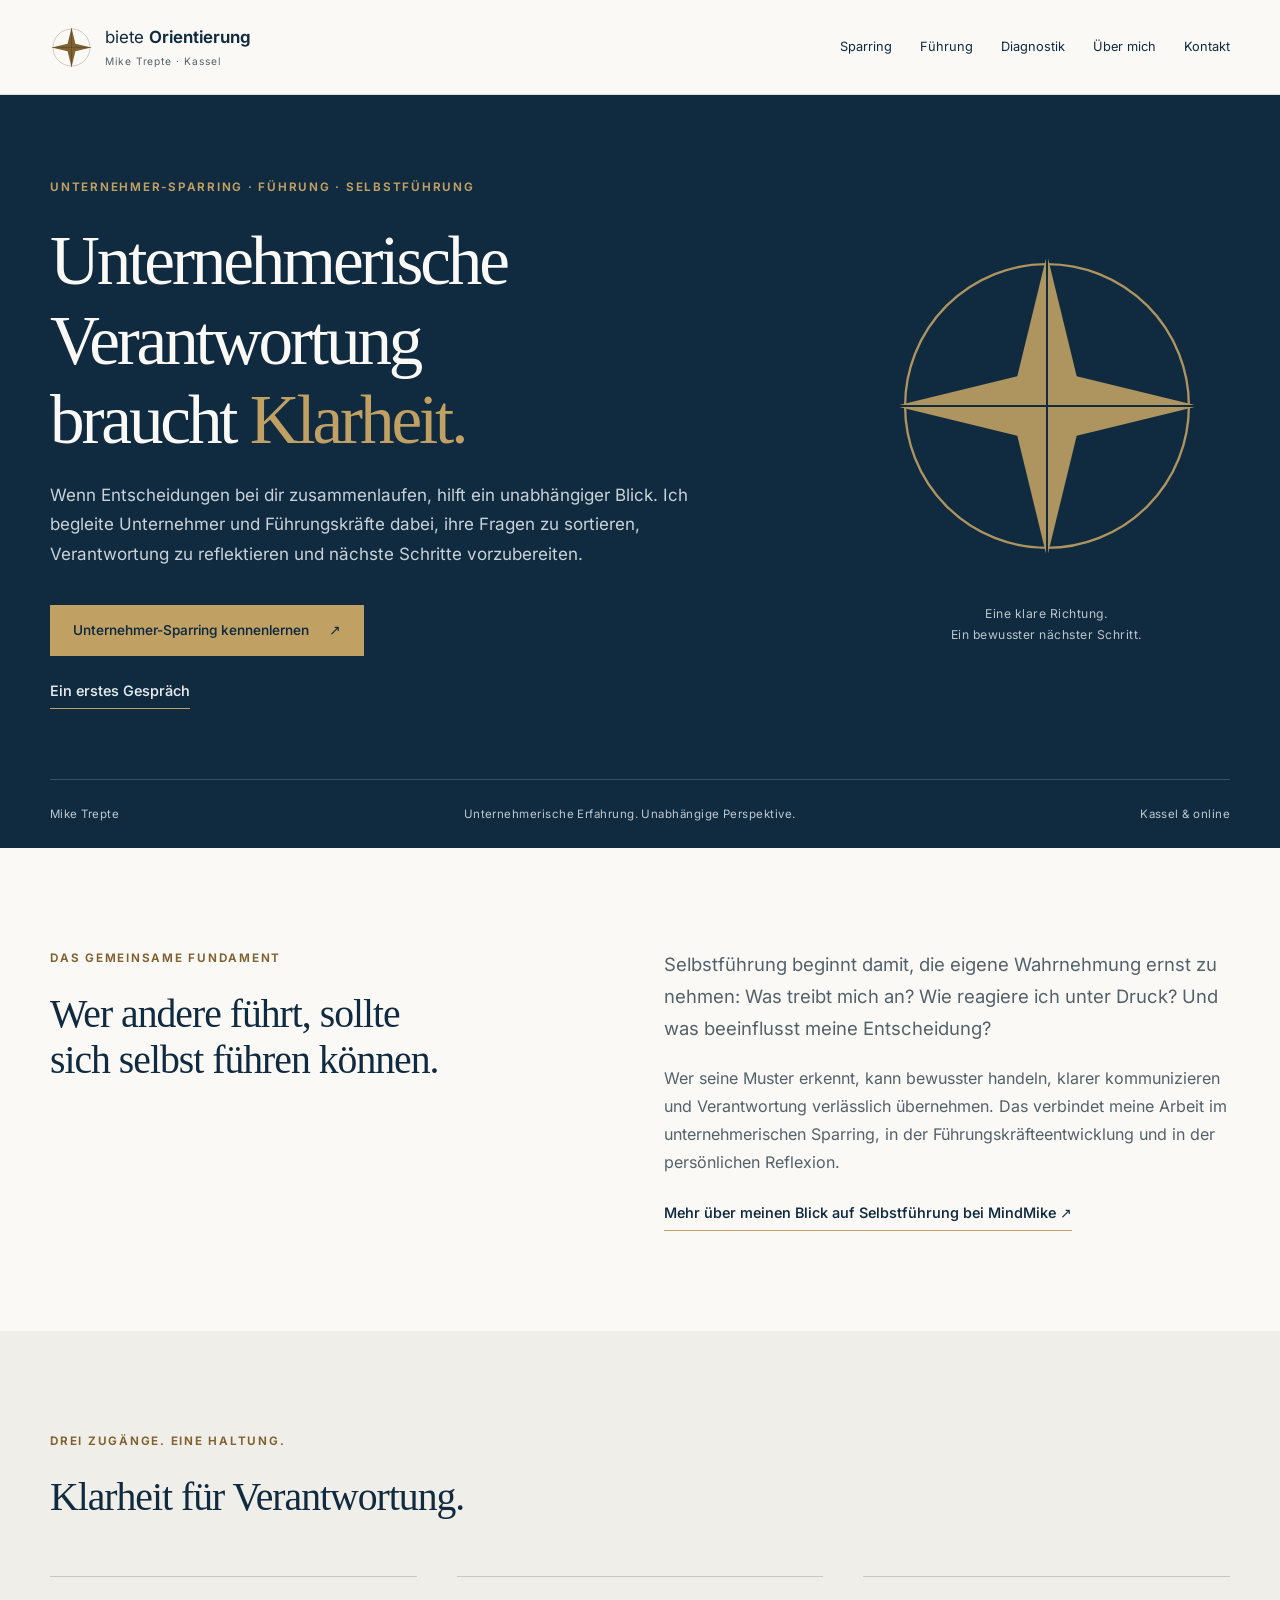
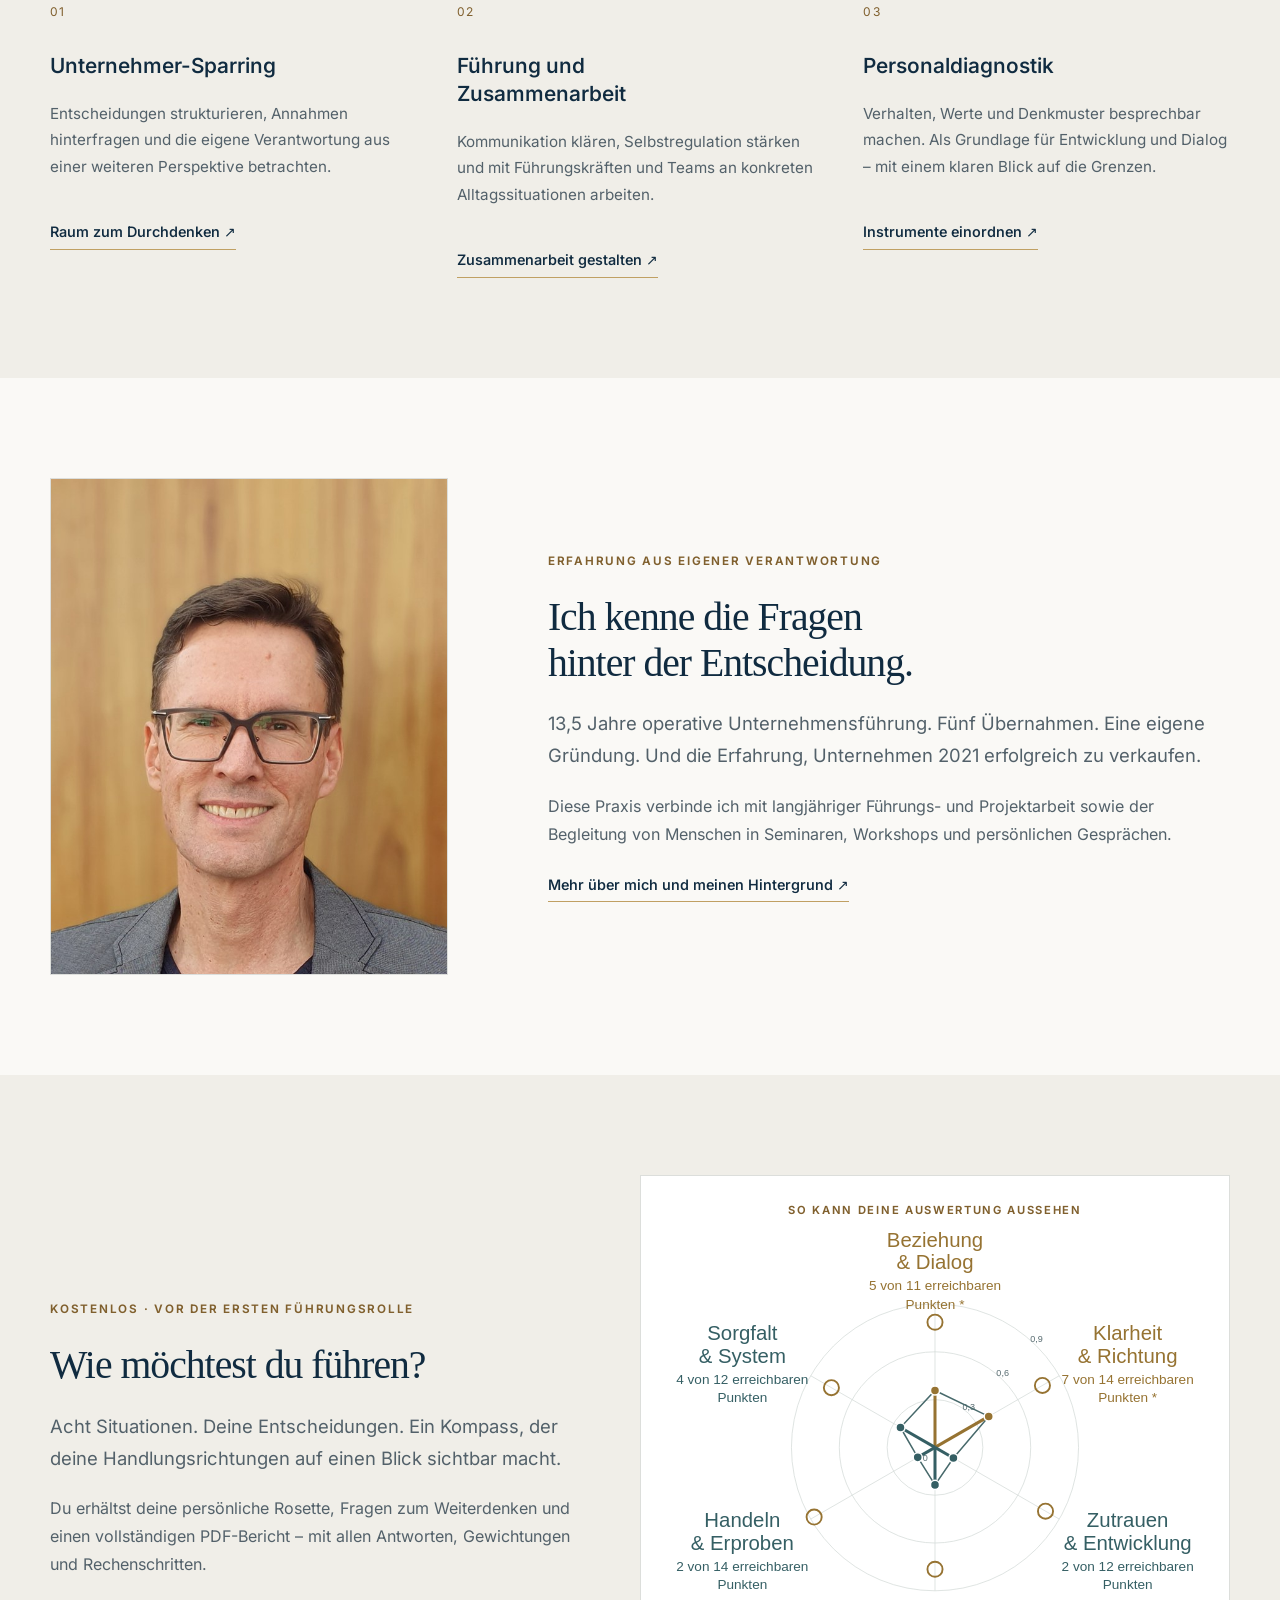
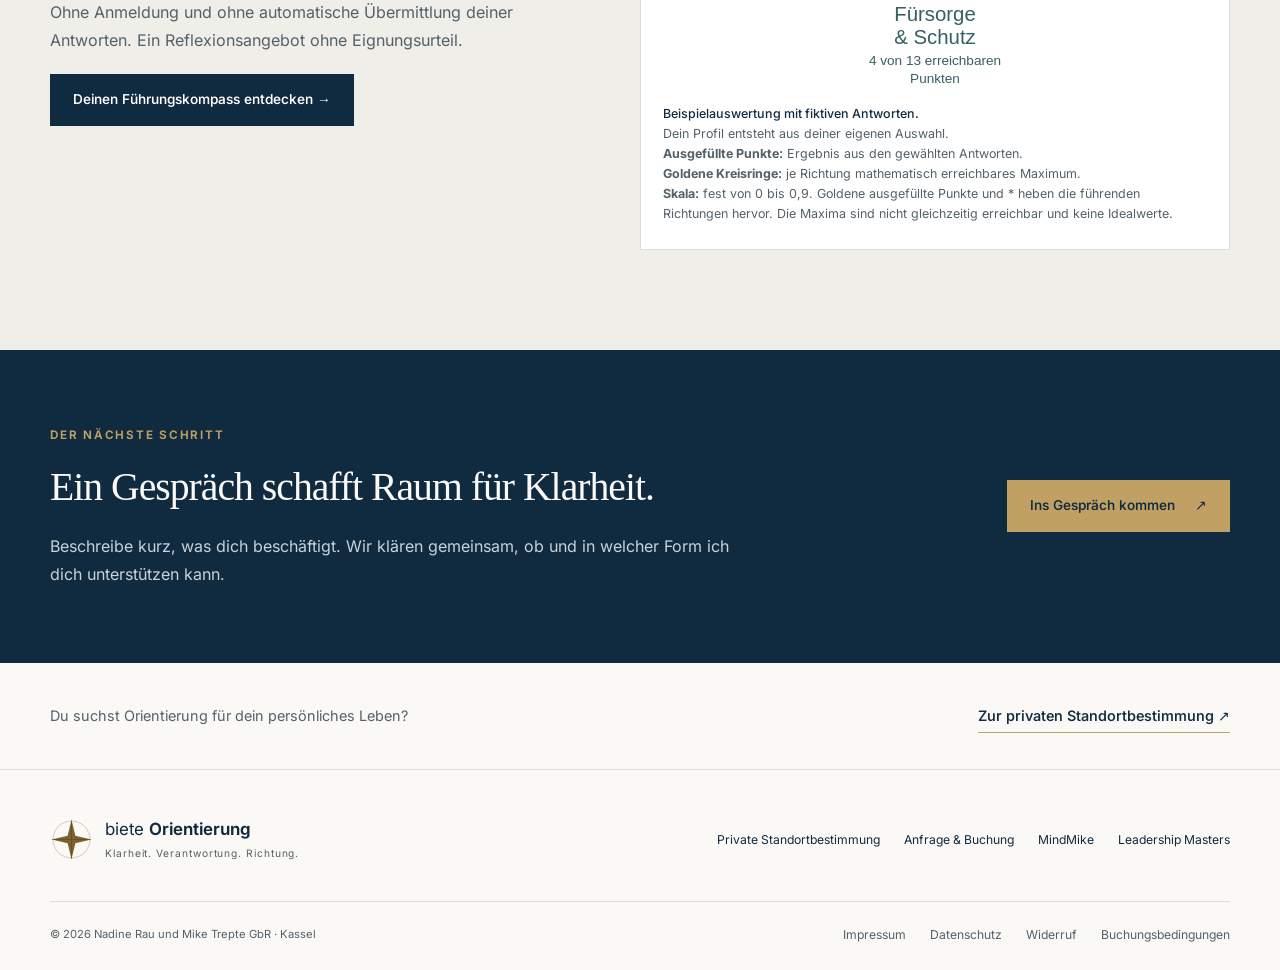
<file: index.html>
<!doctype html>
<html lang="de"><head><meta charset="utf-8"><meta name="viewport" content="width=device-width,initial-scale=1"><title>Unternehmerische Verantwortung braucht Klarheit | biete Orientierung</title><meta name="description" content="Unternehmer-Sparring, Führung und Selbstführung mit Mike Trepte. Unabhängige Perspektiven und Entscheidungsvorbereitung in Kassel und online."><meta name="robots" content="index,follow,max-image-preview:large"><meta name="theme-color" content="#102b40"><meta name="author" content="Mike Trepte"><link rel="canonical" href="https://biete-orientierung.de/"><link rel="icon" href="favicon.svg" type="image/svg+xml"><link rel="stylesheet" href="orientation.css"><meta property="og:type" content="website"><meta property="og:locale" content="de_DE"><meta property="og:site_name" content="biete Orientierung"><meta property="og:title" content="Unternehmerische Verantwortung braucht Klarheit"><meta property="og:description" content="Unternehmer-Sparring, Führung und Selbstführung mit Mike Trepte. Unabhängige Perspektiven und Entscheidungsvorbereitung in Kassel und online."><meta property="og:url" content="https://biete-orientierung.de/"><meta property="og:image" content="https://biete-orientierung.de/mike.jpg"><meta property="og:image:alt" content="Mike Trepte"><meta name="twitter:card" content="summary"><meta name="twitter:title" content="Unternehmerische Verantwortung braucht Klarheit"><meta name="twitter:description" content="Unternehmer-Sparring, Führung und Selbstführung mit Mike Trepte. Unabhängige Perspektiven und Entscheidungsvorbereitung in Kassel und online."><script type="application/ld+json">{"@context": "https://schema.org", "@type": "ProfessionalService", "name": "biete Orientierung – Mike Trepte", "url": "https://biete-orientierung.de/", "description": "Unternehmer-Sparring, Führung und Zusammenarbeit, Selbstführung und Entscheidungsvorbereitung.", "image": "https://biete-orientierung.de/mike.jpg", "email": "mike@mindmike.de", "telephone": "+4956143027276", "address": {"@type": "PostalAddress", "streetAddress": "Bettenhäuserstr. 1", "postalCode": "34123", "addressLocality": "Kassel", "addressCountry": "DE"}, "sameAs": ["https://mindmike.de/", "https://leadership-masters.info/"]}</script><script src="orientation.js" defer></script></head><body><a class="skip" href="#inhalt">Zum Inhalt</a><header class="site-header"><div class="wrap header-inner"><a class="brand" href="index.html"><svg viewBox="0 0 100 100" fill="none" aria-hidden="true"><circle cx="50" cy="50" r="43" stroke="currentColor" stroke-width=".7"/><path d="M50 4 59 41 96 50 59 59 50 96 41 59 4 50 41 41Z" fill="currentColor"/><path d="M50 4V96M4 50H96" stroke="var(--navy)" stroke-width=".6"/></svg><span>biete <strong>Orientierung</strong><small>Mike Trepte · Kassel</small></span></a><button class="menu-toggle" aria-controls="navigation" aria-expanded="false" hidden>Menü</button><nav id="navigation" aria-label="Hauptnavigation"><a href="unternehmer-sparring.html">Sparring</a><a href="fuehrung-zusammenarbeit.html">Führung</a><a href="personaldiagnostik.html">Diagnostik</a><a href="ueber-mich.html">Über mich</a><a href="kontakt.html">Kontakt</a></nav></div></header><main id="inhalt"><section class="home-hero"><div class="wrap hero-grid"><div><p class="eyebrow">Unternehmer-Sparring · Führung · Selbstführung</p><h1>Unternehmerische Verantwortung braucht <em>Klarheit.</em></h1><p class="intro">Wenn Entscheidungen bei dir zusammenlaufen, hilft ein unabhängiger Blick. Ich begleite Unternehmer und Führungskräfte dabei, ihre Fragen zu sortieren, Verantwortung zu reflektieren und nächste Schritte vorzubereiten.</p><a class="button" href="unternehmer-sparring.html">Unternehmer-Sparring kennenlernen <span aria-hidden="true">↗</span></a><a class="text-link hero-link" href="kontakt.html">Ein erstes Gespräch</a></div><div class="northstar"><svg viewBox="0 0 100 100" fill="none" aria-hidden="true"><circle cx="50" cy="50" r="43" stroke="currentColor" stroke-width=".7"/><path d="M50 4 59 41 96 50 59 59 50 96 41 59 4 50 41 41Z" fill="currentColor"/><path d="M50 4V96M4 50H96" stroke="var(--navy)" stroke-width=".6"/></svg><span>Eine klare Richtung.<br>Ein bewusster nächster Schritt.</span></div></div><div class="wrap hero-note"><span>Mike Trepte</span><span>Unternehmerische Erfahrung. Unabhängige Perspektive.</span><span>Kassel &amp; online</span></div></section>
<section class="section"><div class="wrap split"><div><p class="eyebrow">Das gemeinsame Fundament</p><h2>Wer andere führt, sollte sich selbst führen können.</h2></div><div><p class="intro">Selbstführung beginnt damit, die eigene Wahrnehmung ernst zu nehmen: Was treibt mich an? Wie reagiere ich unter Druck? Und was beeinflusst meine Entscheidung?</p><p>Wer seine Muster erkennt, kann bewusster handeln, klarer kommunizieren und Verantwortung verlässlich übernehmen. Das verbindet meine Arbeit im unternehmerischen Sparring, in der Führungskräfteentwicklung und in der persönlichen Reflexion.</p><a class="text-link" href="https://mindmike.de/kopf-herz-hand.html">Mehr über meinen Blick auf Selbstführung bei MindMike ↗</a></div></div></section>
<section class="section tinted"><div class="wrap"><p class="eyebrow">Drei Zugänge. Eine Haltung.</p><h2>Klarheit für Verantwortung.</h2><div class="services"><article><span class="number">01</span><h3>Unternehmer-Sparring</h3><p>Entscheidungen strukturieren, Annahmen hinterfragen und die eigene Verantwortung aus einer weiteren Perspektive betrachten.</p><a class="text-link" href="unternehmer-sparring.html">Raum zum Durchdenken ↗</a></article><article><span class="number">02</span><h3>Führung und Zusammenarbeit</h3><p>Kommunikation klären, Selbstregulation stärken und mit Führungskräften und Teams an konkreten Alltagssituationen arbeiten.</p><a class="text-link" href="fuehrung-zusammenarbeit.html">Zusammenarbeit gestalten ↗</a></article><article><span class="number">03</span><h3>Personaldiagnostik</h3><p>Verhalten, Werte und Denkmuster besprechbar machen. Als Grundlage für Entwicklung und Dialog – mit einem klaren Blick auf die Grenzen.</p><a class="text-link" href="personaldiagnostik.html">Instrumente einordnen ↗</a></article></div></div></section>
<section class="section" id="mike"><div class="wrap about-preview"><img src="mike.jpg" width="600" height="600" alt="Mike Trepte" loading="lazy"><div><p class="eyebrow">Erfahrung aus eigener Verantwortung</p><h2>Ich kenne die Fragen hinter der Entscheidung.</h2><p class="intro">13,5 Jahre operative Unternehmensführung. Fünf Übernahmen. Eine eigene Gründung. Und die Erfahrung, Unternehmen 2021 erfolgreich zu verkaufen.</p><p>Diese Praxis verbinde ich mit langjähriger Führungs- und Projektarbeit sowie der Begleitung von Menschen in Seminaren, Workshops und persönlichen Gesprächen.</p><a class="text-link" href="ueber-mich.html">Mehr über mich und meinen Hintergrund ↗</a></div></div></section><section class="section tinted" id="fuehrungskompass"><div class="wrap compass-preview"><div><p class="eyebrow">Kostenlos · Vor der ersten Führungsrolle</p><h2>Wie möchtest du führen?</h2><p class="intro">Acht Situationen. Deine Entscheidungen. Ein Kompass, der deine Handlungsrichtungen auf einen Blick sichtbar macht.</p><p>Du erhältst deine persönliche Rosette, Fragen zum Weiterdenken und einen vollständigen PDF-Bericht – mit allen Antworten, Gewichtungen und Rechenschritten.</p><p>Ohne Anmeldung und ohne automatische Übermittlung deiner Antworten. Ein Reflexionsangebot ohne Eignungsurteil.</p><a class="button" href="fuehrungskompass.html">Deinen Führungskompass entdecken →</a></div><figure class="compass-preview-image"><p class="eyebrow">So kann deine Auswertung aussehen</p><a href="fuehrungskompass.html" aria-label="Führungskompass starten"><img src="assets/kompass-beispiel.svg?v=20261014a" width="720" height="640" alt="Beispiel einer Kompassrosette mit sechs Handlungsrichtungen. Goldene ungefüllte Ringe markieren die je Richtung erreichbaren Maxima. Ausgefüllte Punkte zeigen das Beispielprofil." loading="lazy"></a><figcaption><strong>Beispielauswertung mit fiktiven Antworten.</strong> Dein Profil entsteht aus deiner eigenen Auswahl.<br><b>Ausgefüllte Punkte:</b> Ergebnis aus den gewählten Antworten.<br><b>Goldene Kreisringe:</b> je Richtung mathematisch erreichbares Maximum.<br><b>Skala:</b> fest von 0 bis 0,9. Goldene ausgefüllte Punkte und * heben die führenden Richtungen hervor. Die Maxima sind nicht gleichzeitig erreichbar und keine Idealwerte.</figcaption></figure></div></section><section class="cta"><div class="wrap split"><div><p class="eyebrow">Der nächste Schritt</p><h2>Ein Gespräch schafft Raum für Klarheit.</h2><p>Beschreibe kurz, was dich beschäftigt. Wir klären gemeinsam, ob und in welcher Form ich dich unterstützen kann.</p></div><a class="button light" href="kontakt.html">Ins Gespräch kommen <span aria-hidden="true">↗</span></a></div></section>
<aside class="private-note wrap"><p>Du suchst Orientierung für dein persönliches Leben?</p><a class="text-link" href="standortbestimmung.html">Zur privaten Standortbestimmung ↗</a></aside></main><footer class="site-footer"><div class="wrap footer-top"><a class="brand" href="index.html"><svg viewBox="0 0 100 100" fill="none" aria-hidden="true"><circle cx="50" cy="50" r="43" stroke="currentColor" stroke-width=".7"/><path d="M50 4 59 41 96 50 59 59 50 96 41 59 4 50 41 41Z" fill="currentColor"/><path d="M50 4V96M4 50H96" stroke="var(--navy)" stroke-width=".6"/></svg><span>biete <strong>Orientierung</strong><small>Klarheit. Verantwortung. Richtung.</small></span></a><div><a href="standortbestimmung.html">Private Standortbestimmung</a><a href="buchung.html">Anfrage &amp; Buchung</a><a href="https://mindmike.de/">MindMike</a><a href="https://leadership-masters.info/">Leadership Masters</a></div></div><div class="wrap footer-bottom"><small>© 2026 Nadine Rau und Mike Trepte GbR · Kassel</small><div><a href="impressum.html">Impressum</a><a href="datenschutz.html">Datenschutz</a><a href="widerruf.html">Widerruf</a><a href="buchungsbedingungen.html">Buchungsbedingungen</a></div></div></footer></body></html>
</file>
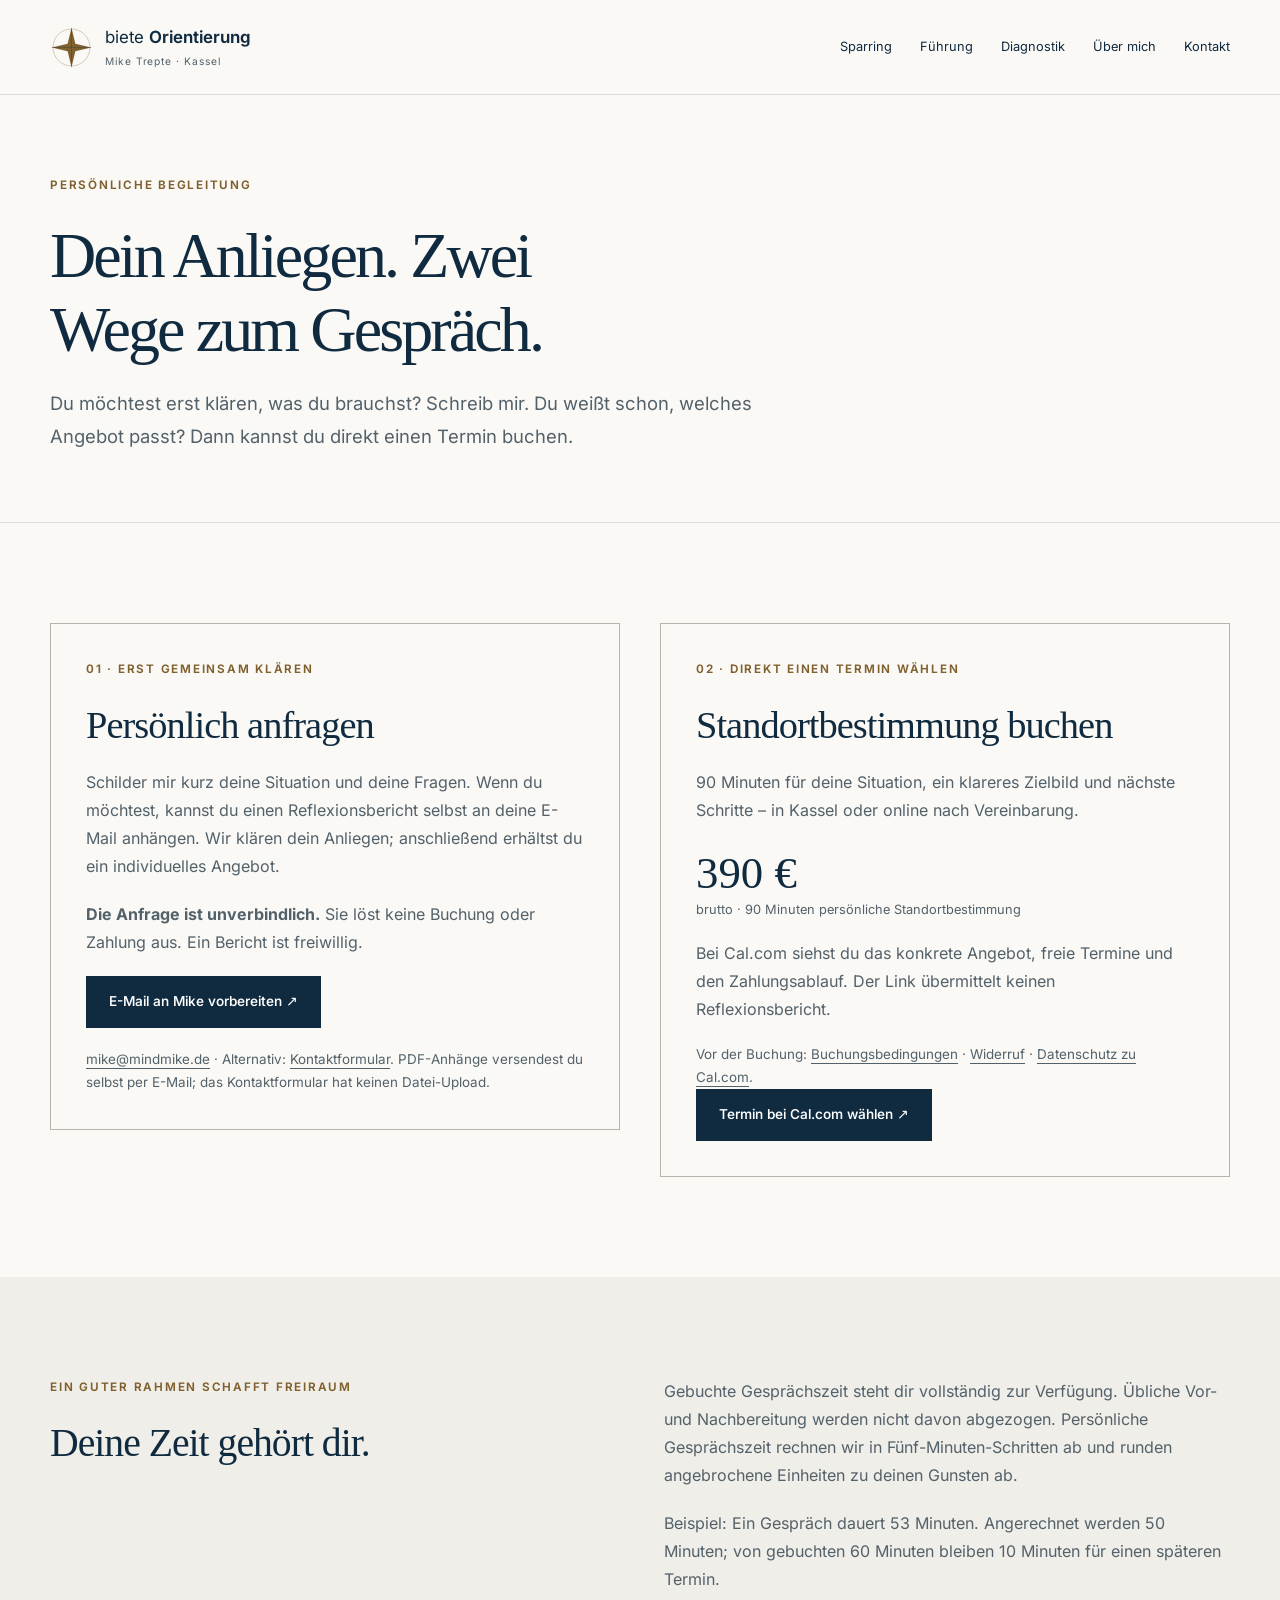
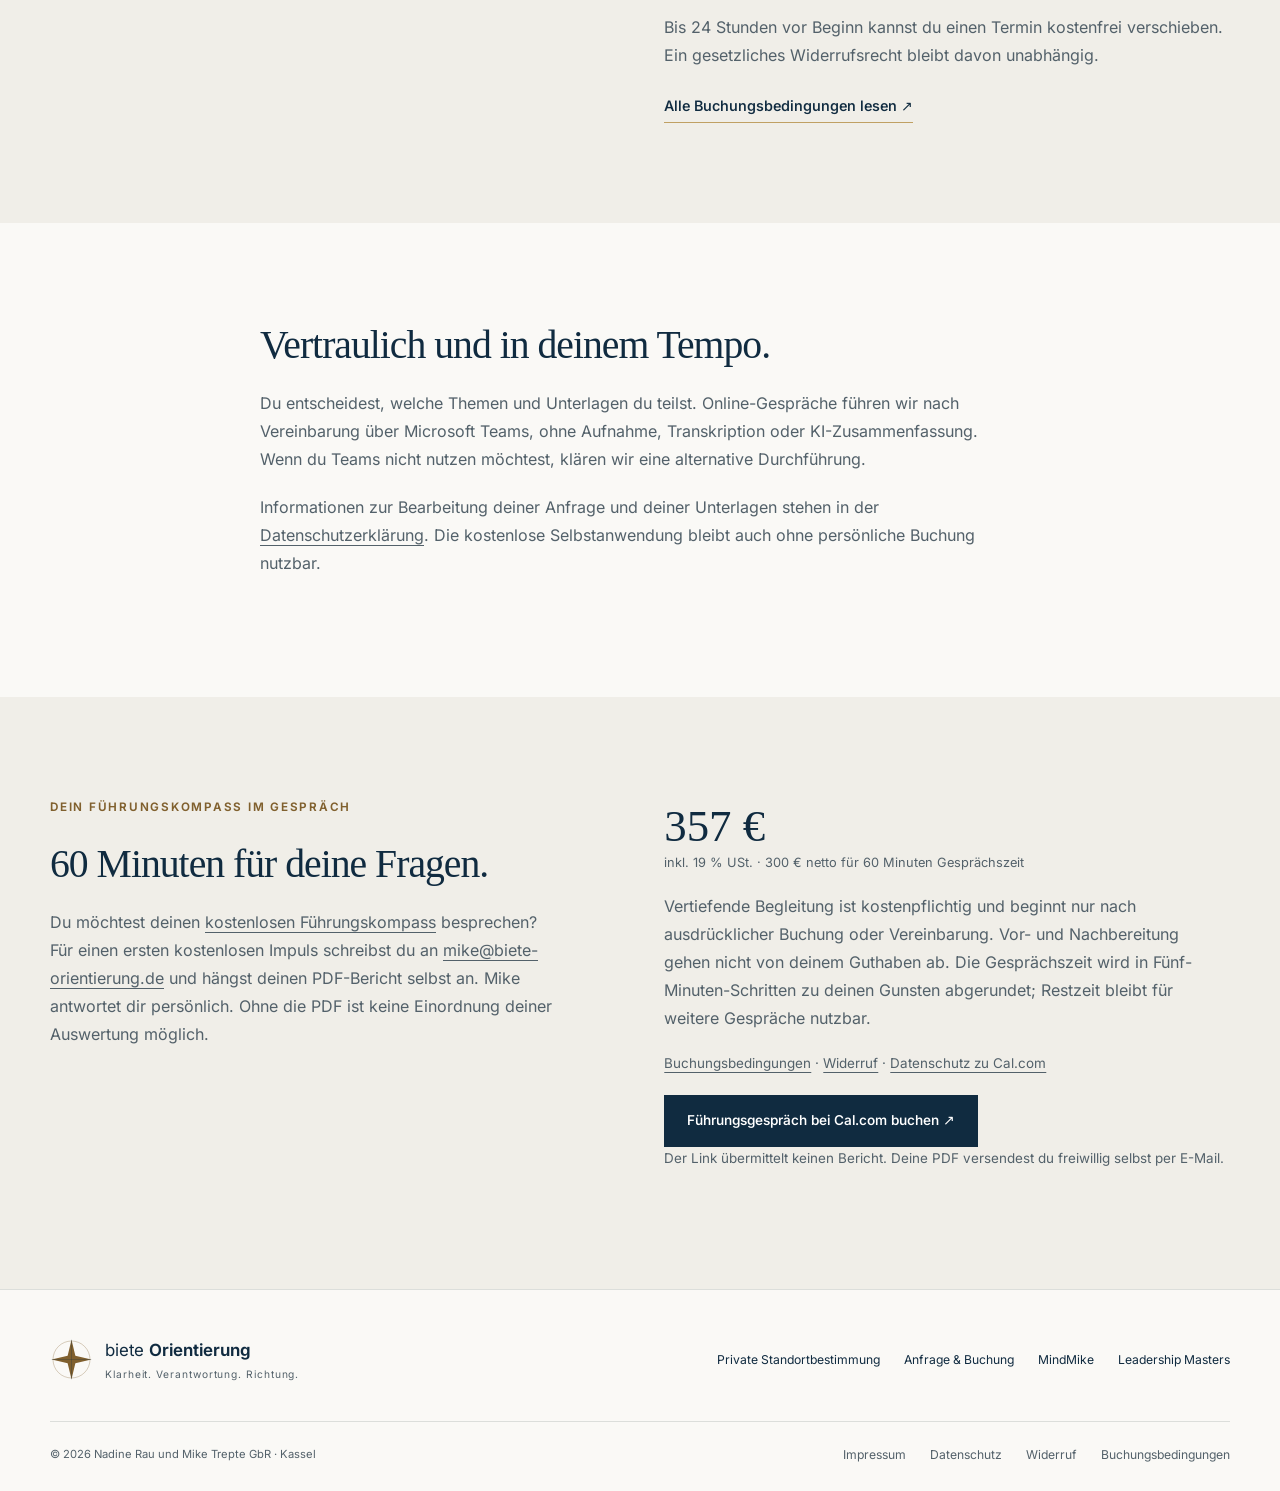
<file: buchung.html>
<!doctype html>
<html lang="de"><head><meta charset="utf-8"><meta name="viewport" content="width=device-width,initial-scale=1"><title>Anfrage &amp; Buchung | biete Orientierung</title><meta name="description" content="Persönlich anfragen oder direkt über Cal.com buchen. Klare Buchungsbedingungen, faire Zeitabrechnung und freiwillige Berichtsweitergabe."><meta name="robots" content="index,follow,max-image-preview:large"><meta name="theme-color" content="#102b40"><meta name="author" content="Mike Trepte"><link rel="canonical" href="https://biete-orientierung.de/buchung.html"><link rel="icon" href="favicon.svg" type="image/svg+xml"><link rel="stylesheet" href="orientation.css"><meta property="og:type" content="website"><meta property="og:locale" content="de_DE"><meta property="og:site_name" content="biete Orientierung"><meta property="og:title" content="Anfrage &amp; Buchung"><meta property="og:description" content="Kostenlose Selbstanwendung: Zielbild, Standort und nächster Schritt. Optional 90 Minuten persönliche Begleitung mit Mike Trepte für 390 € brutto."><meta property="og:url" content="https://biete-orientierung.de/buchung.html"><meta property="og:image" content="https://biete-orientierung.de/mike.jpg"><meta property="og:image:alt" content="Mike Trepte"><meta name="twitter:card" content="summary"><meta name="twitter:title" content="Anfrage &amp; Buchung"><meta name="twitter:description" content="Kostenlose Selbstanwendung: Zielbild, Standort und nächster Schritt. Optional 90 Minuten persönliche Begleitung mit Mike Trepte für 390 € brutto."><script src="orientation.js" defer></script></head><body><a class="skip" href="#inhalt">Zum Inhalt</a><header class="site-header"><div class="wrap header-inner"><a class="brand" href="index.html"><svg viewBox="0 0 100 100" fill="none" aria-hidden="true"><circle cx="50" cy="50" r="43" stroke="currentColor" stroke-width=".7"/><path d="M50 4 59 41 96 50 59 59 50 96 41 59 4 50 41 41Z" fill="currentColor"/><path d="M50 4V96M4 50H96" stroke="var(--navy)" stroke-width=".6"/></svg><span>biete <strong>Orientierung</strong><small>Mike Trepte · Kassel</small></span></a><button class="menu-toggle" aria-controls="navigation" aria-expanded="false" hidden>Menü</button><nav id="navigation" aria-label="Hauptnavigation"><a href="unternehmer-sparring.html">Sparring</a><a href="fuehrung-zusammenarbeit.html">Führung</a><a href="personaldiagnostik.html">Diagnostik</a><a href="ueber-mich.html">Über mich</a><a href="kontakt.html">Kontakt</a></nav></div></header><main id="inhalt"><section class="page-hero"><div class="wrap"><p class="eyebrow">Persönliche Begleitung</p><h1>Dein Anliegen. Zwei Wege zum Gespräch.</h1><p class="intro">Du möchtest erst klären, was du brauchst? Schreib mir. Du weißt schon, welches Angebot passt? Dann kannst du direkt einen Termin buchen.</p></div></section>
<section class="section"><div class="wrap booking-options"><article class="price-card" id="anfrage"><p class="eyebrow">01 · Erst gemeinsam klären</p><h2>Persönlich anfragen</h2><p>Schilder mir kurz deine Situation und deine Fragen. Wenn du möchtest, kannst du einen Reflexionsbericht selbst an deine E-Mail anhängen. Wir klären dein Anliegen; anschließend erhältst du ein individuelles Angebot.</p><p><strong>Die Anfrage ist unverbindlich.</strong> Sie löst keine Buchung oder Zahlung aus. Ein Bericht ist freiwillig.</p><a class="button" href="mailto:mike@mindmike.de?subject=Anfrage%20zur%20pers%C3%B6nlichen%20Begleitung">E-Mail an Mike vorbereiten ↗</a><p class="small"><a href="mailto:mike@mindmike.de">mike@mindmike.de</a> · Alternativ: <a href="kontakt.html">Kontaktformular</a>. PDF-Anhänge versendest du selbst per E-Mail; das Kontaktformular hat keinen Datei-Upload.</p></article>
<article class="price-card" id="direkt"><p class="eyebrow">02 · Direkt einen Termin wählen</p><h2>Standortbestimmung buchen</h2><p>90 Minuten für deine Situation, ein klareres Zielbild und nächste Schritte – in Kassel oder online nach Vereinbarung.</p><p class="price">390 € <small>brutto · 90 Minuten persönliche Standortbestimmung</small></p><p>Bei Cal.com siehst du das konkrete Angebot, freie Termine und den Zahlungsablauf. Der Link übermittelt keinen Reflexionsbericht.</p><p class="small">Vor der Buchung: <a href="buchungsbedingungen.html">Buchungsbedingungen</a> · <a href="widerruf.html">Widerruf</a> · <a href="datenschutz.html#cal">Datenschutz zu Cal.com</a>.</p><a class="button" href="https://cal.com/mike-trepte/standortbestimmung-mit-mike">Termin bei Cal.com wählen ↗</a></article></div></section>
<section class="section tinted"><div class="wrap split"><div><p class="eyebrow">Ein guter Rahmen schafft Freiraum</p><h2>Deine Zeit gehört dir.</h2></div><div><p>Gebuchte Gesprächszeit steht dir vollständig zur Verfügung. Übliche Vor- und Nachbereitung werden nicht davon abgezogen. Persönliche Gesprächszeit rechnen wir in Fünf-Minuten-Schritten ab und runden angebrochene Einheiten zu deinen Gunsten ab.</p><p>Beispiel: Ein Gespräch dauert 53 Minuten. Angerechnet werden 50 Minuten; von gebuchten 60 Minuten bleiben 10 Minuten für einen späteren Termin.</p><p>Bis 24 Stunden vor Beginn kannst du einen Termin kostenfrei verschieben. Ein gesetzliches Widerrufsrecht bleibt davon unabhängig.</p><a class="text-link" href="buchungsbedingungen.html">Alle Buchungsbedingungen lesen ↗</a></div></div></section>
<section class="section"><div class="wrap narrow"><h2>Vertraulich und in deinem Tempo.</h2><p>Du entscheidest, welche Themen und Unterlagen du teilst. Online-Gespräche führen wir nach Vereinbarung über Microsoft Teams, ohne Aufnahme, Transkription oder KI-Zusammenfassung. Wenn du Teams nicht nutzen möchtest, klären wir eine alternative Durchführung.</p><p>Informationen zur Bearbeitung deiner Anfrage und deiner Unterlagen stehen in der <a href="datenschutz.html#persoenliche-beratung">Datenschutzerklärung</a>. Die kostenlose Selbstanwendung bleibt auch ohne persönliche Buchung nutzbar.</p></div></section><section class="section tinted" id="fuehrungskompass-gespraech"><div class="wrap split"><div><p class="eyebrow">Dein Führungskompass im Gespräch</p><h2>60 Minuten für deine Fragen.</h2><p>Du möchtest deinen <a href="fuehrungskompass.html">kostenlosen Führungskompass</a> besprechen? Für einen ersten kostenlosen Impuls schreibst du an <a href="mailto:mike@biete-orientierung.de">mike@biete-orientierung.de</a> und hängst deinen PDF-Bericht selbst an. Mike antwortet dir persönlich. Ohne die PDF ist keine Einordnung deiner Auswertung möglich.</p></div><div><p class="price">357 € <small>inkl. 19 % USt. · 300 € netto für 60 Minuten Gesprächszeit</small></p><p>Vertiefende Begleitung ist kostenpflichtig und beginnt nur nach ausdrücklicher Buchung oder Vereinbarung. Vor- und Nachbereitung gehen nicht von deinem Guthaben ab. Die Gesprächszeit wird in Fünf-Minuten-Schritten zu deinen Gunsten abgerundet; Restzeit bleibt für weitere Gespräche nutzbar.</p><p class="small"><a href="buchungsbedingungen.html">Buchungsbedingungen</a> · <a href="widerruf.html">Widerruf</a> · <a href="datenschutz.html#cal">Datenschutz zu Cal.com</a></p><a class="button" href="https://cal.com/mike-trepte/60-minuten-zeitkontigent-mit-mike-trepte">Führungsgespräch bei Cal.com buchen ↗</a><p class="small">Der Link übermittelt keinen Bericht. Deine PDF versendest du freiwillig selbst per E-Mail.</p></div></div></section></main><footer class="site-footer"><div class="wrap footer-top"><a class="brand" href="index.html"><svg viewBox="0 0 100 100" fill="none" aria-hidden="true"><circle cx="50" cy="50" r="43" stroke="currentColor" stroke-width=".7"/><path d="M50 4 59 41 96 50 59 59 50 96 41 59 4 50 41 41Z" fill="currentColor"/><path d="M50 4V96M4 50H96" stroke="var(--navy)" stroke-width=".6"/></svg><span>biete <strong>Orientierung</strong><small>Klarheit. Verantwortung. Richtung.</small></span></a><div><a href="standortbestimmung.html">Private Standortbestimmung</a><a href="buchung.html">Anfrage &amp; Buchung</a><a href="https://mindmike.de/">MindMike</a><a href="https://leadership-masters.info/">Leadership Masters</a></div></div><div class="wrap footer-bottom"><small>© 2026 Nadine Rau und Mike Trepte GbR · Kassel</small><div><a href="impressum.html">Impressum</a><a href="datenschutz.html">Datenschutz</a><a href="widerruf.html">Widerruf</a><a href="buchungsbedingungen.html">Buchungsbedingungen</a></div></div></footer></body></html>
</file>
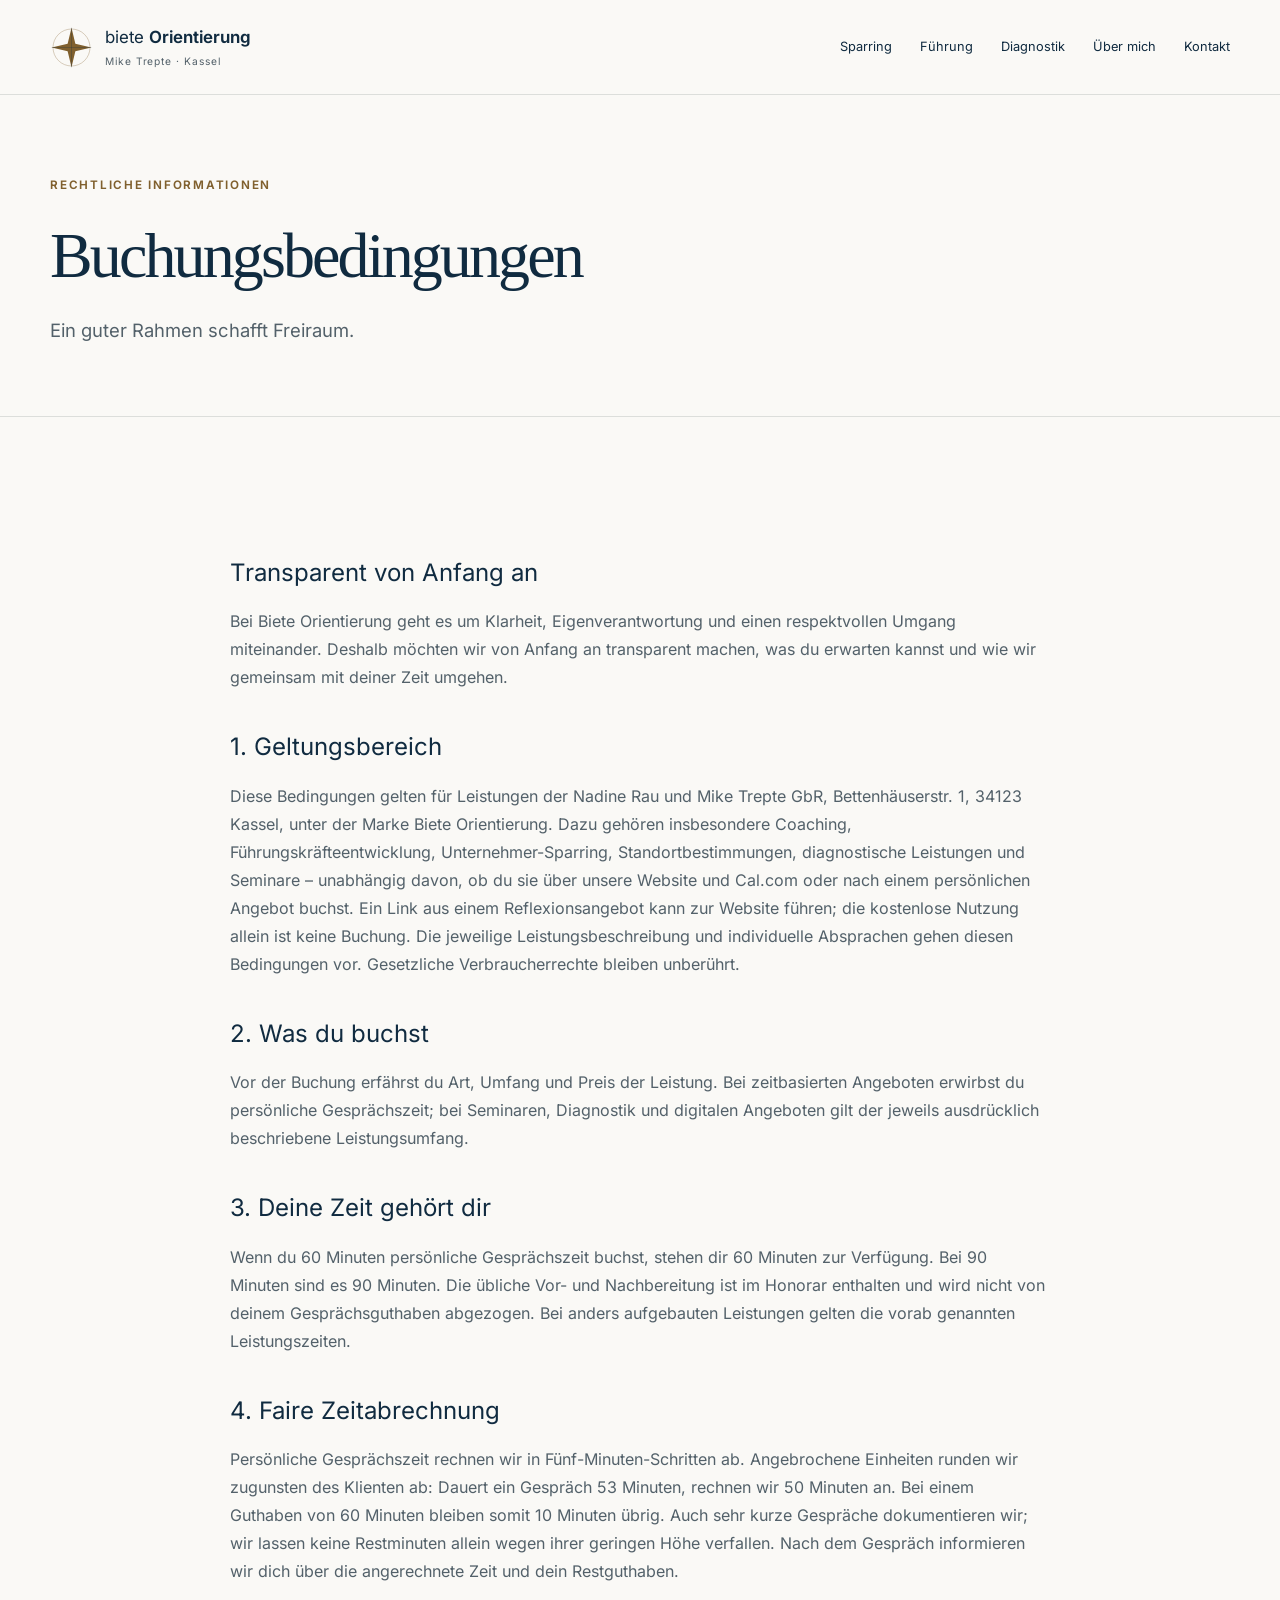
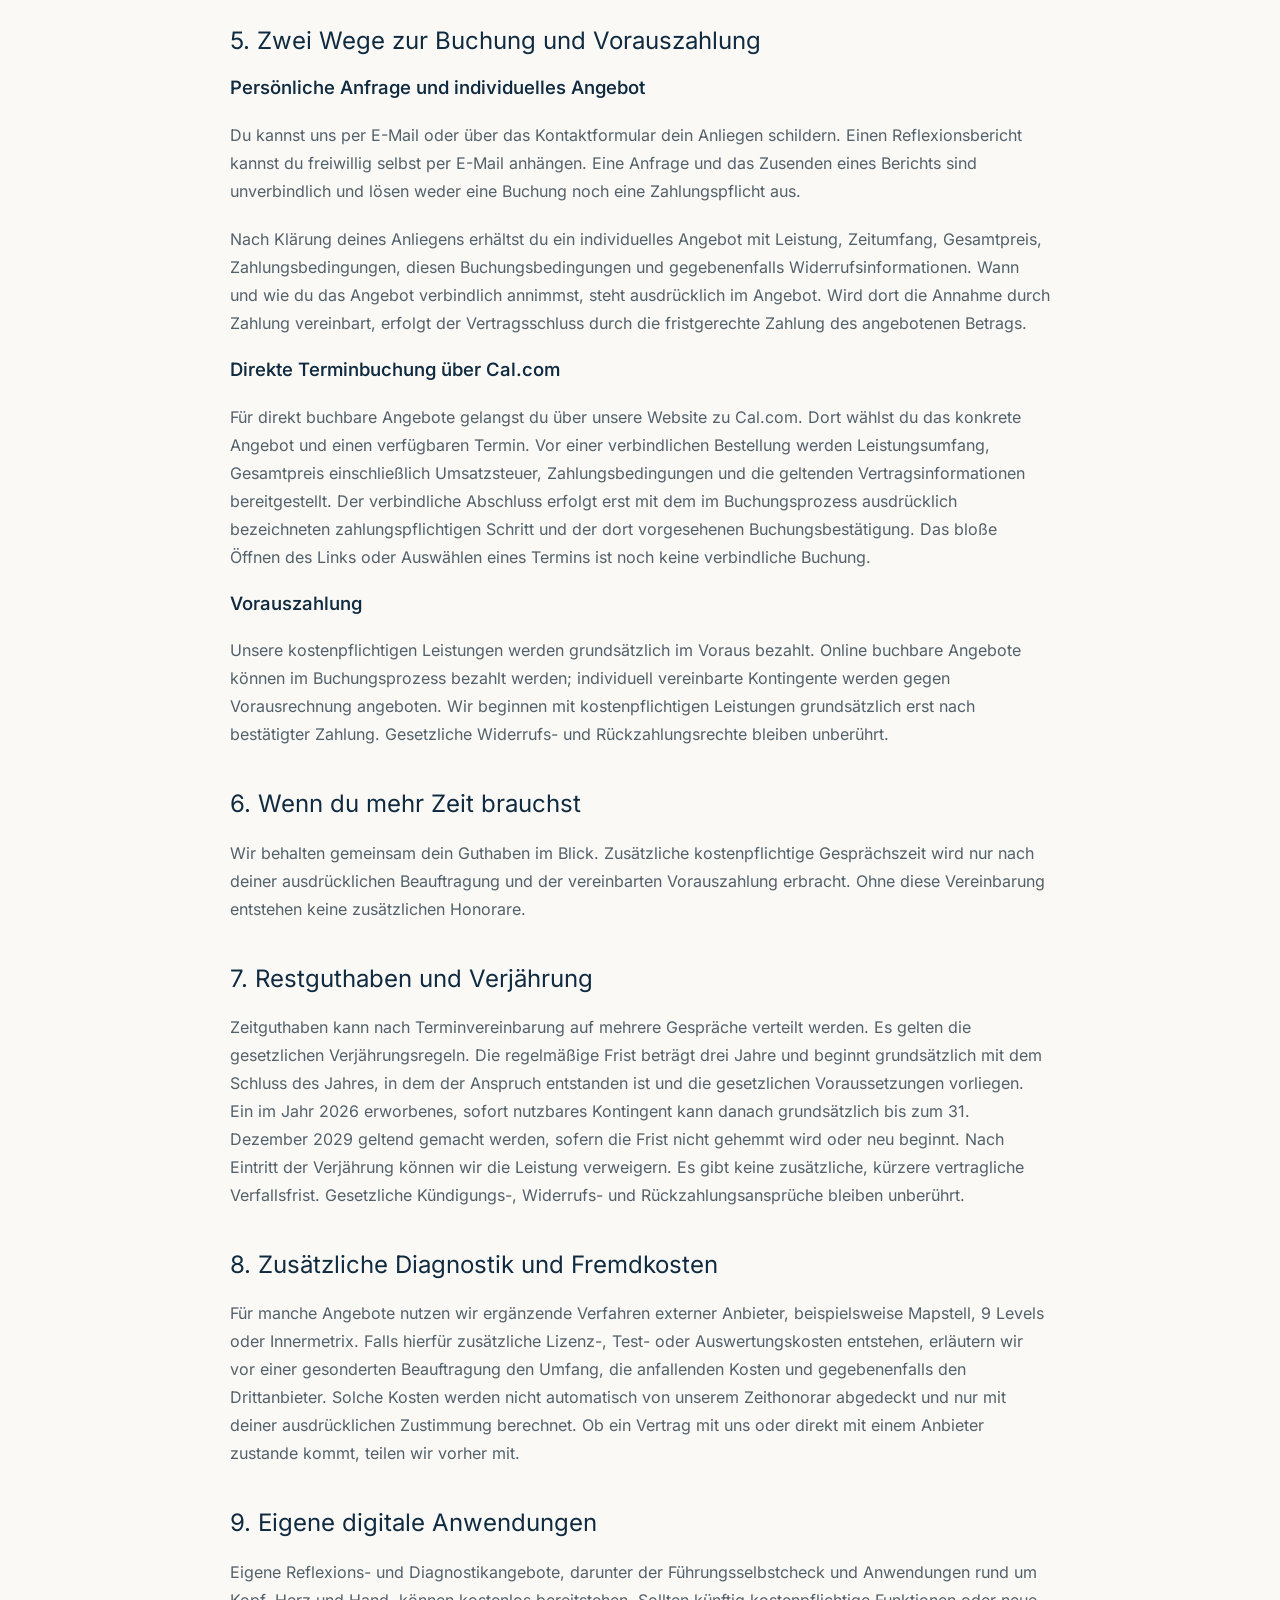
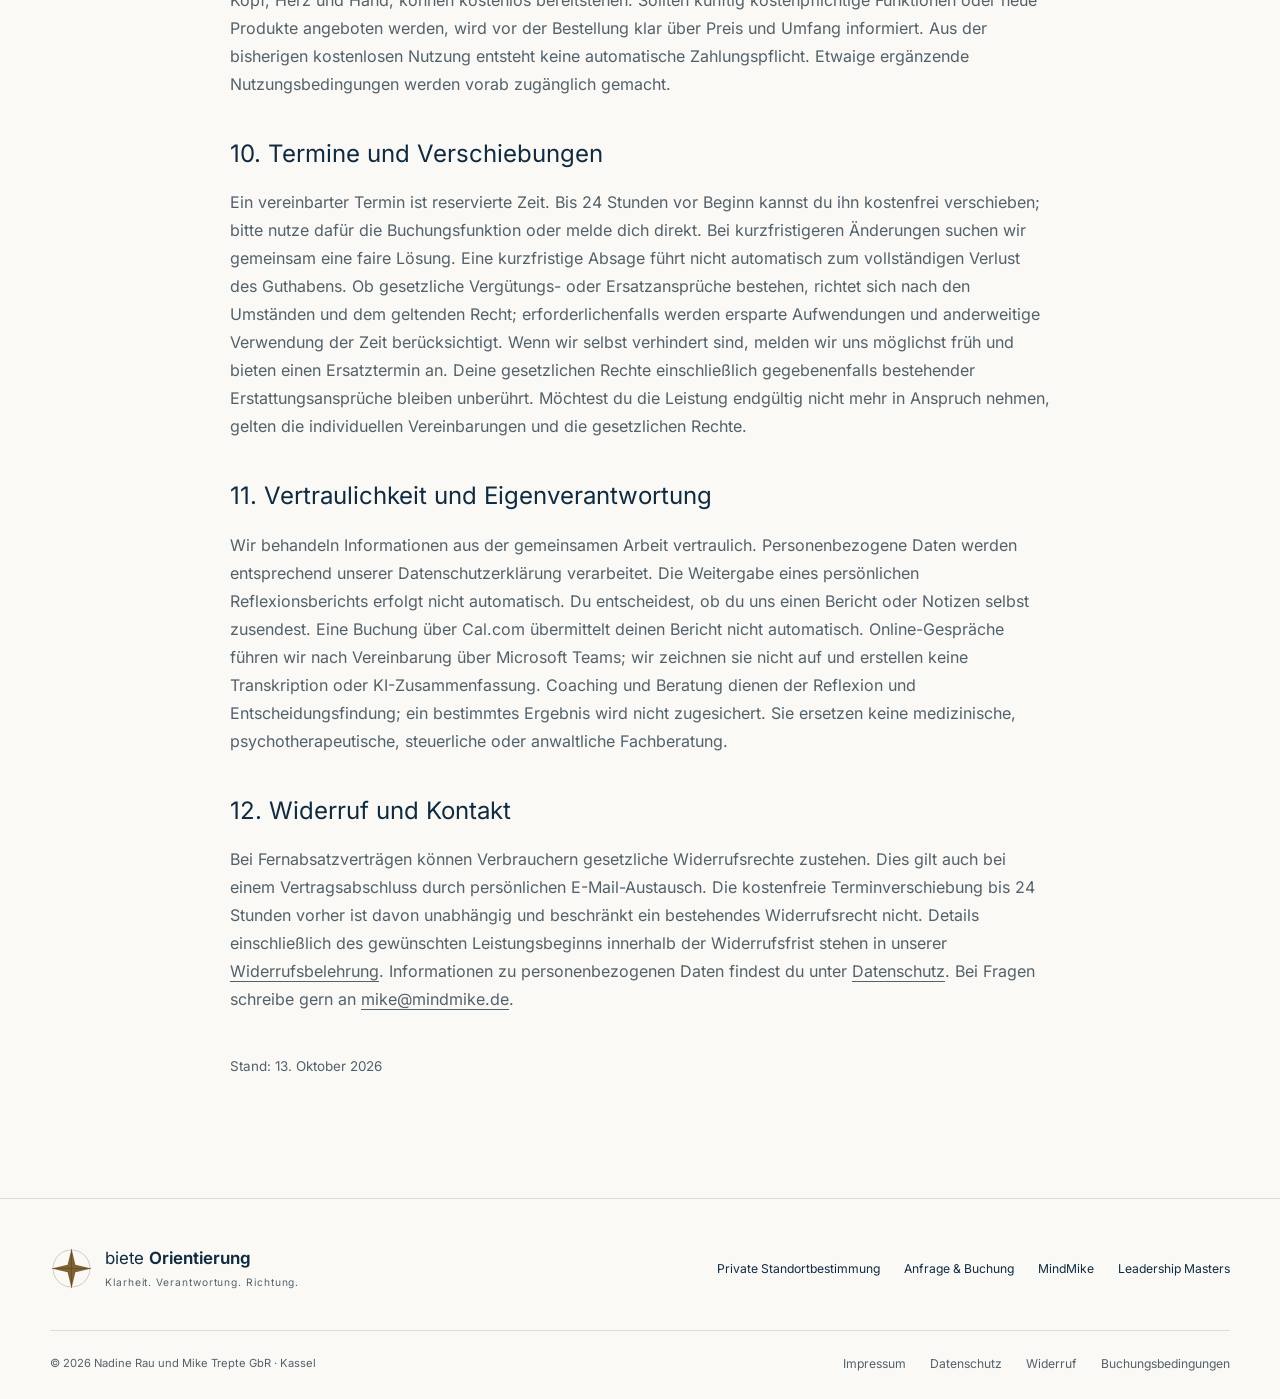
<file: buchungsbedingungen.html>
<!doctype html>
<html lang="de"><head><meta charset="utf-8"><meta name="viewport" content="width=device-width,initial-scale=1"><title>Buchungsbedingungen | biete Orientierung</title><meta name="description" content="Buchungsbedingungen von biete Orientierung – Nadine Rau und Mike Trepte GbR, Kassel."><meta name="robots" content="noindex,follow"><meta name="theme-color" content="#102b40"><meta name="author" content="Mike Trepte"><link rel="canonical" href="https://biete-orientierung.de/buchungsbedingungen.html"><link rel="icon" href="favicon.svg" type="image/svg+xml"><link rel="stylesheet" href="orientation.css"><meta property="og:type" content="website"><meta property="og:locale" content="de_DE"><meta property="og:site_name" content="biete Orientierung"><meta property="og:title" content="Buchungsbedingungen"><meta property="og:description" content="Buchungsbedingungen von biete Orientierung – Nadine Rau und Mike Trepte GbR, Kassel."><meta property="og:url" content="https://biete-orientierung.de/buchungsbedingungen.html"><meta property="og:image" content="https://biete-orientierung.de/mike.jpg"><meta property="og:image:alt" content="Mike Trepte"><meta name="twitter:card" content="summary"><meta name="twitter:title" content="Buchungsbedingungen"><meta name="twitter:description" content="Buchungsbedingungen von biete Orientierung – Nadine Rau und Mike Trepte GbR, Kassel."><script src="orientation.js" defer></script></head><body><a class="skip" href="#inhalt">Zum Inhalt</a><header class="site-header"><div class="wrap header-inner"><a class="brand" href="index.html"><svg viewBox="0 0 100 100" fill="none" aria-hidden="true"><circle cx="50" cy="50" r="43" stroke="currentColor" stroke-width=".7"/><path d="M50 4 59 41 96 50 59 59 50 96 41 59 4 50 41 41Z" fill="currentColor"/><path d="M50 4V96M4 50H96" stroke="var(--navy)" stroke-width=".6"/></svg><span>biete <strong>Orientierung</strong><small>Mike Trepte · Kassel</small></span></a><button class="menu-toggle" aria-controls="navigation" aria-expanded="false" hidden>Menü</button><nav id="navigation" aria-label="Hauptnavigation"><a href="unternehmer-sparring.html">Sparring</a><a href="fuehrung-zusammenarbeit.html">Führung</a><a href="personaldiagnostik.html">Diagnostik</a><a href="ueber-mich.html">Über mich</a><a href="kontakt.html">Kontakt</a></nav></div></header><main id="inhalt"><section class="page-hero"><div class="wrap"><p class="eyebrow">Rechtliche Informationen</p><h1>Buchungsbedingungen</h1><p class="intro">Ein guter Rahmen schafft Freiraum.</p></div></section><div class="section legal"><div class="narrow"><section><h2>Transparent von Anfang an</h2><p>Bei Biete Orientierung geht es um Klarheit, Eigenverantwortung und einen respektvollen Umgang miteinander. Deshalb möchten wir von Anfang an transparent machen, was du erwarten kannst und wie wir gemeinsam mit deiner Zeit umgehen.</p></section>
<section><h2>1. Geltungsbereich</h2><p>Diese Bedingungen gelten für Leistungen der Nadine Rau und Mike Trepte GbR, Bettenhäuserstr. 1, 34123 Kassel, unter der Marke Biete Orientierung. Dazu gehören insbesondere Coaching, Führungskräfteentwicklung, Unternehmer-Sparring, Standortbestimmungen, diagnostische Leistungen und Seminare – unabhängig davon, ob du sie über unsere Website und Cal.com oder nach einem persönlichen Angebot buchst. Ein Link aus einem Reflexionsangebot kann zur Website führen; die kostenlose Nutzung allein ist keine Buchung. Die jeweilige Leistungsbeschreibung und individuelle Absprachen gehen diesen Bedingungen vor. Gesetzliche Verbraucherrechte bleiben unberührt.</p></section>
<section><h2>2. Was du buchst</h2><p>Vor der Buchung erfährst du Art, Umfang und Preis der Leistung. Bei zeitbasierten Angeboten erwirbst du persönliche Gesprächszeit; bei Seminaren, Diagnostik und digitalen Angeboten gilt der jeweils ausdrücklich beschriebene Leistungsumfang.</p></section>
<section><h2>3. Deine Zeit gehört dir</h2><p>Wenn du 60 Minuten persönliche Gesprächszeit buchst, stehen dir 60 Minuten zur Verfügung. Bei 90 Minuten sind es 90 Minuten. Die übliche Vor- und Nachbereitung ist im Honorar enthalten und wird nicht von deinem Gesprächsguthaben abgezogen. Bei anders aufgebauten Leistungen gelten die vorab genannten Leistungszeiten.</p></section>
<section><h2>4. Faire Zeitabrechnung</h2><p>Persönliche Gesprächszeit rechnen wir in Fünf-Minuten-Schritten ab. Angebrochene Einheiten runden wir zugunsten des Klienten ab: Dauert ein Gespräch 53 Minuten, rechnen wir 50 Minuten an. Bei einem Guthaben von 60 Minuten bleiben somit 10 Minuten übrig. Auch sehr kurze Gespräche dokumentieren wir; wir lassen keine Restminuten allein wegen ihrer geringen Höhe verfallen. Nach dem Gespräch informieren wir dich über die angerechnete Zeit und dein Restguthaben.</p></section>
<section id="buchungswege"><h2>5. Zwei Wege zur Buchung und Vorauszahlung</h2>
<h3>Persönliche Anfrage und individuelles Angebot</h3>
<p>Du kannst uns per E-Mail oder über das Kontaktformular dein Anliegen schildern. Einen Reflexionsbericht kannst du freiwillig selbst per E-Mail anhängen. Eine Anfrage und das Zusenden eines Berichts sind unverbindlich und lösen weder eine Buchung noch eine Zahlungspflicht aus.</p>
<p>Nach Klärung deines Anliegens erhältst du ein individuelles Angebot mit Leistung, Zeitumfang, Gesamtpreis, Zahlungsbedingungen, diesen Buchungsbedingungen und gegebenenfalls Widerrufsinformationen. Wann und wie du das Angebot verbindlich annimmst, steht ausdrücklich im Angebot. Wird dort die Annahme durch Zahlung vereinbart, erfolgt der Vertragsschluss durch die fristgerechte Zahlung des angebotenen Betrags.</p>
<h3>Direkte Terminbuchung über Cal.com</h3>
<p>Für direkt buchbare Angebote gelangst du über unsere Website zu Cal.com. Dort wählst du das konkrete Angebot und einen verfügbaren Termin. Vor einer verbindlichen Bestellung werden Leistungsumfang, Gesamtpreis einschließlich Umsatzsteuer, Zahlungsbedingungen und die geltenden Vertragsinformationen bereitgestellt. Der verbindliche Abschluss erfolgt erst mit dem im Buchungsprozess ausdrücklich bezeichneten zahlungspflichtigen Schritt und der dort vorgesehenen Buchungsbestätigung. Das bloße Öffnen des Links oder Auswählen eines Termins ist noch keine verbindliche Buchung.</p>
<h3>Vorauszahlung</h3>
<p>Unsere kostenpflichtigen Leistungen werden grundsätzlich im Voraus bezahlt. Online buchbare Angebote können im Buchungsprozess bezahlt werden; individuell vereinbarte Kontingente werden gegen Vorausrechnung angeboten. Wir beginnen mit kostenpflichtigen Leistungen grundsätzlich erst nach bestätigter Zahlung. Gesetzliche Widerrufs- und Rückzahlungsrechte bleiben unberührt.</p></section>
<section><h2>6. Wenn du mehr Zeit brauchst</h2><p>Wir behalten gemeinsam dein Guthaben im Blick. Zusätzliche kostenpflichtige Gesprächszeit wird nur nach deiner ausdrücklichen Beauftragung und der vereinbarten Vorauszahlung erbracht. Ohne diese Vereinbarung entstehen keine zusätzlichen Honorare.</p></section>
<section><h2>7. Restguthaben und Verjährung</h2><p>Zeitguthaben kann nach Terminvereinbarung auf mehrere Gespräche verteilt werden. Es gelten die gesetzlichen Verjährungsregeln. Die regelmäßige Frist beträgt drei Jahre und beginnt grundsätzlich mit dem Schluss des Jahres, in dem der Anspruch entstanden ist und die gesetzlichen Voraussetzungen vorliegen. Ein im Jahr 2026 erworbenes, sofort nutzbares Kontingent kann danach grundsätzlich bis zum 31. Dezember 2029 geltend gemacht werden, sofern die Frist nicht gehemmt wird oder neu beginnt. Nach Eintritt der Verjährung können wir die Leistung verweigern. Es gibt keine zusätzliche, kürzere vertragliche Verfallsfrist. Gesetzliche Kündigungs-, Widerrufs- und Rückzahlungsansprüche bleiben unberührt.</p></section>
<section><h2>8. Zusätzliche Diagnostik und Fremdkosten</h2><p>Für manche Angebote nutzen wir ergänzende Verfahren externer Anbieter, beispielsweise Mapstell, 9 Levels oder Innermetrix. Falls hierfür zusätzliche Lizenz-, Test- oder Auswertungskosten entstehen, erläutern wir vor einer gesonderten Beauftragung den Umfang, die anfallenden Kosten und gegebenenfalls den Drittanbieter. Solche Kosten werden nicht automatisch von unserem Zeithonorar abgedeckt und nur mit deiner ausdrücklichen Zustimmung berechnet. Ob ein Vertrag mit uns oder direkt mit einem Anbieter zustande kommt, teilen wir vorher mit.</p></section>
<section><h2>9. Eigene digitale Anwendungen</h2><p>Eigene Reflexions- und Diagnostikangebote, darunter der Führungsselbstcheck und Anwendungen rund um Kopf, Herz und Hand, können kostenlos bereitstehen. Sollten künftig kostenpflichtige Funktionen oder neue Produkte angeboten werden, wird vor der Bestellung klar über Preis und Umfang informiert. Aus der bisherigen kostenlosen Nutzung entsteht keine automatische Zahlungspflicht. Etwaige ergänzende Nutzungsbedingungen werden vorab zugänglich gemacht.</p></section>
<section><h2>10. Termine und Verschiebungen</h2><p>Ein vereinbarter Termin ist reservierte Zeit. Bis 24 Stunden vor Beginn kannst du ihn kostenfrei verschieben; bitte nutze dafür die Buchungsfunktion oder melde dich direkt. Bei kurzfristigeren Änderungen suchen wir gemeinsam eine faire Lösung. Eine kurzfristige Absage führt nicht automatisch zum vollständigen Verlust des Guthabens. Ob gesetzliche Vergütungs- oder Ersatzansprüche bestehen, richtet sich nach den Umständen und dem geltenden Recht; erforderlichenfalls werden ersparte Aufwendungen und anderweitige Verwendung der Zeit berücksichtigt. Wenn wir selbst verhindert sind, melden wir uns möglichst früh und bieten einen Ersatztermin an. Deine gesetzlichen Rechte einschließlich gegebenenfalls bestehender Erstattungsansprüche bleiben unberührt. Möchtest du die Leistung endgültig nicht mehr in Anspruch nehmen, gelten die individuellen Vereinbarungen und die gesetzlichen Rechte.</p></section>
<section><h2>11. Vertraulichkeit und Eigenverantwortung</h2><p>Wir behandeln Informationen aus der gemeinsamen Arbeit vertraulich. Personenbezogene Daten werden entsprechend unserer Datenschutzerklärung verarbeitet. Die Weitergabe eines persönlichen Reflexionsberichts erfolgt nicht automatisch. Du entscheidest, ob du uns einen Bericht oder Notizen selbst zusendest. Eine Buchung über Cal.com übermittelt deinen Bericht nicht automatisch. Online-Gespräche führen wir nach Vereinbarung über Microsoft Teams; wir zeichnen sie nicht auf und erstellen keine Transkription oder KI-Zusammenfassung. Coaching und Beratung dienen der Reflexion und Entscheidungsfindung; ein bestimmtes Ergebnis wird nicht zugesichert. Sie ersetzen keine medizinische, psychotherapeutische, steuerliche oder anwaltliche Fachberatung.</p></section>
<section><h2>12. Widerruf und Kontakt</h2><p>Bei Fernabsatzverträgen können Verbrauchern gesetzliche Widerrufsrechte zustehen. Dies gilt auch bei einem Vertragsabschluss durch persönlichen E-Mail-Austausch. Die kostenfreie Terminverschiebung bis 24 Stunden vorher ist davon unabhängig und beschränkt ein bestehendes Widerrufsrecht nicht. Details einschließlich des gewünschten Leistungsbeginns innerhalb der Widerrufsfrist stehen in unserer <a href="widerruf.html">Widerrufsbelehrung</a>. Informationen zu personenbezogenen Daten findest du unter <a href="datenschutz.html">Datenschutz</a>. Bei Fragen schreibe gern an <a href="mailto:mike@mindmike.de">mike@mindmike.de</a>.</p></section><p class="small">Stand: 13. Oktober 2026</p></div></div></main><footer class="site-footer"><div class="wrap footer-top"><a class="brand" href="index.html"><svg viewBox="0 0 100 100" fill="none" aria-hidden="true"><circle cx="50" cy="50" r="43" stroke="currentColor" stroke-width=".7"/><path d="M50 4 59 41 96 50 59 59 50 96 41 59 4 50 41 41Z" fill="currentColor"/><path d="M50 4V96M4 50H96" stroke="var(--navy)" stroke-width=".6"/></svg><span>biete <strong>Orientierung</strong><small>Klarheit. Verantwortung. Richtung.</small></span></a><div><a href="standortbestimmung.html">Private Standortbestimmung</a><a href="buchung.html">Anfrage &amp; Buchung</a><a href="https://mindmike.de/">MindMike</a><a href="https://leadership-masters.info/">Leadership Masters</a></div></div><div class="wrap footer-bottom"><small>© 2026 Nadine Rau und Mike Trepte GbR · Kassel</small><div><a href="impressum.html">Impressum</a><a href="datenschutz.html">Datenschutz</a><a href="widerruf.html">Widerruf</a><a href="buchungsbedingungen.html">Buchungsbedingungen</a></div></div></footer></body></html>
</file>
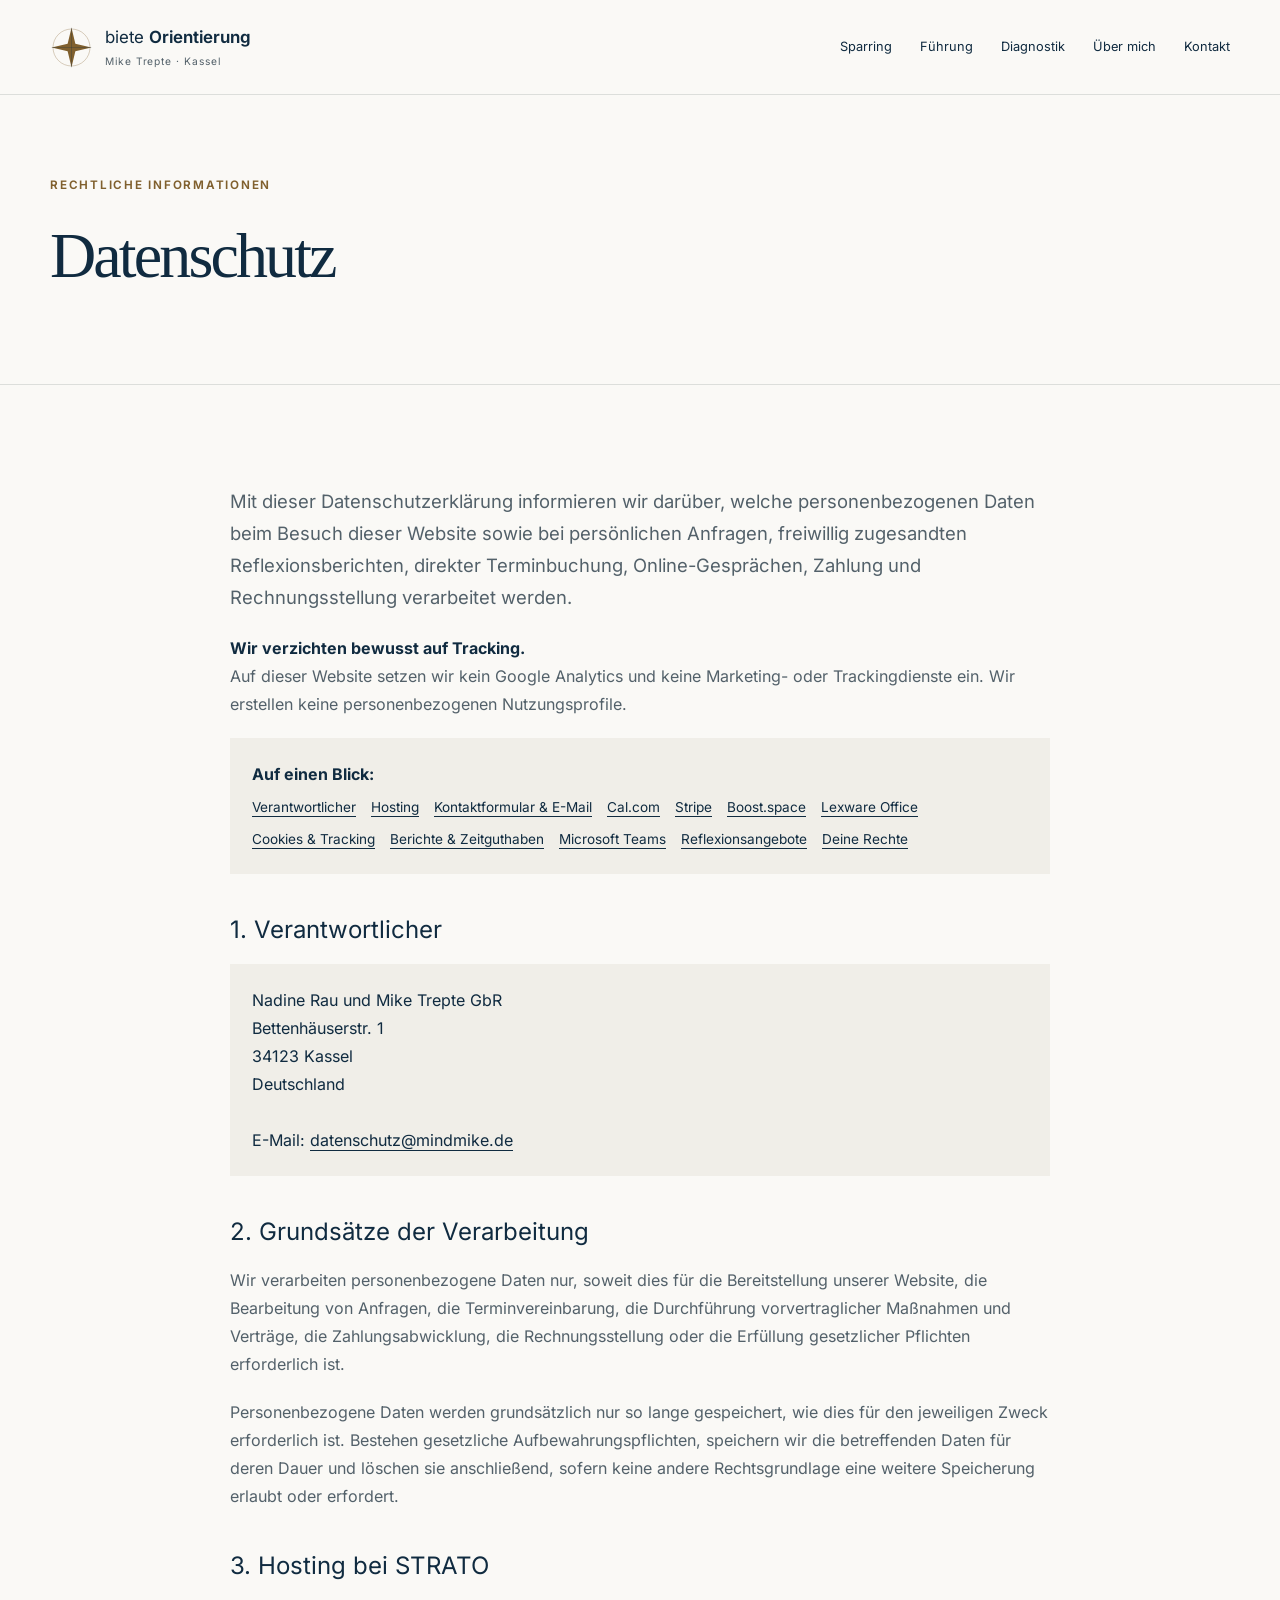
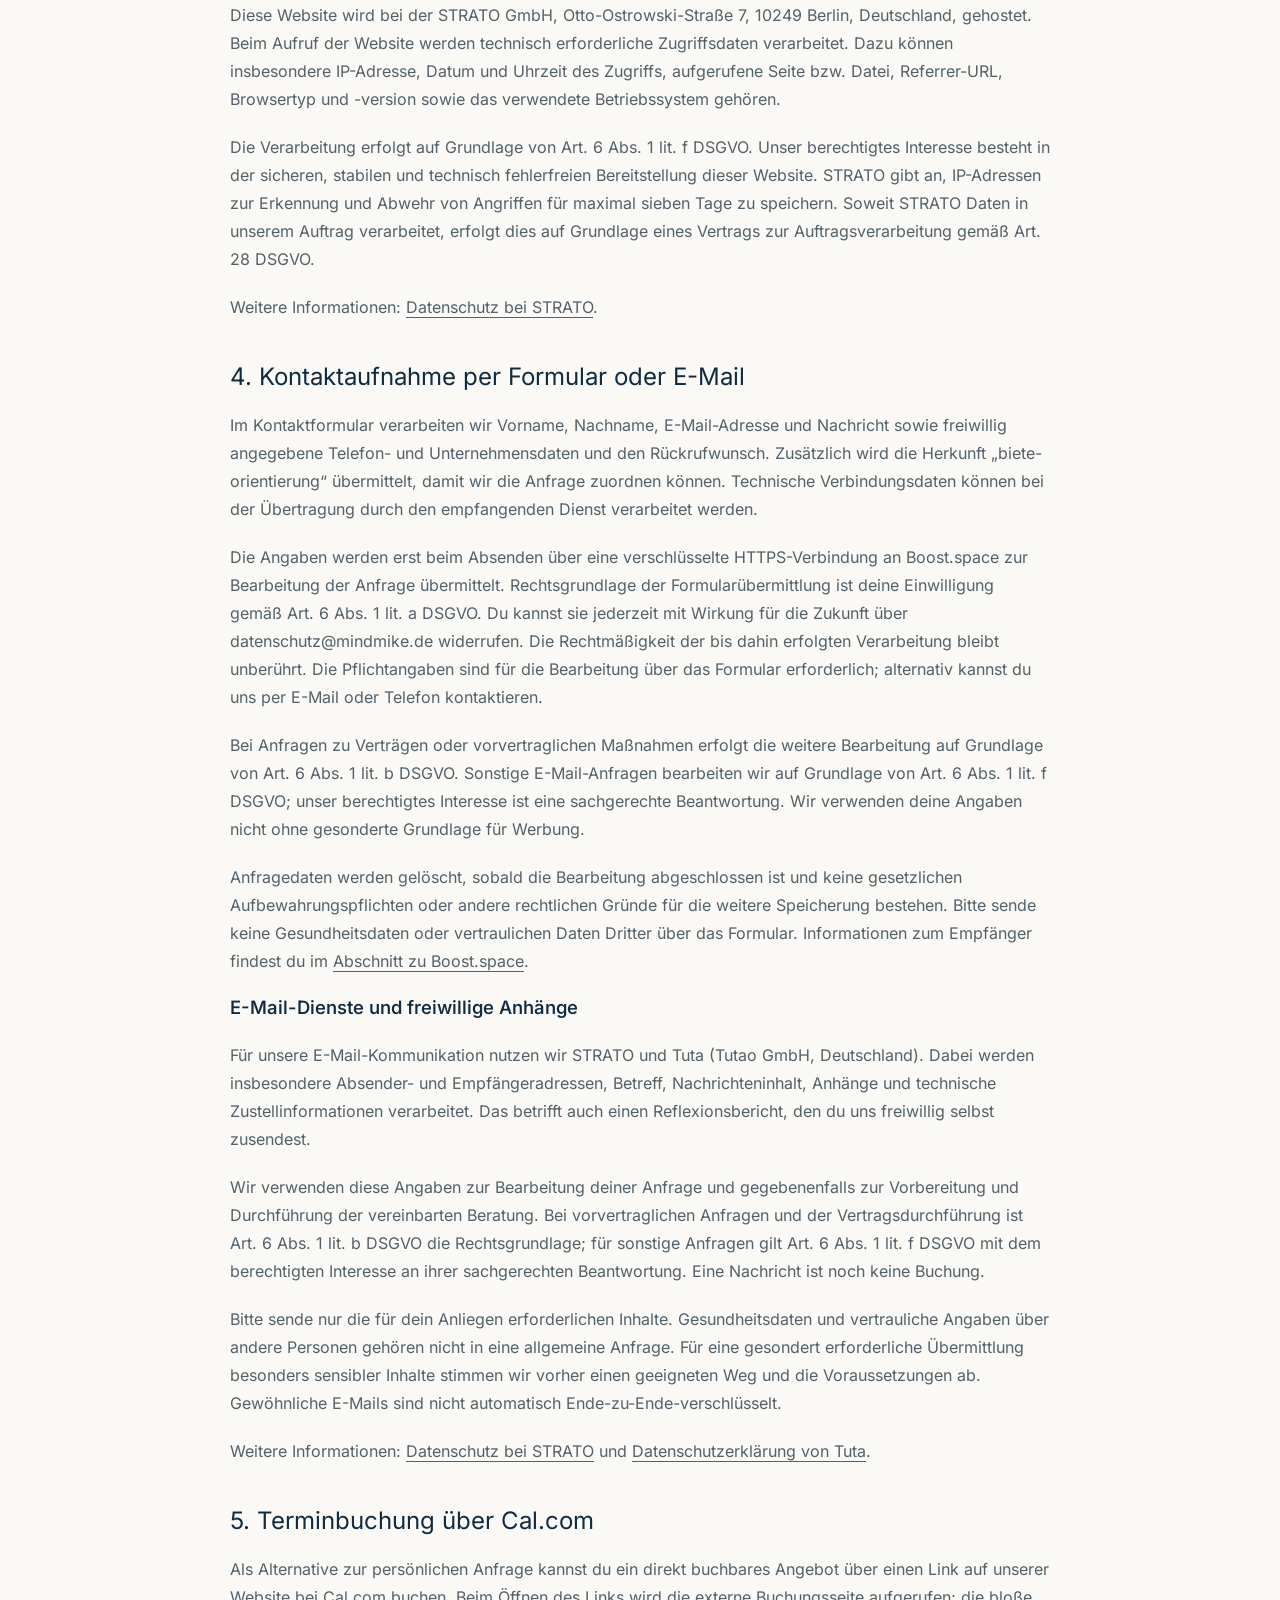
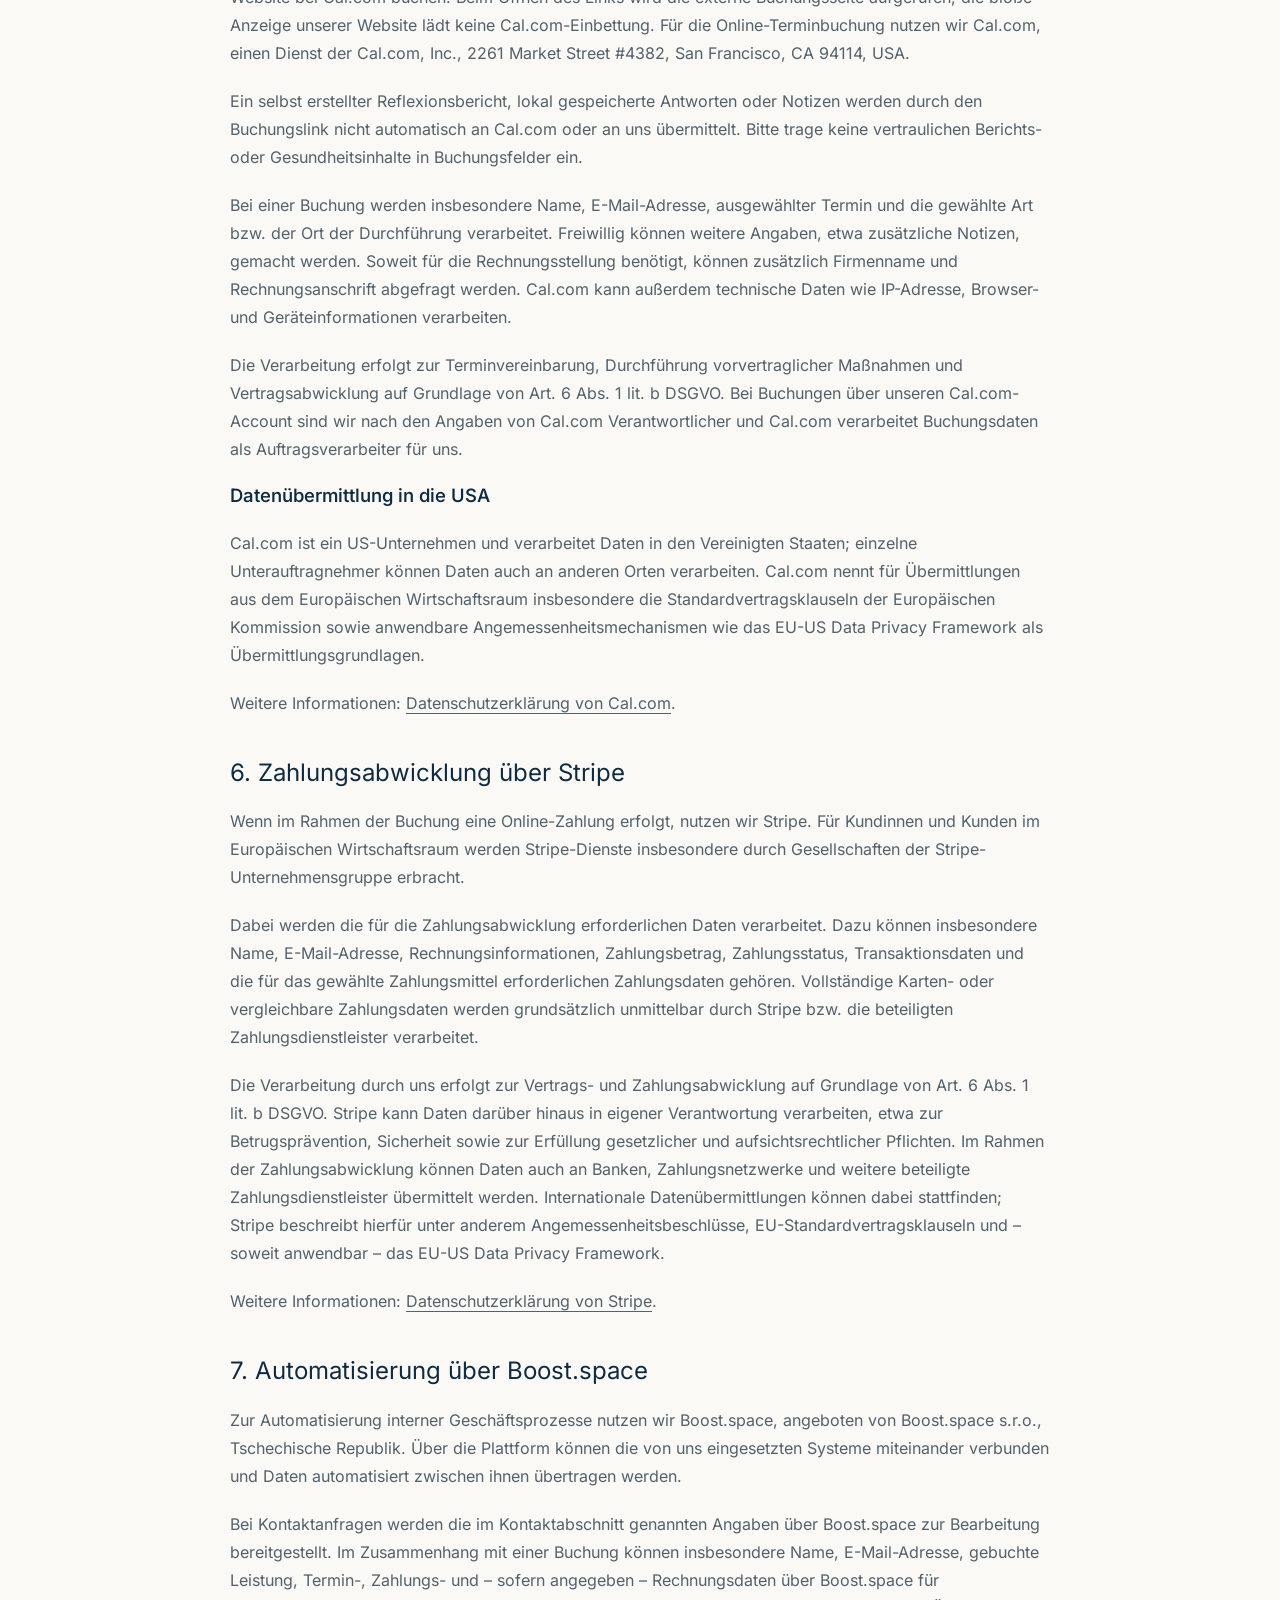
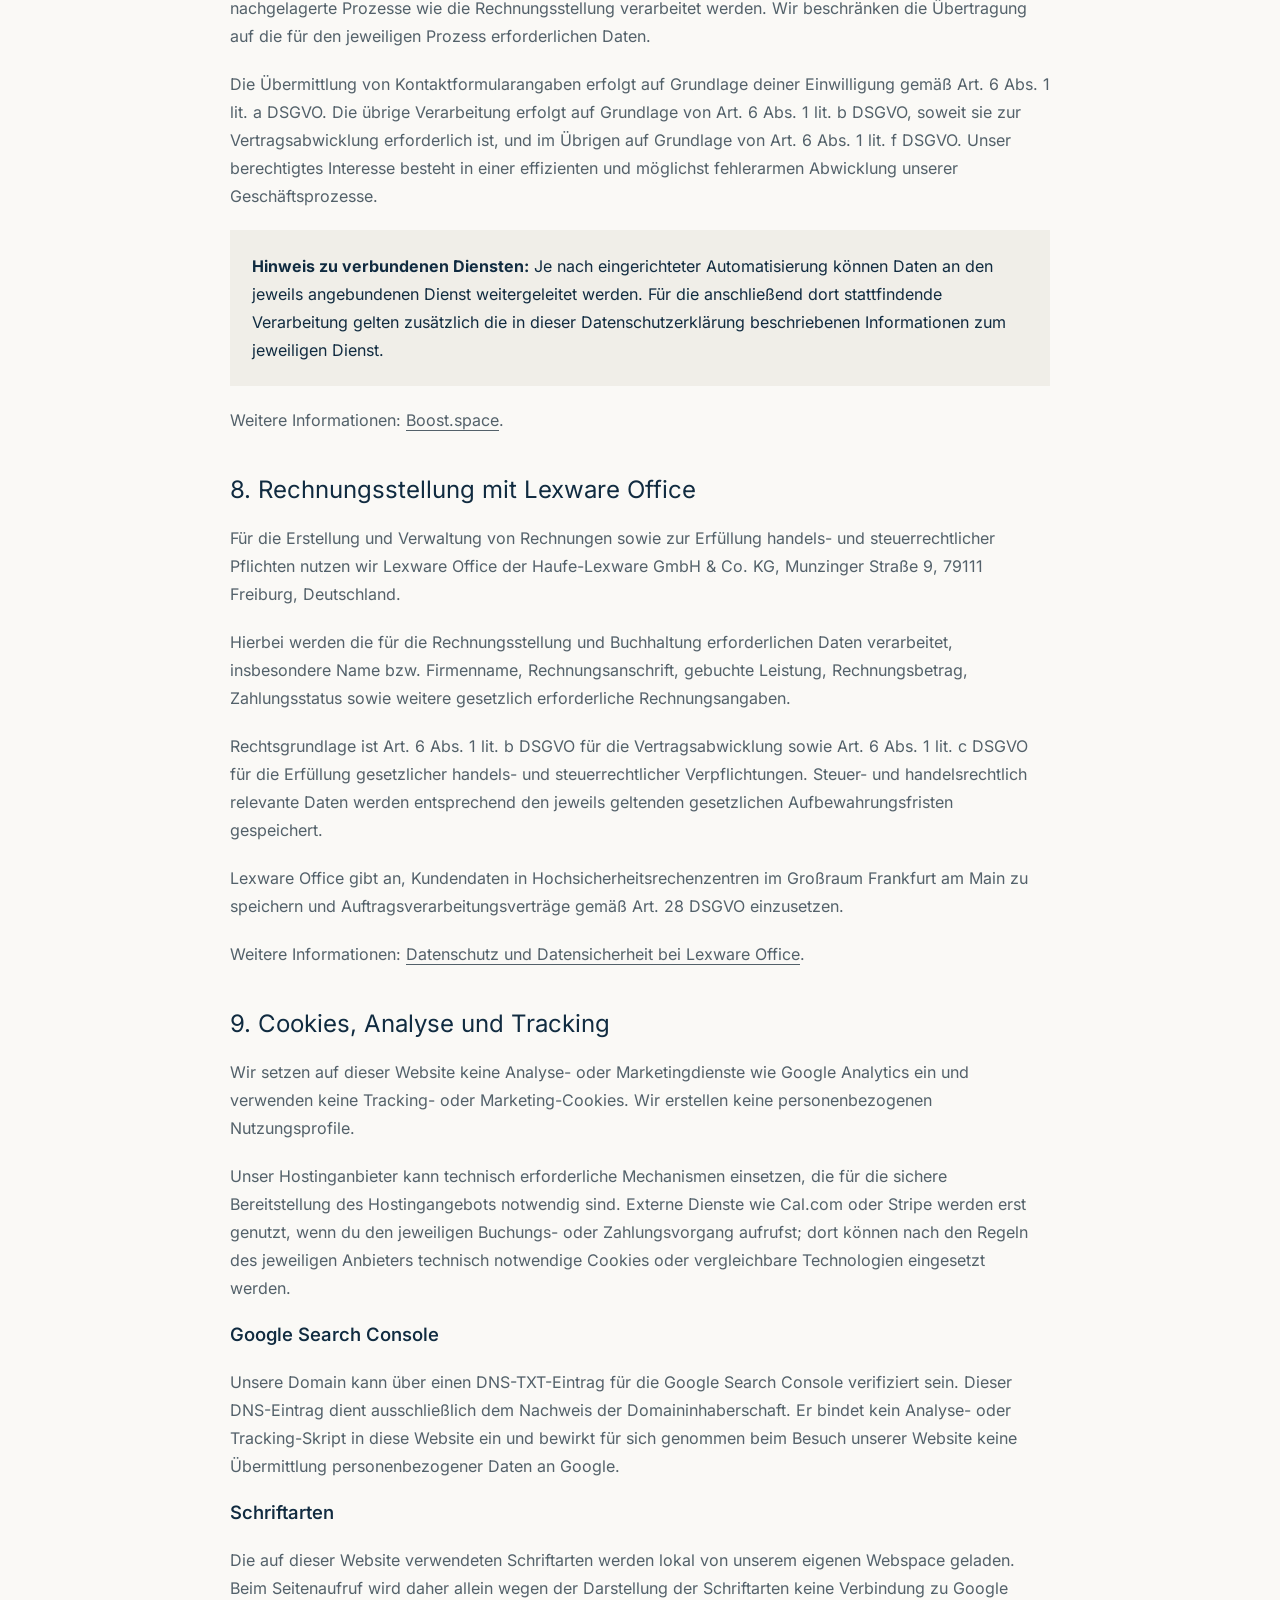
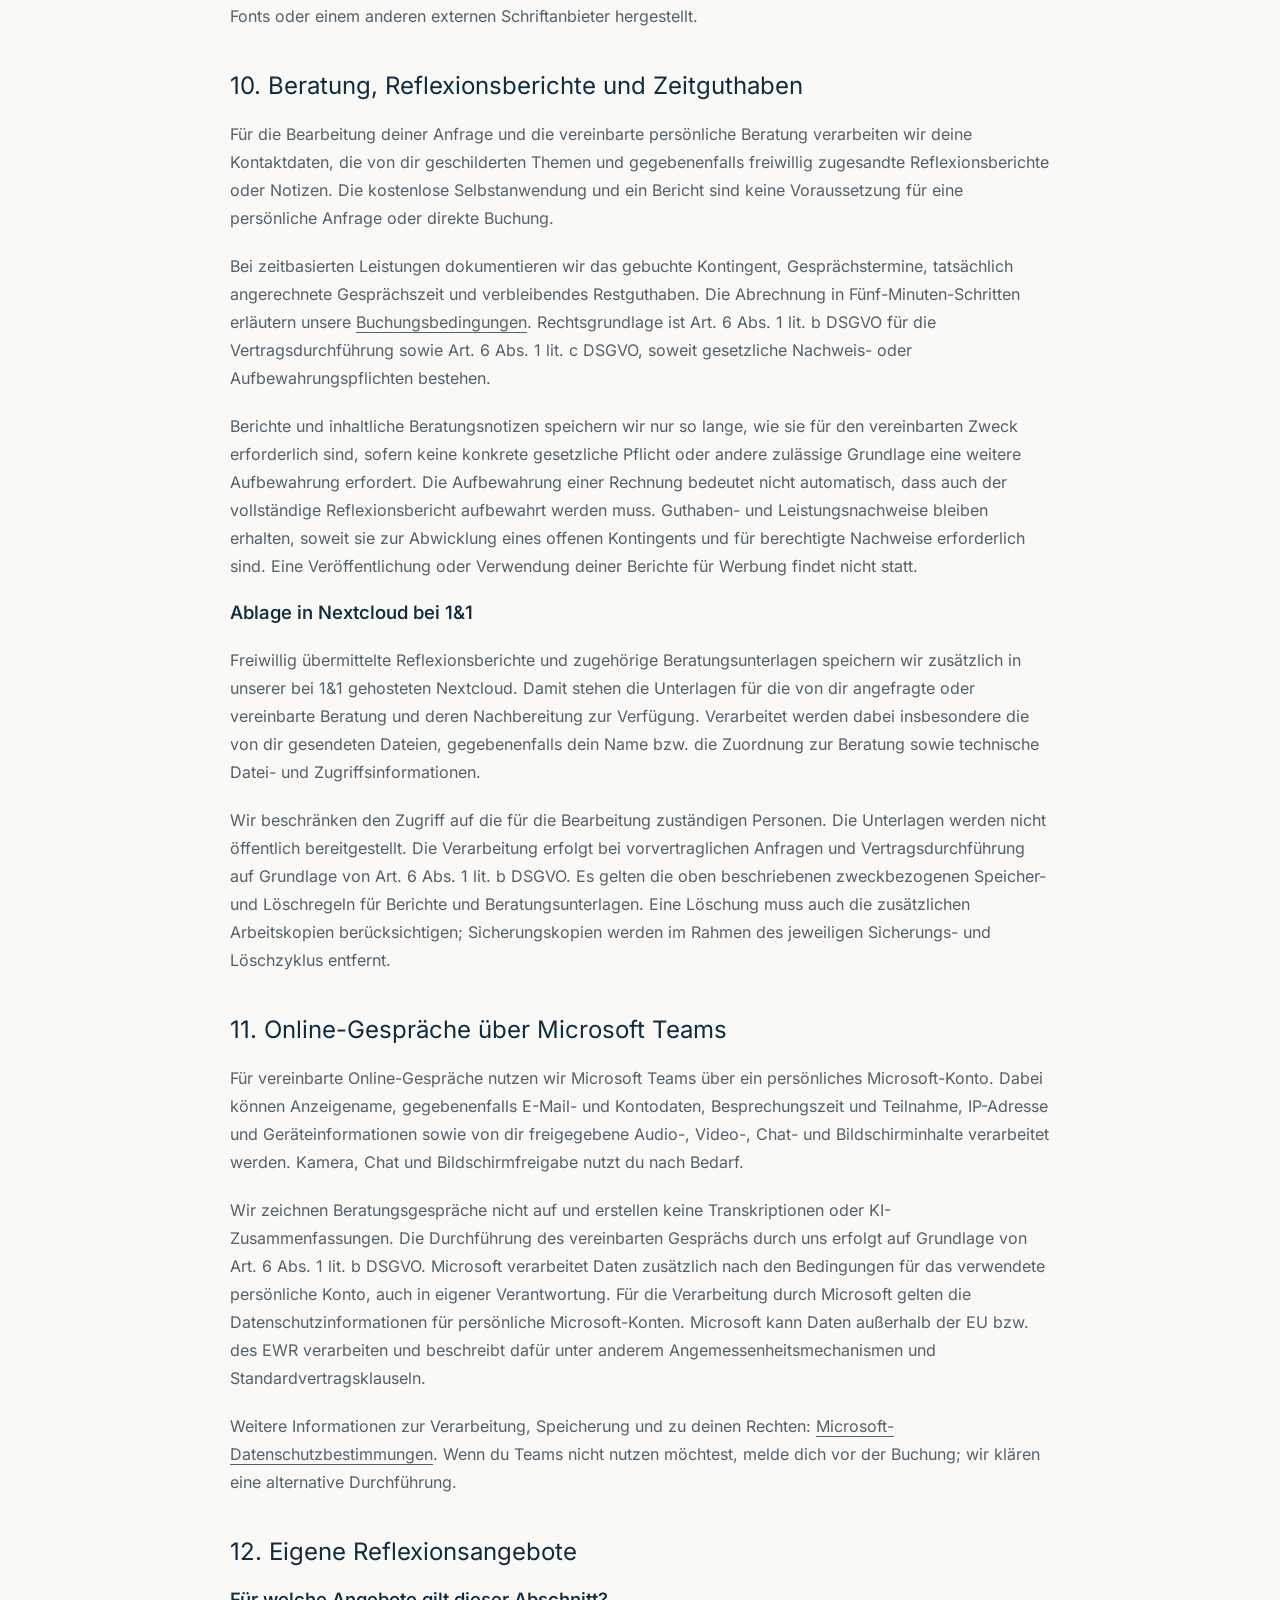
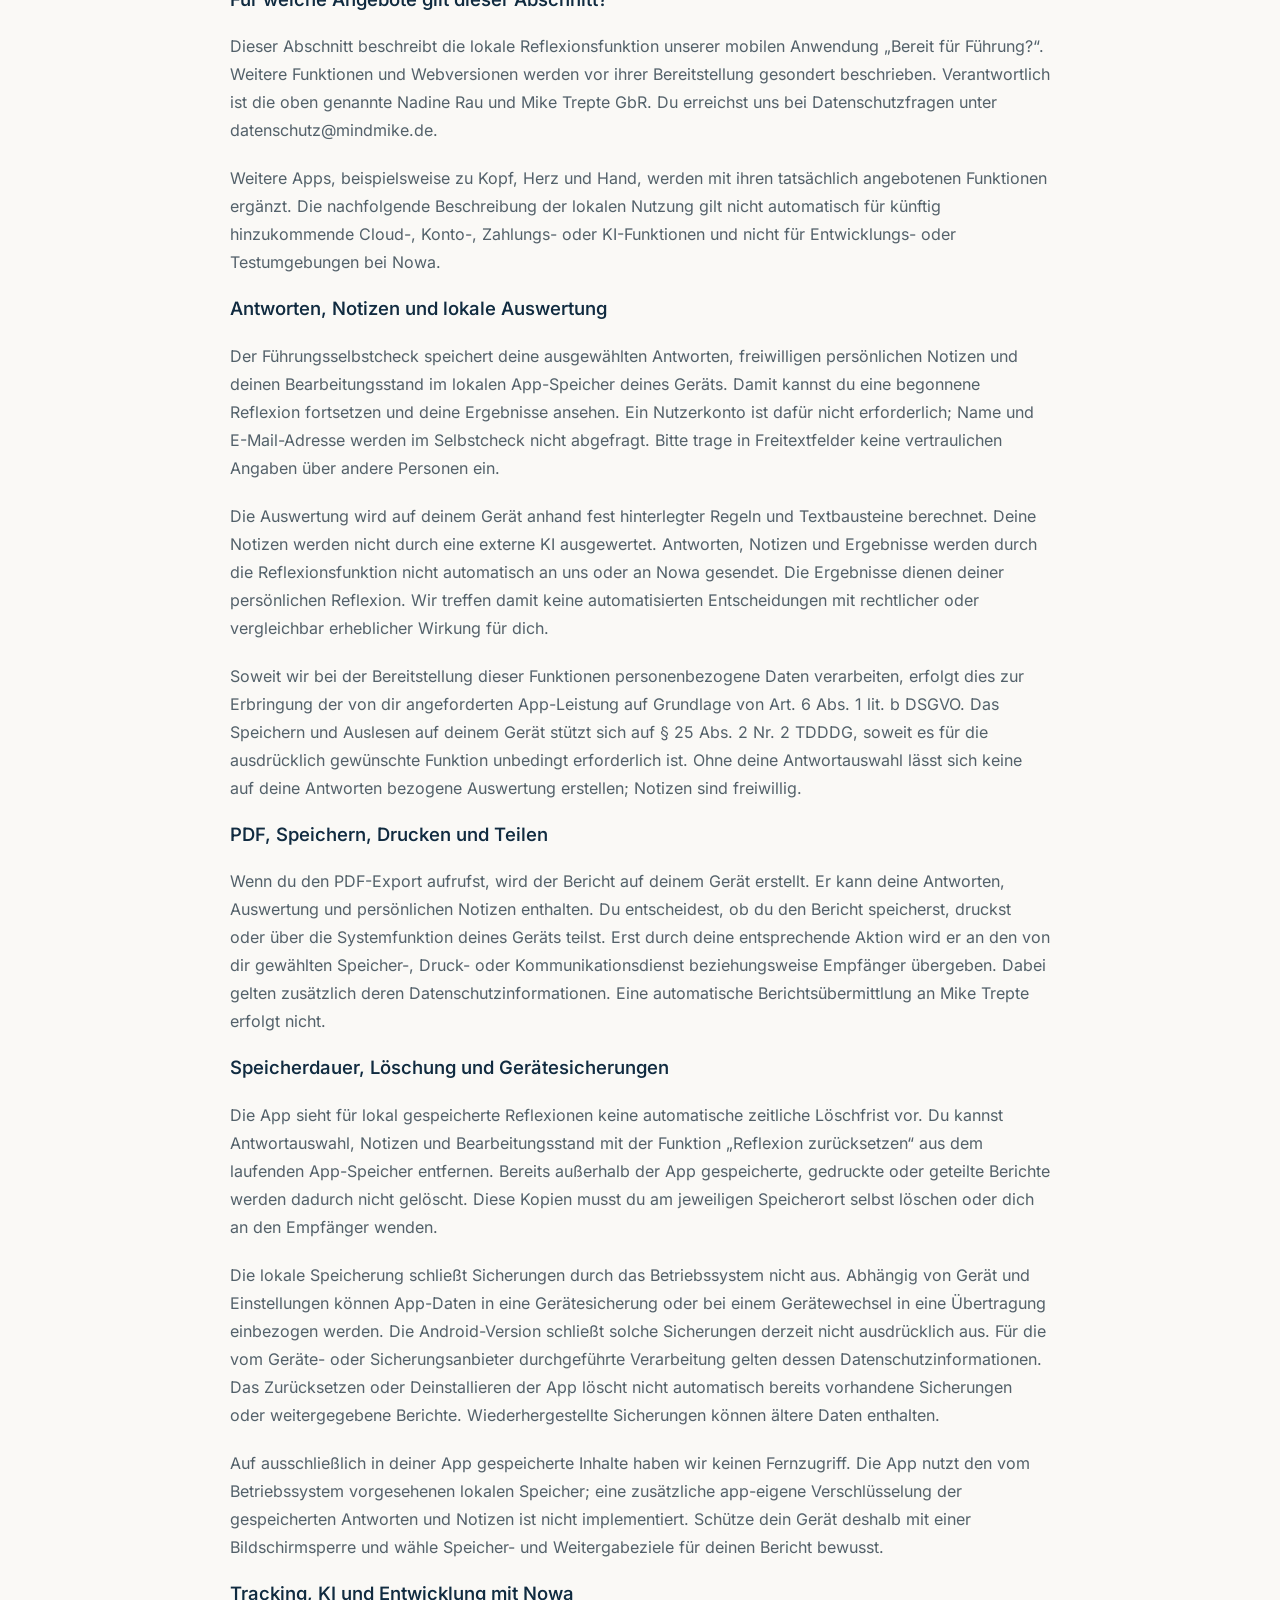
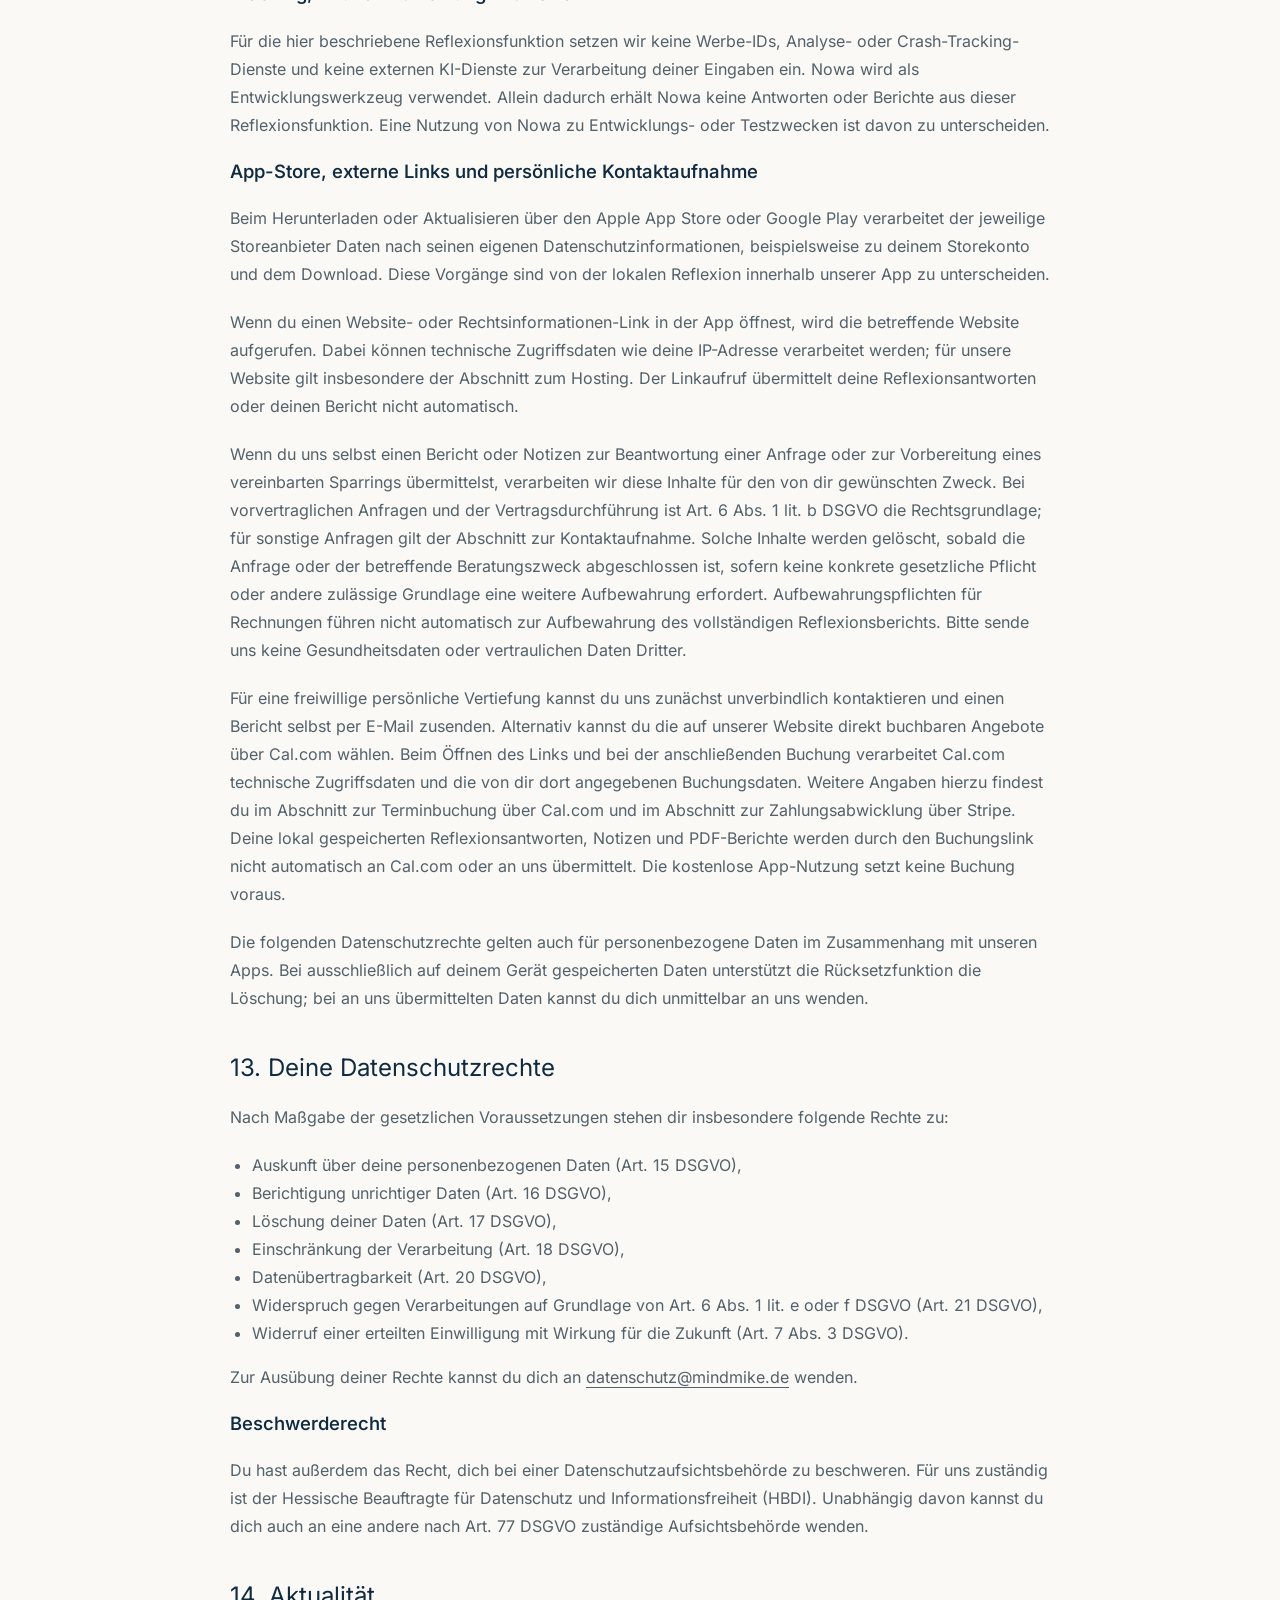
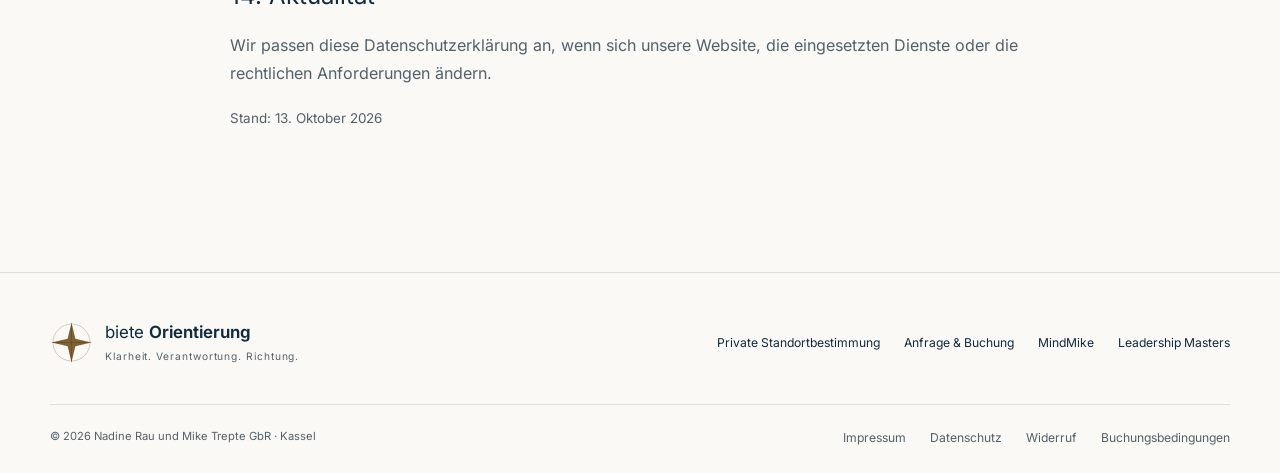
<file: datenschutz.html>
<!doctype html>
<html lang="de"><head><meta charset="utf-8"><meta name="viewport" content="width=device-width,initial-scale=1"><title>Datenschutz | biete Orientierung</title><meta name="description" content="Datenschutz von biete Orientierung – Nadine Rau und Mike Trepte GbR, Kassel."><meta name="robots" content="noindex,follow"><meta name="theme-color" content="#102b40"><meta name="author" content="Mike Trepte"><link rel="canonical" href="https://biete-orientierung.de/datenschutz.html"><link rel="icon" href="favicon.svg" type="image/svg+xml"><link rel="stylesheet" href="orientation.css"><meta property="og:type" content="website"><meta property="og:locale" content="de_DE"><meta property="og:site_name" content="biete Orientierung"><meta property="og:title" content="Datenschutz"><meta property="og:description" content="Datenschutz von biete Orientierung – Nadine Rau und Mike Trepte GbR, Kassel."><meta property="og:url" content="https://biete-orientierung.de/datenschutz.html"><meta property="og:image" content="https://biete-orientierung.de/mike.jpg"><meta property="og:image:alt" content="Mike Trepte"><meta name="twitter:card" content="summary"><meta name="twitter:title" content="Datenschutz"><meta name="twitter:description" content="Datenschutz von biete Orientierung – Nadine Rau und Mike Trepte GbR, Kassel."><script src="orientation.js" defer></script></head><body><a class="skip" href="#inhalt">Zum Inhalt</a><header class="site-header"><div class="wrap header-inner"><a class="brand" href="index.html"><svg viewBox="0 0 100 100" fill="none" aria-hidden="true"><circle cx="50" cy="50" r="43" stroke="currentColor" stroke-width=".7"/><path d="M50 4 59 41 96 50 59 59 50 96 41 59 4 50 41 41Z" fill="currentColor"/><path d="M50 4V96M4 50H96" stroke="var(--navy)" stroke-width=".6"/></svg><span>biete <strong>Orientierung</strong><small>Mike Trepte · Kassel</small></span></a><button class="menu-toggle" aria-controls="navigation" aria-expanded="false" hidden>Menü</button><nav id="navigation" aria-label="Hauptnavigation"><a href="unternehmer-sparring.html">Sparring</a><a href="fuehrung-zusammenarbeit.html">Führung</a><a href="personaldiagnostik.html">Diagnostik</a><a href="ueber-mich.html">Über mich</a><a href="kontakt.html">Kontakt</a></nav></div></header><main id="inhalt"><section class="page-hero"><div class="wrap"><p class="eyebrow">Rechtliche Informationen</p><h1>Datenschutz</h1><p class="intro"></p></div></section><div class="section legal"><div class="narrow"><p class="intro">Mit dieser Datenschutzerklärung informieren wir darüber, welche personenbezogenen Daten beim Besuch dieser Website sowie bei persönlichen Anfragen, freiwillig zugesandten Reflexionsberichten, direkter Terminbuchung, Online-Gesprächen, Zahlung und Rechnungsstellung verarbeitet werden.</p>
<div class="privacy-promise"><strong>Wir verzichten bewusst auf Tracking.</strong><p>Auf dieser Website setzen wir kein Google Analytics und keine Marketing- oder Trackingdienste ein. Wir erstellen keine personenbezogenen Nutzungsprofile.</p></div>
<div class="toc"><strong>Auf einen Blick:</strong><br><a href="#verantwortlich">Verantwortlicher</a><a href="#hosting">Hosting</a><a href="#kontakt">Kontaktformular &amp; E-Mail</a><a href="#cal">Cal.com</a><a href="#stripe">Stripe</a><a href="#boost">Boost.space</a><a href="#lexware">Lexware Office</a><a href="#cookies">Cookies & Tracking</a><a href="#persoenliche-beratung">Berichte &amp; Zeitguthaben</a><a href="#teams">Microsoft Teams</a><a href="#apps">Reflexionsangebote</a><a href="#rechte">Deine Rechte</a></div>
<section id="verantwortlich"><h2>1. Verantwortlicher</h2><div class="address">Nadine Rau und Mike Trepte GbR<br>Bettenhäuserstr. 1<br>34123 Kassel<br>Deutschland<br><br>E-Mail: <a href="mailto:datenschutz@mindmike.de">datenschutz@mindmike.de</a></div></section>
<section><h2>2. Grundsätze der Verarbeitung</h2><p>Wir verarbeiten personenbezogene Daten nur, soweit dies für die Bereitstellung unserer Website, die Bearbeitung von Anfragen, die Terminvereinbarung, die Durchführung vorvertraglicher Maßnahmen und Verträge, die Zahlungsabwicklung, die Rechnungsstellung oder die Erfüllung gesetzlicher Pflichten erforderlich ist.</p><p>Personenbezogene Daten werden grundsätzlich nur so lange gespeichert, wie dies für den jeweiligen Zweck erforderlich ist. Bestehen gesetzliche Aufbewahrungspflichten, speichern wir die betreffenden Daten für deren Dauer und löschen sie anschließend, sofern keine andere Rechtsgrundlage eine weitere Speicherung erlaubt oder erfordert.</p></section>
<section id="hosting"><h2>3. Hosting bei STRATO</h2><p>Diese Website wird bei der STRATO GmbH, Otto-Ostrowski-Straße 7, 10249 Berlin, Deutschland, gehostet. Beim Aufruf der Website werden technisch erforderliche Zugriffsdaten verarbeitet. Dazu können insbesondere IP-Adresse, Datum und Uhrzeit des Zugriffs, aufgerufene Seite bzw. Datei, Referrer-URL, Browsertyp und -version sowie das verwendete Betriebssystem gehören.</p><p>Die Verarbeitung erfolgt auf Grundlage von Art. 6 Abs. 1 lit. f DSGVO. Unser berechtigtes Interesse besteht in der sicheren, stabilen und technisch fehlerfreien Bereitstellung dieser Website. STRATO gibt an, IP-Adressen zur Erkennung und Abwehr von Angriffen für maximal sieben Tage zu speichern. Soweit STRATO Daten in unserem Auftrag verarbeitet, erfolgt dies auf Grundlage eines Vertrags zur Auftragsverarbeitung gemäß Art. 28 DSGVO.</p><p>Weitere Informationen: <a href="https://www.strato.de/datenschutz/" target="_blank" rel="noopener noreferrer">Datenschutz bei STRATO</a>.</p></section>
<section id="kontakt"><h2>4. Kontaktaufnahme per Formular oder E-Mail</h2><p>Im Kontaktformular verarbeiten wir Vorname, Nachname, E-Mail-Adresse und Nachricht sowie freiwillig angegebene Telefon- und Unternehmensdaten und den Rückrufwunsch. Zusätzlich wird die Herkunft „biete-orientierung“ übermittelt, damit wir die Anfrage zuordnen können. Technische Verbindungsdaten können bei der Übertragung durch den empfangenden Dienst verarbeitet werden.</p><p>Die Angaben werden erst beim Absenden über eine verschlüsselte HTTPS-Verbindung an Boost.space zur Bearbeitung der Anfrage übermittelt. Rechtsgrundlage der Formularübermittlung ist deine Einwilligung gemäß Art. 6 Abs. 1 lit. a DSGVO. Du kannst sie jederzeit mit Wirkung für die Zukunft über datenschutz@mindmike.de widerrufen. Die Rechtmäßigkeit der bis dahin erfolgten Verarbeitung bleibt unberührt. Die Pflichtangaben sind für die Bearbeitung über das Formular erforderlich; alternativ kannst du uns per E-Mail oder Telefon kontaktieren.</p><p>Bei Anfragen zu Verträgen oder vorvertraglichen Maßnahmen erfolgt die weitere Bearbeitung auf Grundlage von Art. 6 Abs. 1 lit. b DSGVO. Sonstige E-Mail-Anfragen bearbeiten wir auf Grundlage von Art. 6 Abs. 1 lit. f DSGVO; unser berechtigtes Interesse ist eine sachgerechte Beantwortung. Wir verwenden deine Angaben nicht ohne gesonderte Grundlage für Werbung.</p><p>Anfragedaten werden gelöscht, sobald die Bearbeitung abgeschlossen ist und keine gesetzlichen Aufbewahrungspflichten oder andere rechtlichen Gründe für die weitere Speicherung bestehen. Bitte sende keine Gesundheitsdaten oder vertraulichen Daten Dritter über das Formular. Informationen zum Empfänger findest du im <a href="#boost">Abschnitt zu Boost.space</a>.</p>
<h3>E-Mail-Dienste und freiwillige Anhänge</h3><p>Für unsere E-Mail-Kommunikation nutzen wir STRATO und Tuta (Tutao GmbH, Deutschland). Dabei werden insbesondere Absender- und Empfängeradressen, Betreff, Nachrichteninhalt, Anhänge und technische Zustellinformationen verarbeitet. Das betrifft auch einen Reflexionsbericht, den du uns freiwillig selbst zusendest.</p><p>Wir verwenden diese Angaben zur Bearbeitung deiner Anfrage und gegebenenfalls zur Vorbereitung und Durchführung der vereinbarten Beratung. Bei vorvertraglichen Anfragen und der Vertragsdurchführung ist Art. 6 Abs. 1 lit. b DSGVO die Rechtsgrundlage; für sonstige Anfragen gilt Art. 6 Abs. 1 lit. f DSGVO mit dem berechtigten Interesse an ihrer sachgerechten Beantwortung. Eine Nachricht ist noch keine Buchung.</p><p>Bitte sende nur die für dein Anliegen erforderlichen Inhalte. Gesundheitsdaten und vertrauliche Angaben über andere Personen gehören nicht in eine allgemeine Anfrage. Für eine gesondert erforderliche Übermittlung besonders sensibler Inhalte stimmen wir vorher einen geeigneten Weg und die Voraussetzungen ab. Gewöhnliche E-Mails sind nicht automatisch Ende-zu-Ende-verschlüsselt.</p><p>Weitere Informationen: <a href="https://www.strato.de/datenschutz/">Datenschutz bei STRATO</a> und <a href="https://tuta.com/de/privacy-policy">Datenschutzerklärung von Tuta</a>.</p></section>
<section id="cal"><h2>5. Terminbuchung über Cal.com</h2><p>Als Alternative zur persönlichen Anfrage kannst du ein direkt buchbares Angebot über einen Link auf unserer Website bei Cal.com buchen. Beim Öffnen des Links wird die externe Buchungsseite aufgerufen; die bloße Anzeige unserer Website lädt keine Cal.com-Einbettung. Für die Online-Terminbuchung nutzen wir Cal.com, einen Dienst der Cal.com, Inc., 2261 Market Street #4382, San Francisco, CA 94114, USA.</p><p>Ein selbst erstellter Reflexionsbericht, lokal gespeicherte Antworten oder Notizen werden durch den Buchungslink nicht automatisch an Cal.com oder an uns übermittelt. Bitte trage keine vertraulichen Berichts- oder Gesundheitsinhalte in Buchungsfelder ein.</p><p>Bei einer Buchung werden insbesondere Name, E-Mail-Adresse, ausgewählter Termin und die gewählte Art bzw. der Ort der Durchführung verarbeitet. Freiwillig können weitere Angaben, etwa zusätzliche Notizen, gemacht werden. Soweit für die Rechnungsstellung benötigt, können zusätzlich Firmenname und Rechnungsanschrift abgefragt werden. Cal.com kann außerdem technische Daten wie IP-Adresse, Browser- und Geräteinformationen verarbeiten.</p><p>Die Verarbeitung erfolgt zur Terminvereinbarung, Durchführung vorvertraglicher Maßnahmen und Vertragsabwicklung auf Grundlage von Art. 6 Abs. 1 lit. b DSGVO. Bei Buchungen über unseren Cal.com-Account sind wir nach den Angaben von Cal.com Verantwortlicher und Cal.com verarbeitet Buchungsdaten als Auftragsverarbeiter für uns.</p><h3>Datenübermittlung in die USA</h3><p>Cal.com ist ein US-Unternehmen und verarbeitet Daten in den Vereinigten Staaten; einzelne Unterauftragnehmer können Daten auch an anderen Orten verarbeiten. Cal.com nennt für Übermittlungen aus dem Europäischen Wirtschaftsraum insbesondere die Standardvertragsklauseln der Europäischen Kommission sowie anwendbare Angemessenheitsmechanismen wie das EU-US Data Privacy Framework als Übermittlungsgrundlagen.</p><p>Weitere Informationen: <a href="https://cal.com/privacy" target="_blank" rel="noopener noreferrer">Datenschutzerklärung von Cal.com</a>.</p></section>
<section id="stripe"><h2>6. Zahlungsabwicklung über Stripe</h2><p>Wenn im Rahmen der Buchung eine Online-Zahlung erfolgt, nutzen wir Stripe. Für Kundinnen und Kunden im Europäischen Wirtschaftsraum werden Stripe-Dienste insbesondere durch Gesellschaften der Stripe-Unternehmensgruppe erbracht.</p><p>Dabei werden die für die Zahlungsabwicklung erforderlichen Daten verarbeitet. Dazu können insbesondere Name, E-Mail-Adresse, Rechnungsinformationen, Zahlungsbetrag, Zahlungsstatus, Transaktionsdaten und die für das gewählte Zahlungsmittel erforderlichen Zahlungsdaten gehören. Vollständige Karten- oder vergleichbare Zahlungsdaten werden grundsätzlich unmittelbar durch Stripe bzw. die beteiligten Zahlungsdienstleister verarbeitet.</p><p>Die Verarbeitung durch uns erfolgt zur Vertrags- und Zahlungsabwicklung auf Grundlage von Art. 6 Abs. 1 lit. b DSGVO. Stripe kann Daten darüber hinaus in eigener Verantwortung verarbeiten, etwa zur Betrugsprävention, Sicherheit sowie zur Erfüllung gesetzlicher und aufsichtsrechtlicher Pflichten. Im Rahmen der Zahlungsabwicklung können Daten auch an Banken, Zahlungsnetzwerke und weitere beteiligte Zahlungsdienstleister übermittelt werden. Internationale Datenübermittlungen können dabei stattfinden; Stripe beschreibt hierfür unter anderem Angemessenheitsbeschlüsse, EU-Standardvertragsklauseln und – soweit anwendbar – das EU-US Data Privacy Framework.</p><p>Weitere Informationen: <a href="https://stripe.com/de/privacy" target="_blank" rel="noopener noreferrer">Datenschutzerklärung von Stripe</a>.</p></section>
<section id="boost"><h2>7. Automatisierung über Boost.space</h2><p>Zur Automatisierung interner Geschäftsprozesse nutzen wir Boost.space, angeboten von Boost.space s.r.o., Tschechische Republik. Über die Plattform können die von uns eingesetzten Systeme miteinander verbunden und Daten automatisiert zwischen ihnen übertragen werden.</p><p>Bei Kontaktanfragen werden die im Kontaktabschnitt genannten Angaben über Boost.space zur Bearbeitung bereitgestellt. Im Zusammenhang mit einer Buchung können insbesondere Name, E-Mail-Adresse, gebuchte Leistung, Termin-, Zahlungs- und – sofern angegeben – Rechnungsdaten über Boost.space für nachgelagerte Prozesse wie die Rechnungsstellung verarbeitet werden. Wir beschränken die Übertragung auf die für den jeweiligen Prozess erforderlichen Daten.</p><p>Die Übermittlung von Kontaktformularangaben erfolgt auf Grundlage deiner Einwilligung gemäß Art. 6 Abs. 1 lit. a DSGVO. Die übrige Verarbeitung erfolgt auf Grundlage von Art. 6 Abs. 1 lit. b DSGVO, soweit sie zur Vertragsabwicklung erforderlich ist, und im Übrigen auf Grundlage von Art. 6 Abs. 1 lit. f DSGVO. Unser berechtigtes Interesse besteht in einer effizienten und möglichst fehlerarmen Abwicklung unserer Geschäftsprozesse.</p><div class="notice"><strong>Hinweis zu verbundenen Diensten:</strong> Je nach eingerichteter Automatisierung können Daten an den jeweils angebundenen Dienst weitergeleitet werden. Für die anschließend dort stattfindende Verarbeitung gelten zusätzlich die in dieser Datenschutzerklärung beschriebenen Informationen zum jeweiligen Dienst.</div><p>Weitere Informationen: <a href="https://boost.space/privacy-policy/" target="_blank" rel="noopener noreferrer">Boost.space</a>.</p></section>
<section id="lexware"><h2>8. Rechnungsstellung mit Lexware Office</h2><p>Für die Erstellung und Verwaltung von Rechnungen sowie zur Erfüllung handels- und steuerrechtlicher Pflichten nutzen wir Lexware Office der Haufe-Lexware GmbH &amp; Co. KG, Munzinger Straße 9, 79111 Freiburg, Deutschland.</p><p>Hierbei werden die für die Rechnungsstellung und Buchhaltung erforderlichen Daten verarbeitet, insbesondere Name bzw. Firmenname, Rechnungsanschrift, gebuchte Leistung, Rechnungsbetrag, Zahlungsstatus sowie weitere gesetzlich erforderliche Rechnungsangaben.</p><p>Rechtsgrundlage ist Art. 6 Abs. 1 lit. b DSGVO für die Vertragsabwicklung sowie Art. 6 Abs. 1 lit. c DSGVO für die Erfüllung gesetzlicher handels- und steuerrechtlicher Verpflichtungen. Steuer- und handelsrechtlich relevante Daten werden entsprechend den jeweils geltenden gesetzlichen Aufbewahrungsfristen gespeichert.</p><p>Lexware Office gibt an, Kundendaten in Hochsicherheitsrechenzentren im Großraum Frankfurt am Main zu speichern und Auftragsverarbeitungsverträge gemäß Art. 28 DSGVO einzusetzen.</p><p>Weitere Informationen: <a href="https://www.lexware.de/datenschutz-datensicherheit/" target="_blank" rel="noopener noreferrer">Datenschutz und Datensicherheit bei Lexware Office</a>.</p></section>
<section id="cookies"><h2>9. Cookies, Analyse und Tracking</h2><p>Wir setzen auf dieser Website keine Analyse- oder Marketingdienste wie Google Analytics ein und verwenden keine Tracking- oder Marketing-Cookies. Wir erstellen keine personenbezogenen Nutzungsprofile.</p><p>Unser Hostinganbieter kann technisch erforderliche Mechanismen einsetzen, die für die sichere Bereitstellung des Hostingangebots notwendig sind. Externe Dienste wie Cal.com oder Stripe werden erst genutzt, wenn du den jeweiligen Buchungs- oder Zahlungsvorgang aufrufst; dort können nach den Regeln des jeweiligen Anbieters technisch notwendige Cookies oder vergleichbare Technologien eingesetzt werden.</p><h3>Google Search Console</h3><p>Unsere Domain kann über einen DNS-TXT-Eintrag für die Google Search Console verifiziert sein. Dieser DNS-Eintrag dient ausschließlich dem Nachweis der Domaininhaberschaft. Er bindet kein Analyse- oder Tracking-Skript in diese Website ein und bewirkt für sich genommen beim Besuch unserer Website keine Übermittlung personenbezogener Daten an Google.</p><h3>Schriftarten</h3><p>Die auf dieser Website verwendeten Schriftarten werden lokal von unserem eigenen Webspace geladen. Beim Seitenaufruf wird daher allein wegen der Darstellung der Schriftarten keine Verbindung zu Google Fonts oder einem anderen externen Schriftanbieter hergestellt.</p></section>
<section id="persoenliche-beratung"><h2>10. Beratung, Reflexionsberichte und Zeitguthaben</h2><p>Für die Bearbeitung deiner Anfrage und die vereinbarte persönliche Beratung verarbeiten wir deine Kontaktdaten, die von dir geschilderten Themen und gegebenenfalls freiwillig zugesandte Reflexionsberichte oder Notizen. Die kostenlose Selbstanwendung und ein Bericht sind keine Voraussetzung für eine persönliche Anfrage oder direkte Buchung.</p><p>Bei zeitbasierten Leistungen dokumentieren wir das gebuchte Kontingent, Gesprächstermine, tatsächlich angerechnete Gesprächszeit und verbleibendes Restguthaben. Die Abrechnung in Fünf-Minuten-Schritten erläutern unsere <a href="buchungsbedingungen.html">Buchungsbedingungen</a>. Rechtsgrundlage ist Art. 6 Abs. 1 lit. b DSGVO für die Vertragsdurchführung sowie Art. 6 Abs. 1 lit. c DSGVO, soweit gesetzliche Nachweis- oder Aufbewahrungspflichten bestehen.</p><p>Berichte und inhaltliche Beratungsnotizen speichern wir nur so lange, wie sie für den vereinbarten Zweck erforderlich sind, sofern keine konkrete gesetzliche Pflicht oder andere zulässige Grundlage eine weitere Aufbewahrung erfordert. Die Aufbewahrung einer Rechnung bedeutet nicht automatisch, dass auch der vollständige Reflexionsbericht aufbewahrt werden muss. Guthaben- und Leistungsnachweise bleiben erhalten, soweit sie zur Abwicklung eines offenen Kontingents und für berechtigte Nachweise erforderlich sind. Eine Veröffentlichung oder Verwendung deiner Berichte für Werbung findet nicht statt.</p><h3>Ablage in Nextcloud bei 1&amp;1</h3><p>Freiwillig übermittelte Reflexionsberichte und zugehörige Beratungsunterlagen speichern wir zusätzlich in unserer bei 1&amp;1 gehosteten Nextcloud. Damit stehen die Unterlagen für die von dir angefragte oder vereinbarte Beratung und deren Nachbereitung zur Verfügung. Verarbeitet werden dabei insbesondere die von dir gesendeten Dateien, gegebenenfalls dein Name bzw. die Zuordnung zur Beratung sowie technische Datei- und Zugriffsinformationen.</p><p>Wir beschränken den Zugriff auf die für die Bearbeitung zuständigen Personen. Die Unterlagen werden nicht öffentlich bereitgestellt. Die Verarbeitung erfolgt bei vorvertraglichen Anfragen und Vertragsdurchführung auf Grundlage von Art. 6 Abs. 1 lit. b DSGVO. Es gelten die oben beschriebenen zweckbezogenen Speicher- und Löschregeln für Berichte und Beratungsunterlagen. Eine Löschung muss auch die zusätzlichen Arbeitskopien berücksichtigen; Sicherungskopien werden im Rahmen des jeweiligen Sicherungs- und Löschzyklus entfernt.</p></section>
<section id="teams"><h2>11. Online-Gespräche über Microsoft Teams</h2><p>Für vereinbarte Online-Gespräche nutzen wir Microsoft Teams über ein persönliches Microsoft-Konto. Dabei können Anzeigename, gegebenenfalls E-Mail- und Kontodaten, Besprechungszeit und Teilnahme, IP-Adresse und Geräteinformationen sowie von dir freigegebene Audio-, Video-, Chat- und Bildschirminhalte verarbeitet werden. Kamera, Chat und Bildschirmfreigabe nutzt du nach Bedarf.</p><p>Wir zeichnen Beratungsgespräche nicht auf und erstellen keine Transkriptionen oder KI-Zusammenfassungen. Die Durchführung des vereinbarten Gesprächs durch uns erfolgt auf Grundlage von Art. 6 Abs. 1 lit. b DSGVO. Microsoft verarbeitet Daten zusätzlich nach den Bedingungen für das verwendete persönliche Konto, auch in eigener Verantwortung. Für die Verarbeitung durch Microsoft gelten die Datenschutzinformationen für persönliche Microsoft-Konten. Microsoft kann Daten außerhalb der EU bzw. des EWR verarbeiten und beschreibt dafür unter anderem Angemessenheitsmechanismen und Standardvertragsklauseln.</p><p>Weitere Informationen zur Verarbeitung, Speicherung und zu deinen Rechten: <a href="https://www.microsoft.com/de-de/privacy/privacystatement">Microsoft-Datenschutzbestimmungen</a>. Wenn du Teams nicht nutzen möchtest, melde dich vor der Buchung; wir klären eine alternative Durchführung.</p></section>
<section id="apps"><h2>12. Eigene Reflexionsangebote</h2><h3>Für welche Angebote gilt dieser Abschnitt?</h3><p>Dieser Abschnitt beschreibt die lokale Reflexionsfunktion unserer mobilen Anwendung „Bereit für Führung?“. Weitere Funktionen und Webversionen werden vor ihrer Bereitstellung gesondert beschrieben. Verantwortlich ist die oben genannte Nadine Rau und Mike Trepte GbR. Du erreichst uns bei Datenschutzfragen unter datenschutz@mindmike.de.</p>
<p>Weitere Apps, beispielsweise zu Kopf, Herz und Hand, werden mit ihren tatsächlich angebotenen Funktionen ergänzt. Die nachfolgende Beschreibung der lokalen Nutzung gilt nicht automatisch für künftig hinzukommende Cloud-, Konto-, Zahlungs- oder KI-Funktionen und nicht für Entwicklungs- oder Testumgebungen bei Nowa.</p>
<h3>Antworten, Notizen und lokale Auswertung</h3><p>Der Führungsselbstcheck speichert deine ausgewählten Antworten, freiwilligen persönlichen Notizen und deinen Bearbeitungsstand im lokalen App-Speicher deines Geräts. Damit kannst du eine begonnene Reflexion fortsetzen und deine Ergebnisse ansehen. Ein Nutzerkonto ist dafür nicht erforderlich; Name und E-Mail-Adresse werden im Selbstcheck nicht abgefragt. Bitte trage in Freitextfelder keine vertraulichen Angaben über andere Personen ein.</p>
<p>Die Auswertung wird auf deinem Gerät anhand fest hinterlegter Regeln und Textbausteine berechnet. Deine Notizen werden nicht durch eine externe KI ausgewertet. Antworten, Notizen und Ergebnisse werden durch die Reflexionsfunktion nicht automatisch an uns oder an Nowa gesendet. Die Ergebnisse dienen deiner persönlichen Reflexion. Wir treffen damit keine automatisierten Entscheidungen mit rechtlicher oder vergleichbar erheblicher Wirkung für dich.</p>
<p>Soweit wir bei der Bereitstellung dieser Funktionen personenbezogene Daten verarbeiten, erfolgt dies zur Erbringung der von dir angeforderten App-Leistung auf Grundlage von Art. 6 Abs. 1 lit. b DSGVO. Das Speichern und Auslesen auf deinem Gerät stützt sich auf § 25 Abs. 2 Nr. 2 TDDDG, soweit es für die ausdrücklich gewünschte Funktion unbedingt erforderlich ist. Ohne deine Antwortauswahl lässt sich keine auf deine Antworten bezogene Auswertung erstellen; Notizen sind freiwillig.</p>
<h3>PDF, Speichern, Drucken und Teilen</h3><p>Wenn du den PDF-Export aufrufst, wird der Bericht auf deinem Gerät erstellt. Er kann deine Antworten, Auswertung und persönlichen Notizen enthalten. Du entscheidest, ob du den Bericht speicherst, druckst oder über die Systemfunktion deines Geräts teilst. Erst durch deine entsprechende Aktion wird er an den von dir gewählten Speicher-, Druck- oder Kommunikationsdienst beziehungsweise Empfänger übergeben. Dabei gelten zusätzlich deren Datenschutzinformationen. Eine automatische Berichtsübermittlung an Mike Trepte erfolgt nicht.</p>
<h3>Speicherdauer, Löschung und Gerätesicherungen</h3><p>Die App sieht für lokal gespeicherte Reflexionen keine automatische zeitliche Löschfrist vor. Du kannst Antwortauswahl, Notizen und Bearbeitungsstand mit der Funktion „Reflexion zurücksetzen“ aus dem laufenden App-Speicher entfernen. Bereits außerhalb der App gespeicherte, gedruckte oder geteilte Berichte werden dadurch nicht gelöscht. Diese Kopien musst du am jeweiligen Speicherort selbst löschen oder dich an den Empfänger wenden.</p>
<p>Die lokale Speicherung schließt Sicherungen durch das Betriebssystem nicht aus. Abhängig von Gerät und Einstellungen können App-Daten in eine Gerätesicherung oder bei einem Gerätewechsel in eine Übertragung einbezogen werden. Die Android-Version schließt solche Sicherungen derzeit nicht ausdrücklich aus. Für die vom Geräte- oder Sicherungsanbieter durchgeführte Verarbeitung gelten dessen Datenschutzinformationen. Das Zurücksetzen oder Deinstallieren der App löscht nicht automatisch bereits vorhandene Sicherungen oder weitergegebene Berichte. Wiederhergestellte Sicherungen können ältere Daten enthalten.</p>
<p>Auf ausschließlich in deiner App gespeicherte Inhalte haben wir keinen Fernzugriff. Die App nutzt den vom Betriebssystem vorgesehenen lokalen Speicher; eine zusätzliche app-eigene Verschlüsselung der gespeicherten Antworten und Notizen ist nicht implementiert. Schütze dein Gerät deshalb mit einer Bildschirmsperre und wähle Speicher- und Weitergabeziele für deinen Bericht bewusst.</p>
<h3>Tracking, KI und Entwicklung mit Nowa</h3><p>Für die hier beschriebene Reflexionsfunktion setzen wir keine Werbe-IDs, Analyse- oder Crash-Tracking-Dienste und keine externen KI-Dienste zur Verarbeitung deiner Eingaben ein. Nowa wird als Entwicklungswerkzeug verwendet. Allein dadurch erhält Nowa keine Antworten oder Berichte aus dieser Reflexionsfunktion. Eine Nutzung von Nowa zu Entwicklungs- oder Testzwecken ist davon zu unterscheiden.</p>
<h3>App-Store, externe Links und persönliche Kontaktaufnahme</h3><p>Beim Herunterladen oder Aktualisieren über den Apple App Store oder Google Play verarbeitet der jeweilige Storeanbieter Daten nach seinen eigenen Datenschutzinformationen, beispielsweise zu deinem Storekonto und dem Download. Diese Vorgänge sind von der lokalen Reflexion innerhalb unserer App zu unterscheiden.</p>
<p>Wenn du einen Website- oder Rechtsinformationen-Link in der App öffnest, wird die betreffende Website aufgerufen. Dabei können technische Zugriffsdaten wie deine IP-Adresse verarbeitet werden; für unsere Website gilt insbesondere der Abschnitt zum Hosting. Der Linkaufruf übermittelt deine Reflexionsantworten oder deinen Bericht nicht automatisch.</p>
<p>Wenn du uns selbst einen Bericht oder Notizen zur Beantwortung einer Anfrage oder zur Vorbereitung eines vereinbarten Sparrings übermittelst, verarbeiten wir diese Inhalte für den von dir gewünschten Zweck. Bei vorvertraglichen Anfragen und der Vertragsdurchführung ist Art. 6 Abs. 1 lit. b DSGVO die Rechtsgrundlage; für sonstige Anfragen gilt der Abschnitt zur Kontaktaufnahme. Solche Inhalte werden gelöscht, sobald die Anfrage oder der betreffende Beratungszweck abgeschlossen ist, sofern keine konkrete gesetzliche Pflicht oder andere zulässige Grundlage eine weitere Aufbewahrung erfordert. Aufbewahrungspflichten für Rechnungen führen nicht automatisch zur Aufbewahrung des vollständigen Reflexionsberichts. Bitte sende uns keine Gesundheitsdaten oder vertraulichen Daten Dritter.</p>
<p>Für eine freiwillige persönliche Vertiefung kannst du uns zunächst unverbindlich kontaktieren und einen Bericht selbst per E-Mail zusenden. Alternativ kannst du die auf unserer Website direkt buchbaren Angebote über Cal.com wählen. Beim Öffnen des Links und bei der anschließenden Buchung verarbeitet Cal.com technische Zugriffsdaten und die von dir dort angegebenen Buchungsdaten. Weitere Angaben hierzu findest du im Abschnitt zur Terminbuchung über Cal.com und im Abschnitt zur Zahlungsabwicklung über Stripe. Deine lokal gespeicherten Reflexionsantworten, Notizen und PDF-Berichte werden durch den Buchungslink nicht automatisch an Cal.com oder an uns übermittelt. Die kostenlose App-Nutzung setzt keine Buchung voraus.</p>
<p>Die folgenden Datenschutzrechte gelten auch für personenbezogene Daten im Zusammenhang mit unseren Apps. Bei ausschließlich auf deinem Gerät gespeicherten Daten unterstützt die Rücksetzfunktion die Löschung; bei an uns übermittelten Daten kannst du dich unmittelbar an uns wenden.</p></section>
<section id="rechte"><h2>13. Deine Datenschutzrechte</h2><p>Nach Maßgabe der gesetzlichen Voraussetzungen stehen dir insbesondere folgende Rechte zu:</p><ul><li>Auskunft über deine personenbezogenen Daten (Art. 15 DSGVO),</li><li>Berichtigung unrichtiger Daten (Art. 16 DSGVO),</li><li>Löschung deiner Daten (Art. 17 DSGVO),</li><li>Einschränkung der Verarbeitung (Art. 18 DSGVO),</li><li>Datenübertragbarkeit (Art. 20 DSGVO),</li><li>Widerspruch gegen Verarbeitungen auf Grundlage von Art. 6 Abs. 1 lit. e oder f DSGVO (Art. 21 DSGVO),</li><li>Widerruf einer erteilten Einwilligung mit Wirkung für die Zukunft (Art. 7 Abs. 3 DSGVO).</li></ul><p>Zur Ausübung deiner Rechte kannst du dich an <a href="mailto:datenschutz@mindmike.de">datenschutz@mindmike.de</a> wenden.</p><h3>Beschwerderecht</h3><p>Du hast außerdem das Recht, dich bei einer Datenschutzaufsichtsbehörde zu beschweren. Für uns zuständig ist der Hessische Beauftragte für Datenschutz und Informationsfreiheit (HBDI). Unabhängig davon kannst du dich auch an eine andere nach Art. 77 DSGVO zuständige Aufsichtsbehörde wenden.</p></section>
<section><h2>14. Aktualität</h2><p>Wir passen diese Datenschutzerklärung an, wenn sich unsere Website, die eingesetzten Dienste oder die rechtlichen Anforderungen ändern.</p><p class="small">Stand: 13. Oktober 2026</p></section></div></div></main><footer class="site-footer"><div class="wrap footer-top"><a class="brand" href="index.html"><svg viewBox="0 0 100 100" fill="none" aria-hidden="true"><circle cx="50" cy="50" r="43" stroke="currentColor" stroke-width=".7"/><path d="M50 4 59 41 96 50 59 59 50 96 41 59 4 50 41 41Z" fill="currentColor"/><path d="M50 4V96M4 50H96" stroke="var(--navy)" stroke-width=".6"/></svg><span>biete <strong>Orientierung</strong><small>Klarheit. Verantwortung. Richtung.</small></span></a><div><a href="standortbestimmung.html">Private Standortbestimmung</a><a href="buchung.html">Anfrage &amp; Buchung</a><a href="https://mindmike.de/">MindMike</a><a href="https://leadership-masters.info/">Leadership Masters</a></div></div><div class="wrap footer-bottom"><small>© 2026 Nadine Rau und Mike Trepte GbR · Kassel</small><div><a href="impressum.html">Impressum</a><a href="datenschutz.html">Datenschutz</a><a href="widerruf.html">Widerruf</a><a href="buchungsbedingungen.html">Buchungsbedingungen</a></div></div></footer></body></html>
</file>
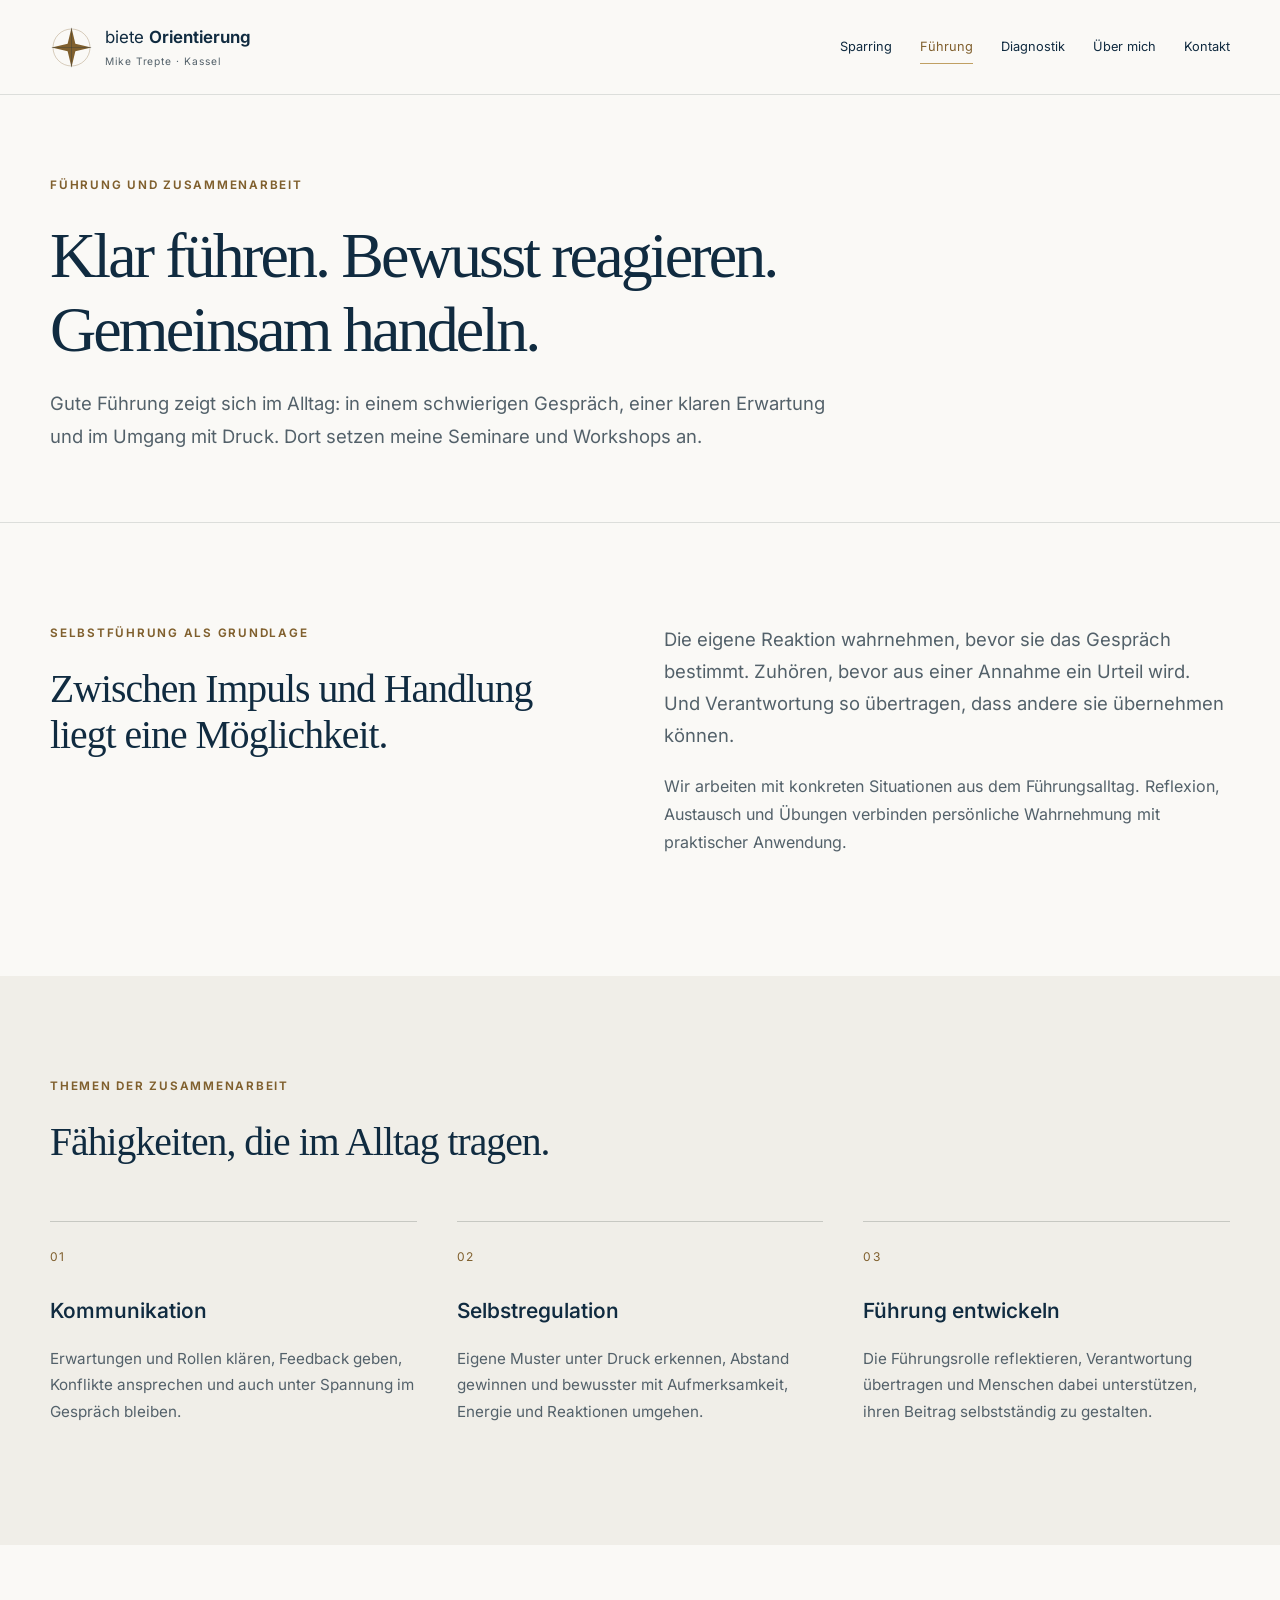
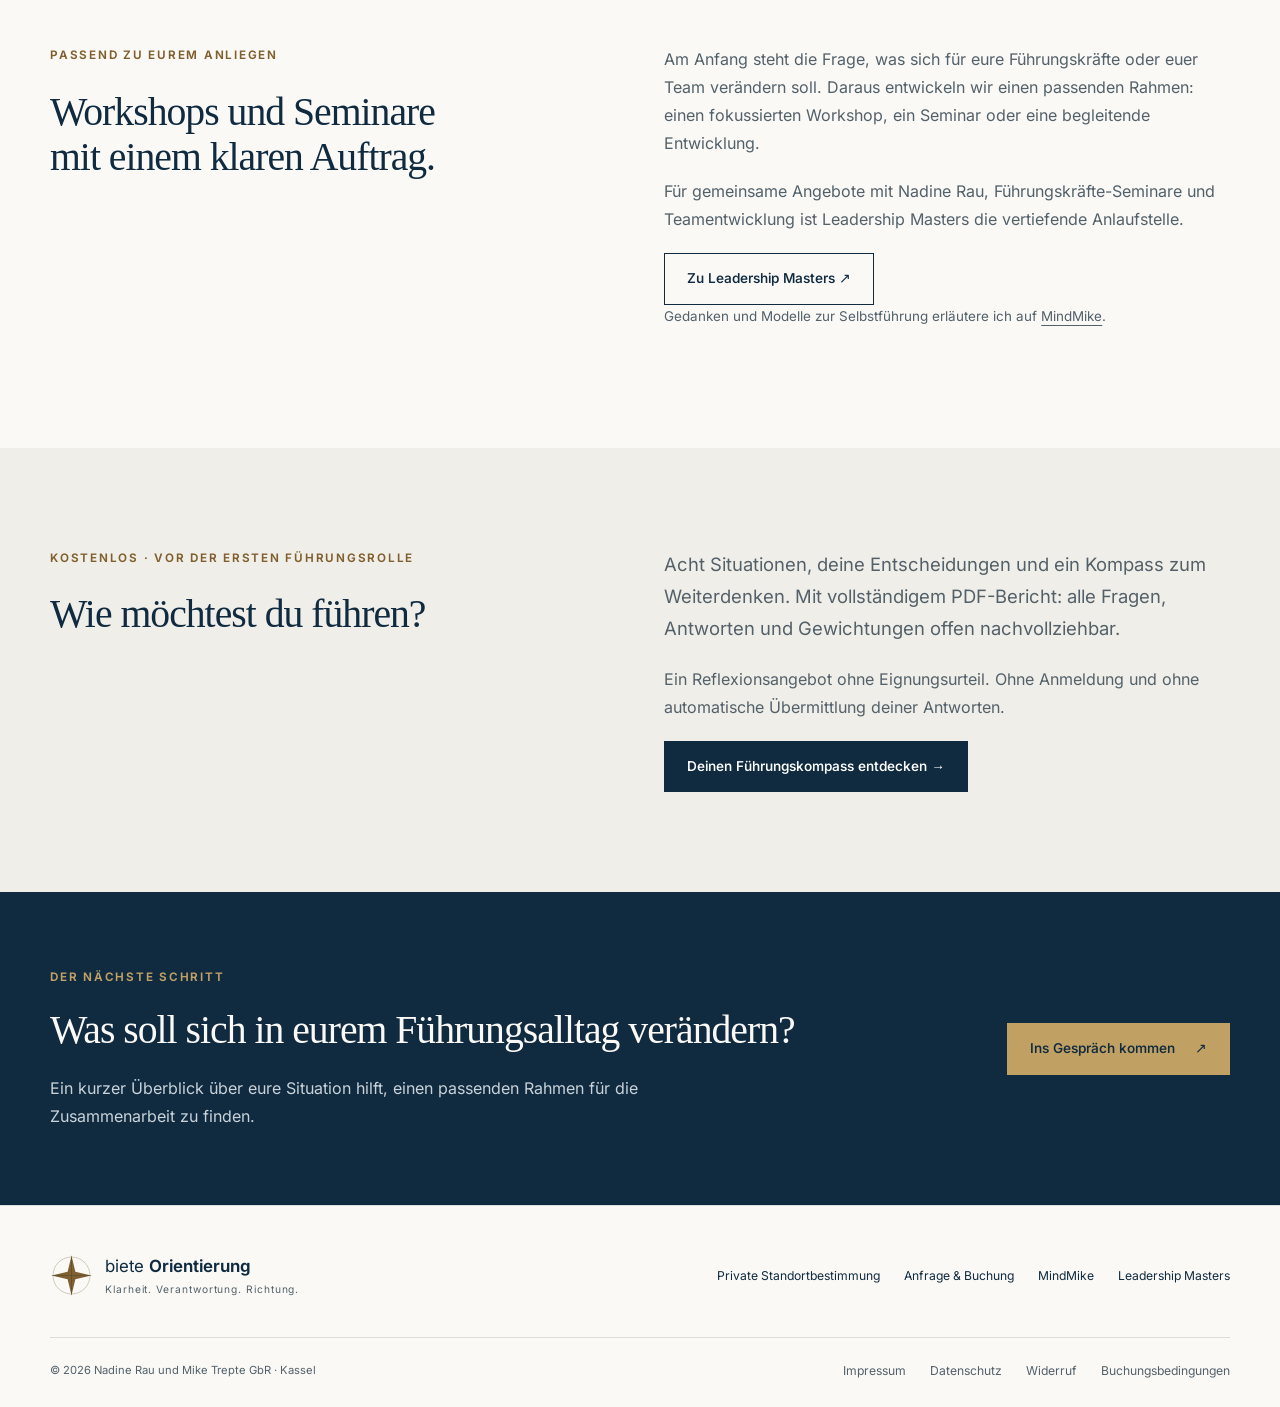
<file: fuehrung-zusammenarbeit.html>
<!doctype html>
<html lang="de"><head><meta charset="utf-8"><meta name="viewport" content="width=device-width,initial-scale=1"><title>Führung und Zusammenarbeit | biete Orientierung</title><meta name="description" content="Workshops, Seminare und Führungskräfteentwicklung mit Mike Trepte. Kommunikation, Selbstregulation und Zusammenarbeit aus der Praxis."><meta name="robots" content="index,follow,max-image-preview:large"><meta name="theme-color" content="#102b40"><meta name="author" content="Mike Trepte"><link rel="canonical" href="https://biete-orientierung.de/fuehrung-zusammenarbeit.html"><link rel="icon" href="favicon.svg" type="image/svg+xml"><link rel="stylesheet" href="orientation.css"><meta property="og:type" content="website"><meta property="og:locale" content="de_DE"><meta property="og:site_name" content="biete Orientierung"><meta property="og:title" content="Führung und Zusammenarbeit"><meta property="og:description" content="Workshops, Seminare und Führungskräfteentwicklung mit Mike Trepte. Kommunikation, Selbstregulation und Zusammenarbeit aus der Praxis."><meta property="og:url" content="https://biete-orientierung.de/fuehrung-zusammenarbeit.html"><meta property="og:image" content="https://biete-orientierung.de/mike.jpg"><meta property="og:image:alt" content="Mike Trepte"><meta name="twitter:card" content="summary"><meta name="twitter:title" content="Führung und Zusammenarbeit"><meta name="twitter:description" content="Workshops, Seminare und Führungskräfteentwicklung mit Mike Trepte. Kommunikation, Selbstregulation und Zusammenarbeit aus der Praxis."><script src="orientation.js" defer></script></head><body><a class="skip" href="#inhalt">Zum Inhalt</a><header class="site-header"><div class="wrap header-inner"><a class="brand" href="index.html"><svg viewBox="0 0 100 100" fill="none" aria-hidden="true"><circle cx="50" cy="50" r="43" stroke="currentColor" stroke-width=".7"/><path d="M50 4 59 41 96 50 59 59 50 96 41 59 4 50 41 41Z" fill="currentColor"/><path d="M50 4V96M4 50H96" stroke="var(--navy)" stroke-width=".6"/></svg><span>biete <strong>Orientierung</strong><small>Mike Trepte · Kassel</small></span></a><button class="menu-toggle" aria-controls="navigation" aria-expanded="false" hidden>Menü</button><nav id="navigation" aria-label="Hauptnavigation"><a href="unternehmer-sparring.html">Sparring</a><a href="fuehrung-zusammenarbeit.html" aria-current="page">Führung</a><a href="personaldiagnostik.html">Diagnostik</a><a href="ueber-mich.html">Über mich</a><a href="kontakt.html">Kontakt</a></nav></div></header><main id="inhalt"><section class="page-hero"><div class="wrap"><p class="eyebrow">Führung und Zusammenarbeit</p><h1>Klar führen. Bewusst reagieren. Gemeinsam handeln.</h1><p class="intro">Gute Führung zeigt sich im Alltag: in einem schwierigen Gespräch, einer klaren Erwartung und im Umgang mit Druck. Dort setzen meine Seminare und Workshops an.</p></div></section><section class="section"><div class="wrap split"><div><p class="eyebrow">Selbstführung als Grundlage</p><h2>Zwischen Impuls und Handlung liegt eine Möglichkeit.</h2></div><div><p class="intro">Die eigene Reaktion wahrnehmen, bevor sie das Gespräch bestimmt. Zuhören, bevor aus einer Annahme ein Urteil wird. Und Verantwortung so übertragen, dass andere sie übernehmen können.</p><p>Wir arbeiten mit konkreten Situationen aus dem Führungsalltag. Reflexion, Austausch und Übungen verbinden persönliche Wahrnehmung mit praktischer Anwendung.</p></div></div></section><section class="section tinted"><div class="wrap"><p class="eyebrow">Themen der Zusammenarbeit</p><h2>Fähigkeiten, die im Alltag tragen.</h2><div class="services"><article><span class="number">01</span><h3>Kommunikation</h3><p>Erwartungen und Rollen klären, Feedback geben, Konflikte ansprechen und auch unter Spannung im Gespräch bleiben.</p></article><article><span class="number">02</span><h3>Selbstregulation</h3><p>Eigene Muster unter Druck erkennen, Abstand gewinnen und bewusster mit Aufmerksamkeit, Energie und Reaktionen umgehen.</p></article><article><span class="number">03</span><h3>Führung entwickeln</h3><p>Die Führungsrolle reflektieren, Verantwortung übertragen und Menschen dabei unterstützen, ihren Beitrag selbstständig zu gestalten.</p></article></div></div></section><section class="section"><div class="wrap split"><div><p class="eyebrow">Passend zu eurem Anliegen</p><h2>Workshops und Seminare mit einem klaren Auftrag.</h2></div><div><p>Am Anfang steht die Frage, was sich für eure Führungskräfte oder euer Team verändern soll. Daraus entwickeln wir einen passenden Rahmen: einen fokussierten Workshop, ein Seminar oder eine begleitende Entwicklung.</p><p>Für gemeinsame Angebote mit Nadine Rau, Führungskräfte-Seminare und Teamentwicklung ist Leadership Masters die vertiefende Anlaufstelle.</p><a class="button secondary" href="https://leadership-masters.info/">Zu Leadership Masters ↗</a><p class="small">Gedanken und Modelle zur Selbstführung erläutere ich auf <a href="https://mindmike.de/">MindMike</a>.</p></div></div></section><section class="section tinted" id="fuehrungskompass"><div class="wrap split"><div><p class="eyebrow">Kostenlos · Vor der ersten Führungsrolle</p><h2>Wie möchtest du führen?</h2></div><div><p class="intro">Acht Situationen, deine Entscheidungen und ein Kompass zum Weiterdenken. Mit vollständigem PDF-Bericht: alle Fragen, Antworten und Gewichtungen offen nachvollziehbar.</p><p>Ein Reflexionsangebot ohne Eignungsurteil. Ohne Anmeldung und ohne automatische Übermittlung deiner Antworten.</p><a class="button" href="fuehrungskompass.html">Deinen Führungskompass entdecken →</a></div></div></section><section class="cta"><div class="wrap split"><div><p class="eyebrow">Der nächste Schritt</p><h2>Was soll sich in eurem Führungsalltag verändern?</h2><p>Ein kurzer Überblick über eure Situation hilft, einen passenden Rahmen für die Zusammenarbeit zu finden.</p></div><a class="button light" href="kontakt.html">Ins Gespräch kommen <span aria-hidden="true">↗</span></a></div></section></main><footer class="site-footer"><div class="wrap footer-top"><a class="brand" href="index.html"><svg viewBox="0 0 100 100" fill="none" aria-hidden="true"><circle cx="50" cy="50" r="43" stroke="currentColor" stroke-width=".7"/><path d="M50 4 59 41 96 50 59 59 50 96 41 59 4 50 41 41Z" fill="currentColor"/><path d="M50 4V96M4 50H96" stroke="var(--navy)" stroke-width=".6"/></svg><span>biete <strong>Orientierung</strong><small>Klarheit. Verantwortung. Richtung.</small></span></a><div><a href="standortbestimmung.html">Private Standortbestimmung</a><a href="buchung.html">Anfrage &amp; Buchung</a><a href="https://mindmike.de/">MindMike</a><a href="https://leadership-masters.info/">Leadership Masters</a></div></div><div class="wrap footer-bottom"><small>© 2026 Nadine Rau und Mike Trepte GbR · Kassel</small><div><a href="impressum.html">Impressum</a><a href="datenschutz.html">Datenschutz</a><a href="widerruf.html">Widerruf</a><a href="buchungsbedingungen.html">Buchungsbedingungen</a></div></div></footer></body></html>
</file>
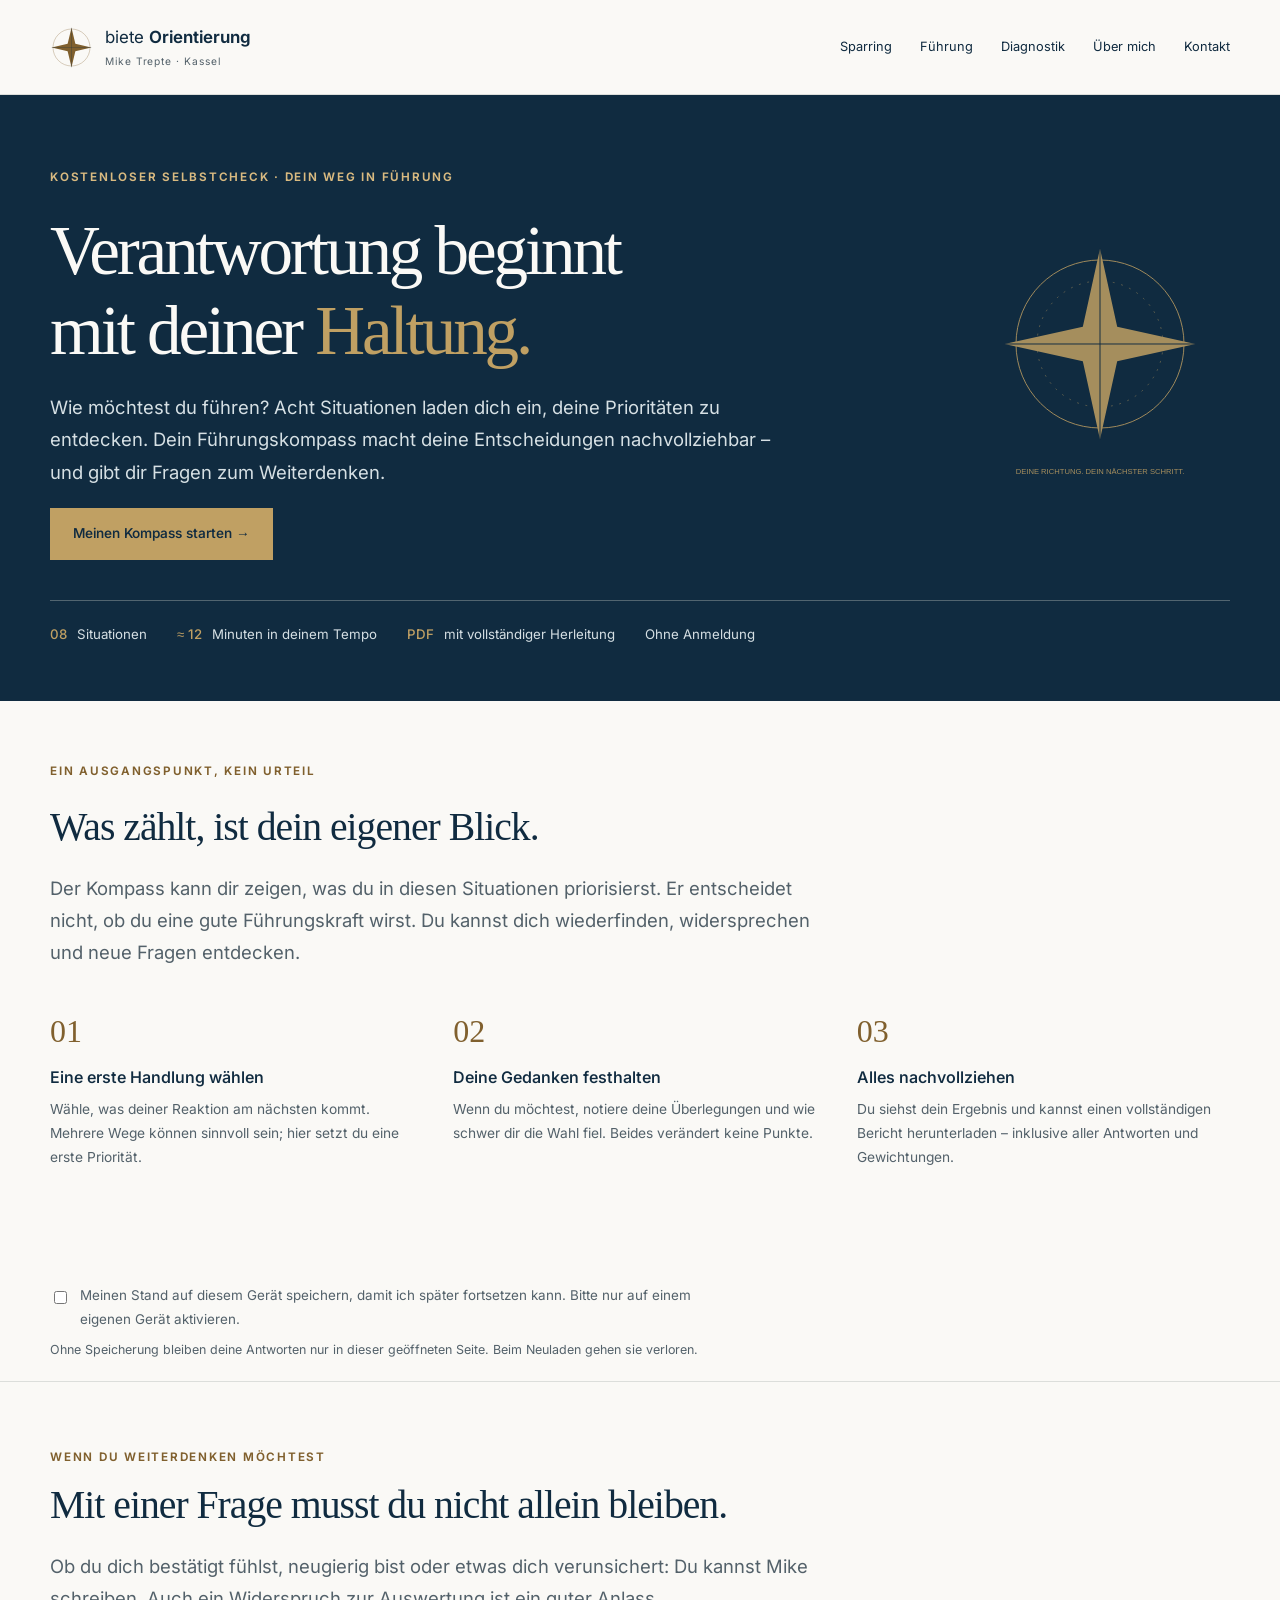
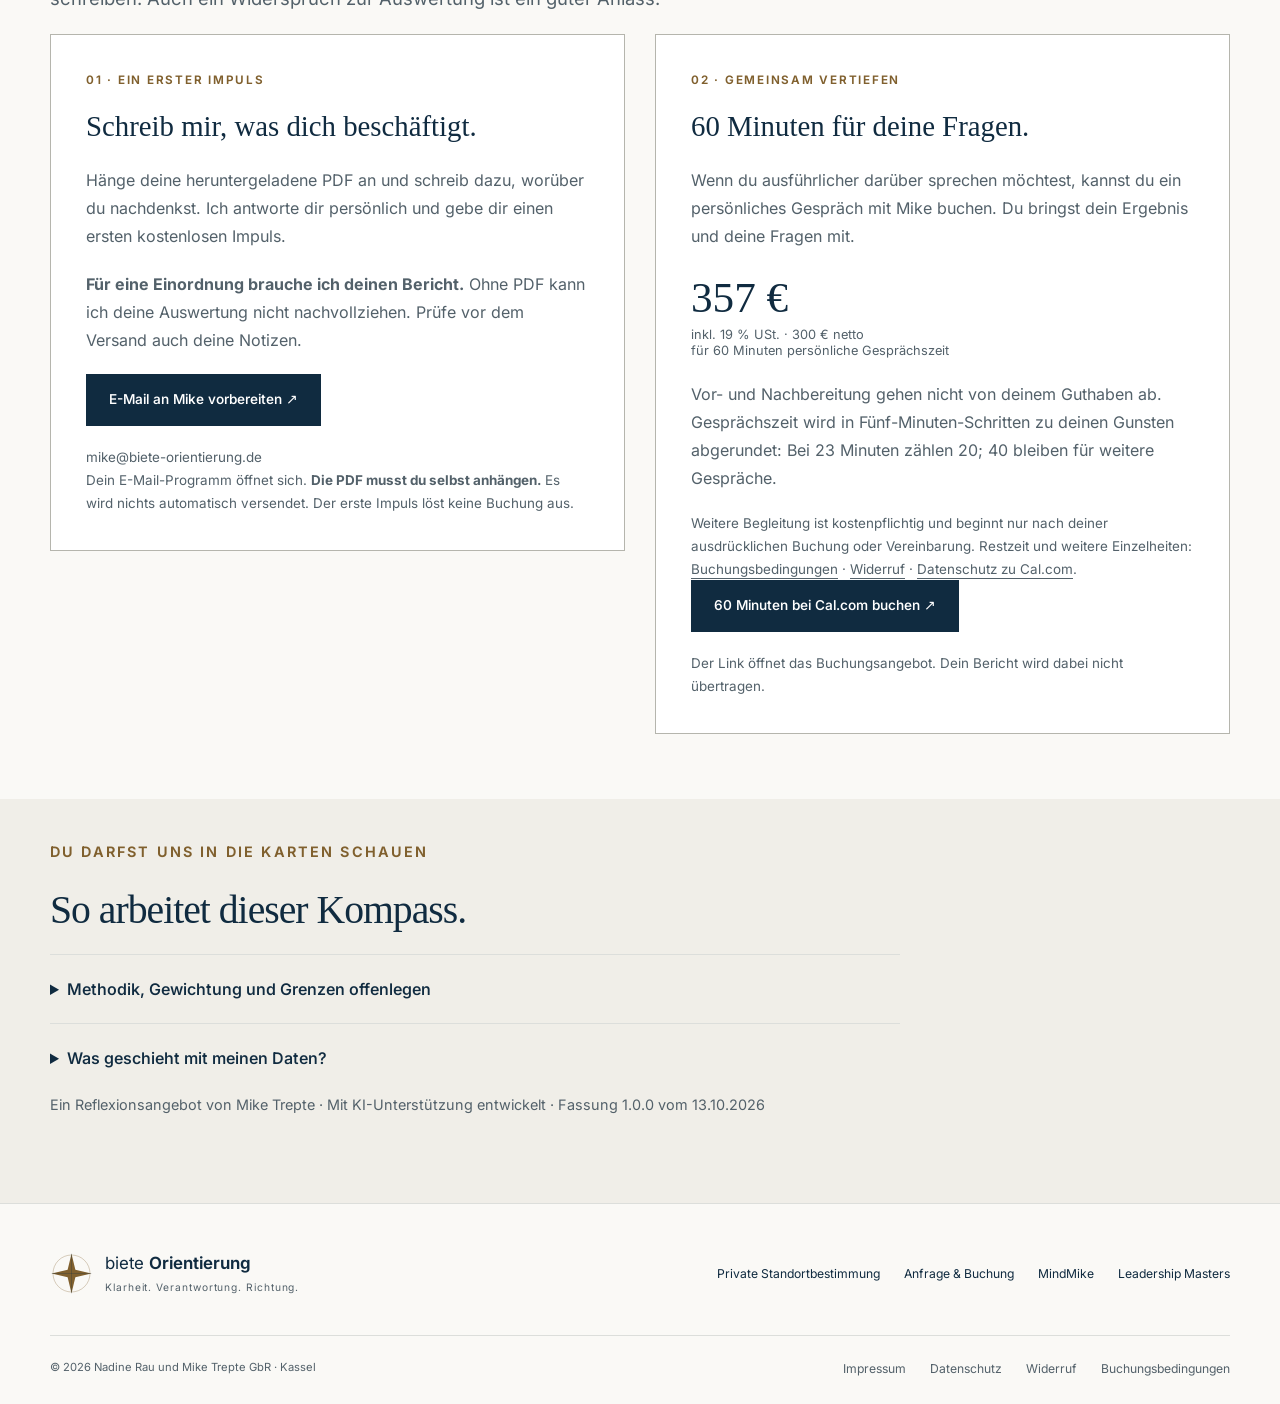
<file: fuehrungskompass.html>
<!doctype html>
<html lang="de"><head><meta charset="utf-8"><meta name="viewport" content="width=device-width,initial-scale=1"><title>Dein Führungskompass – acht Situationen zum Weiterdenken | biete Orientierung</title><meta name="description" content="Kostenloser Führungskompass für deinen Weg in die erste Führungsrolle. Acht Situationen, nachvollziehbare Auswertung und vollständiger PDF-Bericht mit allen Gewichtungen."><meta name="theme-color" content="#102b40"><link rel="canonical" href="https://biete-orientierung.de/fuehrungskompass.html"><link rel="icon" href="favicon.svg" type="image/svg+xml"><link rel="stylesheet" href="orientation.css"><link rel="stylesheet" href="fuehrungskompass/style.css?v=20261014a"><script src="orientation.js" defer></script><script type="module" src="fuehrungskompass/app.mjs?v=20261014a"></script></head>
<body><a class="skip" href="#inhalt">Zum Inhalt</a><header class="site-header"><div class="wrap header-inner"><a class="brand" href="index.html"><svg viewBox="0 0 100 100" fill="none" aria-hidden="true"><circle cx="50" cy="50" r="43" stroke="currentColor" stroke-width=".7"/><path d="M50 4 59 41 96 50 59 59 50 96 41 59 4 50 41 41Z" fill="currentColor"/><path d="M50 4V96M4 50H96" stroke="var(--navy)" stroke-width=".6"/></svg><span>biete <strong>Orientierung</strong><small>Mike Trepte · Kassel</small></span></a><button class="menu-toggle" aria-controls="navigation" aria-expanded="false" hidden>Menü</button><nav id="navigation" aria-label="Hauptnavigation"><a href="unternehmer-sparring.html">Sparring</a><a href="fuehrung-zusammenarbeit.html">Führung</a><a href="personaldiagnostik.html">Diagnostik</a><a href="ueber-mich.html">Über mich</a><a href="kontakt.html">Kontakt</a></nav></div></header><main id="inhalt">
<section id="intro"><div class="compass-hero"><div class="wrap"><div class="compass-layout"><div><p class="eyebrow">Kostenloser Selbstcheck · Dein Weg in Führung</p><h1 id="intro-title" tabindex="-1">Verantwortung beginnt<br>mit deiner <em>Haltung.</em></h1><p class="intro">Wie möchtest du führen? Acht Situationen laden dich ein, deine Prioritäten zu entdecken. Dein Führungskompass macht deine Entscheidungen nachvollziehbar – und gibt dir Fragen zum Weiterdenken.</p><button id="start" class="button light">Meinen Kompass starten →</button></div><svg class="compass-art" viewBox="0 0 220 260" fill="none" aria-hidden="true"><circle cx="110" cy="110" r="88" stroke="currentColor" stroke-width="1"/><circle cx="110" cy="110" r="66" stroke="currentColor" stroke-width=".5" stroke-dasharray="2 7"/><path d="M110 10 128 92 210 110 128 128 110 210 92 128 10 110 92 92Z" fill="currentColor"/><path d="M110 10V210M10 110H210" stroke="#102b40"/><text x="110" y="246" text-anchor="middle" font-size="8" fill="currentColor" font-family="Arial">DEINE RICHTUNG. DEIN NÄCHSTER SCHRITT.</text></svg></div><div class="hero-facts"><span><b>08</b> Situationen</span><span><b>≈ 12</b> Minuten in deinem Tempo</span><span><b>PDF</b> mit vollständiger Herleitung</span><span>Ohne Anmeldung</span></div></div></div><div class="wrap compass-content"><p class="eyebrow">Ein Ausgangspunkt, kein Urteil</p><h2>Was zählt, ist dein eigener Blick.</h2><p class="intro max-copy">Der Kompass kann dir zeigen, was du in diesen Situationen priorisierst. Er entscheidet nicht, ob du eine gute Führungskraft wirst. Du kannst dich wiederfinden, widersprechen und neue Fragen entdecken.</p><div class="intro-steps"><article><span>01</span><h3>Eine erste Handlung wählen</h3><p>Wähle, was deiner Reaktion am nächsten kommt. Mehrere Wege können sinnvoll sein; hier setzt du eine erste Priorität.</p></article><article><span>02</span><h3>Deine Gedanken festhalten</h3><p>Wenn du möchtest, notiere deine Überlegungen und wie schwer dir die Wahl fiel. Beides verändert keine Punkte.</p></article><article><span>03</span><h3>Alles nachvollziehen</h3><p>Du siehst dein Ergebnis und kannst einen vollständigen Bericht herunterladen – inklusive aller Antworten und Gewichtungen.</p></article></div></div></section>
<section id="questionnaire" class="wrap compass-content" hidden><div class="compass-top"><p class="step-label" id="step"></p><nav id="steps" class="steps" aria-label="Situationen direkt auswählen"></nav></div><div class="progress-row"><progress id="progress" max="8" value="0" aria-label="Beantwortete Situationen"></progress><span id="progress-text"></span></div><div class="check-card"><h2 id="question-title" tabindex="-1"></h2><p id="situation" class="intro"></p><fieldset><legend id="choice-legend"></legend><div id="choices"></div></fieldset><div class="optional"><div><label for="difficulty">Wie schwer fiel dir die Wahl? <span class="micro">Optional</span></label><select id="difficulty"><option value="">Keine Angabe</option><option value="leicht">Leicht</option><option value="mittel">Mittel</option><option value="schwer">Schwer</option></select><small>Deine Einschätzung, keine Bewertung.</small></div><div><label for="note">Was war dir bei der Wahl wichtig? <span class="micro">Optional</span></label><textarea id="note" rows="3" maxlength="3000" aria-describedby="count note-help"></textarea><small id="count"></small><small id="note-help">Deine Notiz erscheint im PDF. Bitte keine Namen oder vertraulichen Angaben über andere Personen.</small></div></div><details><summary>Eine Frage zum Weiterdenken</summary><p id="reflection"></p></details><p id="error" class="error" role="alert"></p><div class="question-footer"><button id="previous" class="text-button">Zurück</button><button id="next" class="button">Nächste Situation →</button></div></div><p class="quiet-note">Du kannst alle Antworten vor und nach der Auswertung ändern. Der Kompass bewertet nur deine Auswahl; Notizen werden nicht mit KI analysiert.</p></section>
<section id="result" class="wrap compass-content" hidden><div class="compass-top"><p class="eyebrow">Deine persönliche Momentaufnahme</p><button id="edit" class="text-button">Antworten bearbeiten</button></div><h2 id="result-title" tabindex="-1">Dein Kompass. Raum zum Weiterdenken.</h2><p id="result-intro" class="result-summary"></p><figure class="rosette-panel"><div id="rosette"></div><figcaption><strong>Deine sechs Handlungsrichtungen auf einen Blick.</strong><p>Goldene ausgefüllte Punkte und *: hervorgehobene Richtungen, einschließlich Gleichständen. Wähle eine Richtung in der Grafik oder öffne ihre Erklärung darunter.</p><ul id="rosette-legend" class="rosette-legend"></ul><p id="rosette-note" class="small"></p><details><summary>Was bedeuten Punkte, Maximum und Katalogsumme?</summary><p id="rosette-calculation"></p></details></figcaption></figure><div id="result-cards" class="result-cards"></div><div class="soft-section"><h3>Welche Richtung fühlt sich für dich stimmig an?</h3><p>Schau auf eine echte Situation aus deinem Alltag: Wo erkennst du dich wieder? Wo würdest du heute anders entscheiden? Auch eine nicht hervorgehobene Ausrichtung kann für dich wichtig sein. Du musst aus diesem Ergebnis keine Berufsentscheidung ableiten.</p></div><h2>Muster in deiner Auswahl</h2><p>Diese Hinweise verbinden konkrete Antworten. Sie beschreiben keine feststehenden Eigenschaften.</p><div id="patterns" class="patterns-grid"></div><div class="soft-section"><h3>So hast du deine Entscheidungen erlebt</h3><p>Eine schwierige Wahl kann mehrere gute Gründe haben. Sie ist kein Zeichen mangelnder Fähigkeit.</p><ul id="difficulty-list" class="difficulty-list"></ul></div><div class="download-box"><p class="eyebrow">Alles offen. Alles für dich.</p><h2>Dein vollständiger Bericht.</h2><p>Alle acht Situationen, alle 32 Antwortmöglichkeiten, deine Auswahl, deine Notizen, sämtliche Gewichtungen und die Berechnung. Ohne E-Mail-Abgabe.</p><div class="download-actions"><button id="pdf" class="button light">Vollständige PDF herunterladen ↓</button><button id="print" class="text-button">Drucken / als PDF speichern</button><button id="json" class="text-button">Zusätzlich alle Daten als JSON</button></div><p id="download-status" class="small pdf-status" role="status" aria-live="polite"></p></div><details><summary>Deine Berechnung vollständig ansehen</summary><div id="calculation"></div></details><h2 style="margin-top:40px">Deine Entscheidungen im Detail</h2><div id="answer-review"></div></section>
<div class="wrap"><div class="storage-box"><label><input id="remember" type="checkbox"><span>Meinen Stand auf diesem Gerät speichern, damit ich später fortsetzen kann. Bitte nur auf einem eigenen Gerät aktivieren.</span></label><p id="storage-status" role="status">Ohne Speicherung bleiben deine Antworten nur in dieser geöffneten Seite. Beim Neuladen gehen sie verloren.</p><button id="reset" class="text-button" hidden>Antworten und gespeicherten Stand zurücksetzen</button></div></div>
<section class="contact-band"><div class="wrap"><p class="eyebrow">Wenn du weiterdenken möchtest</p><h2>Mit einer Frage musst du nicht allein bleiben.</h2><p class="intro max-copy">Ob du dich bestätigt fühlst, neugierig bist oder etwas dich verunsichert: Du kannst Mike schreiben. Auch ein Widerspruch zur Auswertung ist ein guter Anlass.</p><div class="booking-options"><article class="price-card"><p class="eyebrow">01 · Ein erster Impuls</p><h3>Schreib mir, was dich beschäftigt.</h3><p>Hänge deine heruntergeladene PDF an und schreib dazu, worüber du nachdenkst. Ich antworte dir persönlich und gebe dir einen ersten kostenlosen Impuls.</p><p><strong>Für eine Einordnung brauche ich deinen Bericht.</strong> Ohne PDF kann ich deine Auswertung nicht nachvollziehen. Prüfe vor dem Versand auch deine Notizen.</p><a data-mail class="button" href="mailto:mike@biete-orientierung.de">E-Mail an Mike vorbereiten ↗</a><p class="small">mike@biete-orientierung.de<br>Dein E-Mail-Programm öffnet sich. <strong>Die PDF musst du selbst anhängen.</strong> Es wird nichts automatisch versendet. Der erste Impuls löst keine Buchung aus.</p></article><article class="price-card"><p class="eyebrow">02 · Gemeinsam vertiefen</p><h3>60 Minuten für deine Fragen.</h3><p>Wenn du ausführlicher darüber sprechen möchtest, kannst du ein persönliches Gespräch mit Mike buchen. Du bringst dein Ergebnis und deine Fragen mit.</p><p class="price">357 € <small>inkl. 19 % USt. · 300 € netto<br>für 60 Minuten persönliche Gesprächszeit</small></p><p>Vor- und Nachbereitung gehen nicht von deinem Guthaben ab. Gesprächszeit wird in Fünf-Minuten-Schritten zu deinen Gunsten abgerundet: Bei 23 Minuten zählen 20; 40 bleiben für weitere Gespräche.</p><p class="small">Weitere Begleitung ist kostenpflichtig und beginnt nur nach deiner ausdrücklichen Buchung oder Vereinbarung. Restzeit und weitere Einzelheiten: <a href="buchungsbedingungen.html">Buchungsbedingungen</a> · <a href="widerruf.html">Widerruf</a> · <a href="datenschutz.html#cal">Datenschutz zu Cal.com</a>.</p><a data-booking class="button" href="https://cal.com/mike-trepte/60-minuten-zeitkontigent-mit-mike-trepte">60 Minuten bei Cal.com buchen ↗</a><p class="small">Der Link öffnet das Buchungsangebot. Dein Bericht wird dabei nicht übertragen.</p></article></div></div></section>
<section class="method-section tinted"><div class="wrap"><p class="eyebrow">Du darfst uns in die Karten schauen</p><h2>So arbeitet dieser Kompass.</h2><details><summary>Methodik, Gewichtung und Grenzen offenlegen</summary><div id="method-copy"></div></details><details><summary>Was geschieht mit meinen Daten?</summary><p>Deine Antworten werden im Browser ausgewertet. Auch die PDF entsteht dort. Es gibt keinen automatischen Versand an Mike, keine KI-Analyse deiner Notizen und kein Tracking innerhalb dieses Moduls. Wenn du „auf diesem Gerät speichern“ aktivierst, bleiben deine Angaben im Browserspeicher, bis du sie hier zurücksetzt oder die Website-Daten löschst.</p><p>Beim normalen Aufruf der Website entstehen die üblichen technischen Verbindungsdaten beim Hosting. Erst wenn du selbst eine E-Mail mit Anhang versendest, erhält Mike deinen Bericht. Zugesandte Unterlagen werden nach dem in der <a href="datenschutz.html#persoenliche-beratung">Datenschutzerklärung beschriebenen Ablauf</a> verarbeitet, unter anderem in der dort genannten Nextcloud gespeichert und gelöscht, sobald sie nicht mehr benötigt werden und keine Aufbewahrungspflicht entgegensteht.</p></details><p class="micro">Ein Reflexionsangebot von Mike Trepte · Mit KI-Unterstützung entwickelt · Fassung 1.0.0 vom 13.10.2026</p></div></section><noscript><div class="wrap no-js">Für den interaktiven Kompass und die lokale Auswertung ist JavaScript erforderlich. Du kannst Mike unabhängig davon per E-Mail erreichen.</div></noscript></main><footer class="site-footer"><div class="wrap footer-top"><a class="brand" href="index.html"><svg viewBox="0 0 100 100" fill="none" aria-hidden="true"><circle cx="50" cy="50" r="43" stroke="currentColor" stroke-width=".7"/><path d="M50 4 59 41 96 50 59 59 50 96 41 59 4 50 41 41Z" fill="currentColor"/><path d="M50 4V96M4 50H96" stroke="var(--navy)" stroke-width=".6"/></svg><span>biete <strong>Orientierung</strong><small>Klarheit. Verantwortung. Richtung.</small></span></a><div><a href="standortbestimmung.html">Private Standortbestimmung</a><a href="buchung.html">Anfrage &amp; Buchung</a><a href="https://mindmike.de/">MindMike</a><a href="https://leadership-masters.info/">Leadership Masters</a></div></div><div class="wrap footer-bottom"><small>© 2026 Nadine Rau und Mike Trepte GbR · Kassel</small><div><a href="impressum.html">Impressum</a><a href="datenschutz.html">Datenschutz</a><a href="widerruf.html">Widerruf</a><a href="buchungsbedingungen.html">Buchungsbedingungen</a></div></div></footer>
<dialog id="reset-dialog" aria-labelledby="reset-title"><h2 id="reset-title">Deine Antworten zurücksetzen?</h2><p>Deine Antworten, Notizen und der gespeicherte Stand dieses Kompasses werden entfernt. Bereits heruntergeladene Dateien bleiben bestehen.</p><div class="question-footer"><button id="cancel-reset" class="text-button">Behalten</button><button id="confirm-reset" class="button">Jetzt zurücksetzen</button></div></dialog><section id="print-report" class="print-report" aria-label="Vollständiger Druckbericht"></section></body></html>
</file>
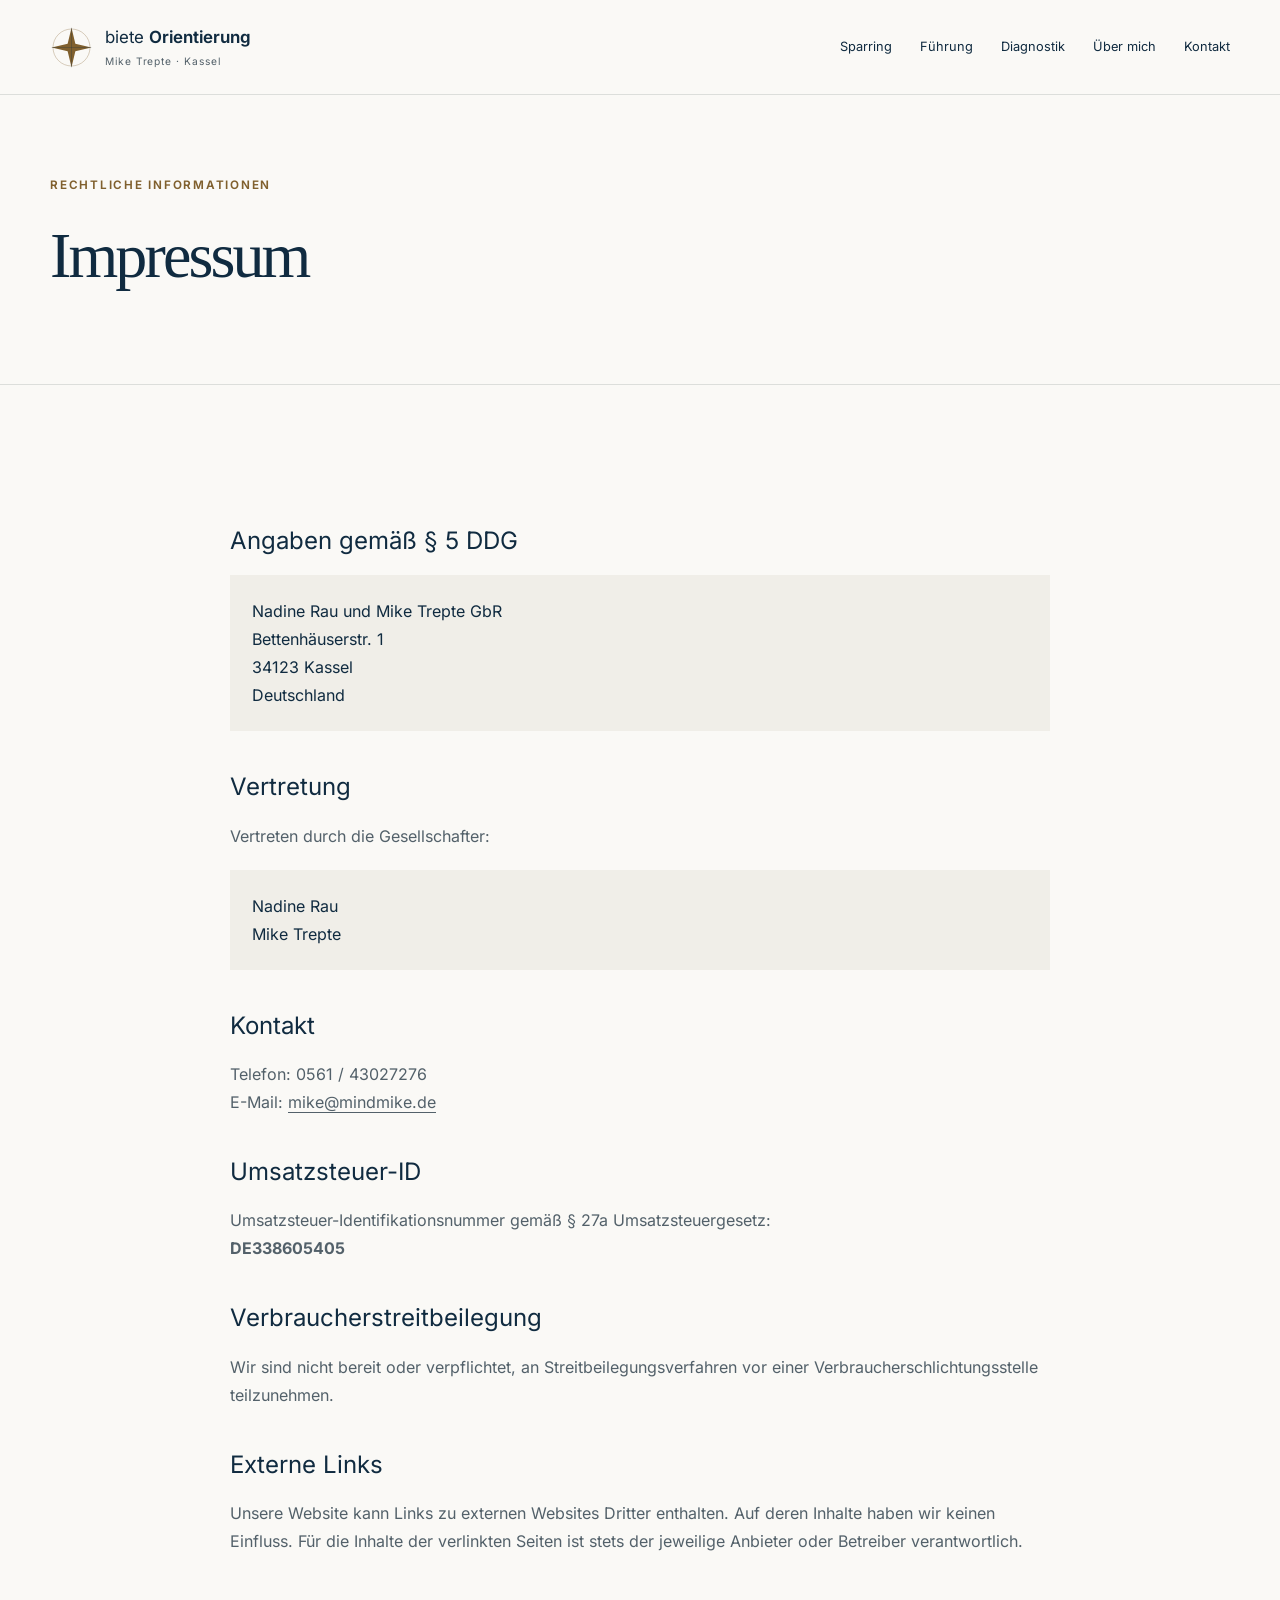
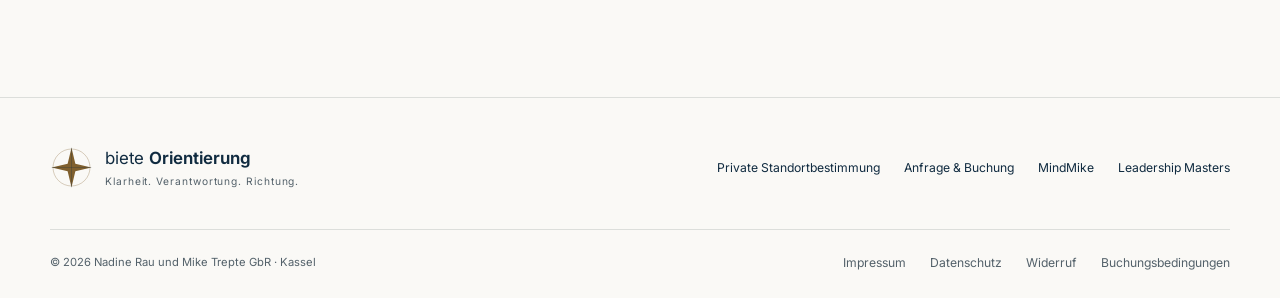
<file: impressum.html>
<!doctype html>
<html lang="de"><head><meta charset="utf-8"><meta name="viewport" content="width=device-width,initial-scale=1"><title>Impressum | biete Orientierung</title><meta name="description" content="Impressum von biete Orientierung – Nadine Rau und Mike Trepte GbR, Kassel."><meta name="robots" content="noindex,follow"><meta name="theme-color" content="#102b40"><meta name="author" content="Mike Trepte"><link rel="canonical" href="https://biete-orientierung.de/impressum.html"><link rel="icon" href="favicon.svg" type="image/svg+xml"><link rel="stylesheet" href="orientation.css"><meta property="og:type" content="website"><meta property="og:locale" content="de_DE"><meta property="og:site_name" content="biete Orientierung"><meta property="og:title" content="Impressum"><meta property="og:description" content="Impressum von biete Orientierung – Nadine Rau und Mike Trepte GbR, Kassel."><meta property="og:url" content="https://biete-orientierung.de/impressum.html"><meta property="og:image" content="https://biete-orientierung.de/mike.jpg"><meta property="og:image:alt" content="Mike Trepte"><meta name="twitter:card" content="summary"><meta name="twitter:title" content="Impressum"><meta name="twitter:description" content="Impressum von biete Orientierung – Nadine Rau und Mike Trepte GbR, Kassel."><script src="orientation.js" defer></script></head><body><a class="skip" href="#inhalt">Zum Inhalt</a><header class="site-header"><div class="wrap header-inner"><a class="brand" href="index.html"><svg viewBox="0 0 100 100" fill="none" aria-hidden="true"><circle cx="50" cy="50" r="43" stroke="currentColor" stroke-width=".7"/><path d="M50 4 59 41 96 50 59 59 50 96 41 59 4 50 41 41Z" fill="currentColor"/><path d="M50 4V96M4 50H96" stroke="var(--navy)" stroke-width=".6"/></svg><span>biete <strong>Orientierung</strong><small>Mike Trepte · Kassel</small></span></a><button class="menu-toggle" aria-controls="navigation" aria-expanded="false" hidden>Menü</button><nav id="navigation" aria-label="Hauptnavigation"><a href="unternehmer-sparring.html">Sparring</a><a href="fuehrung-zusammenarbeit.html">Führung</a><a href="personaldiagnostik.html">Diagnostik</a><a href="ueber-mich.html">Über mich</a><a href="kontakt.html">Kontakt</a></nav></div></header><main id="inhalt"><section class="page-hero"><div class="wrap"><p class="eyebrow">Rechtliche Informationen</p><h1>Impressum</h1><p class="intro"></p></div></section><div class="section legal"><div class="narrow"><section><h2>Angaben gemäß § 5 DDG</h2><div class="address">Nadine Rau und Mike Trepte GbR<br>Bettenhäuserstr. 1<br>34123 Kassel<br>Deutschland</div></section><section><h2>Vertretung</h2><p>Vertreten durch die Gesellschafter:</p><div class="card">Nadine Rau<br>Mike Trepte</div></section><section><h2>Kontakt</h2><p>Telefon: 0561 / 43027276<br>E-Mail: <a href="mailto:mike@mindmike.de">mike@mindmike.de</a></p></section><section><h2>Umsatzsteuer-ID</h2><p>Umsatzsteuer-Identifikationsnummer gemäß § 27a Umsatzsteuergesetz:<br><strong>DE338605405</strong></p></section><section><h2>Verbraucherstreitbeilegung</h2><p>Wir sind nicht bereit oder verpflichtet, an Streitbeilegungsverfahren vor einer Verbraucherschlichtungsstelle teilzunehmen.</p></section><section><h2>Externe Links</h2><p>Unsere Website kann Links zu externen Websites Dritter enthalten. Auf deren Inhalte haben wir keinen Einfluss. Für die Inhalte der verlinkten Seiten ist stets der jeweilige Anbieter oder Betreiber verantwortlich.</p></section></div></div></main><footer class="site-footer"><div class="wrap footer-top"><a class="brand" href="index.html"><svg viewBox="0 0 100 100" fill="none" aria-hidden="true"><circle cx="50" cy="50" r="43" stroke="currentColor" stroke-width=".7"/><path d="M50 4 59 41 96 50 59 59 50 96 41 59 4 50 41 41Z" fill="currentColor"/><path d="M50 4V96M4 50H96" stroke="var(--navy)" stroke-width=".6"/></svg><span>biete <strong>Orientierung</strong><small>Klarheit. Verantwortung. Richtung.</small></span></a><div><a href="standortbestimmung.html">Private Standortbestimmung</a><a href="buchung.html">Anfrage &amp; Buchung</a><a href="https://mindmike.de/">MindMike</a><a href="https://leadership-masters.info/">Leadership Masters</a></div></div><div class="wrap footer-bottom"><small>© 2026 Nadine Rau und Mike Trepte GbR · Kassel</small><div><a href="impressum.html">Impressum</a><a href="datenschutz.html">Datenschutz</a><a href="widerruf.html">Widerruf</a><a href="buchungsbedingungen.html">Buchungsbedingungen</a></div></div></footer></body></html>
</file>
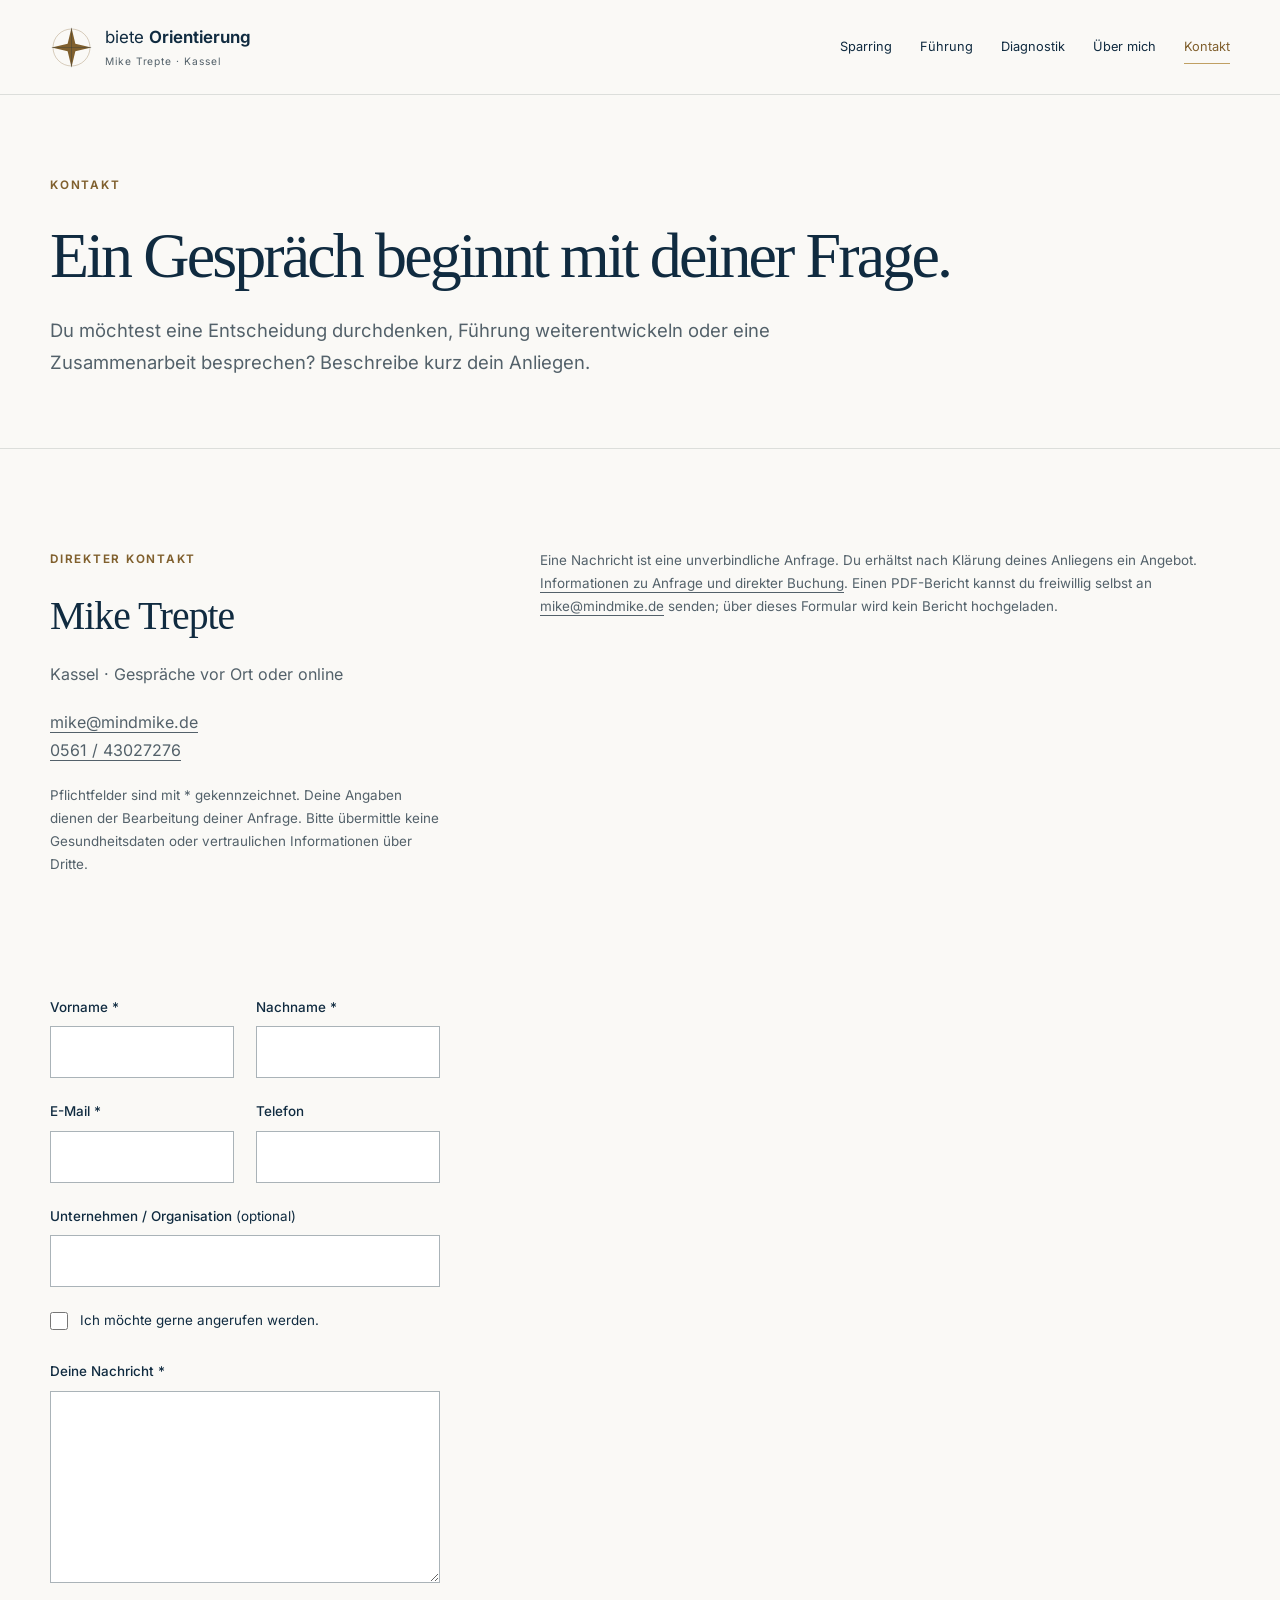
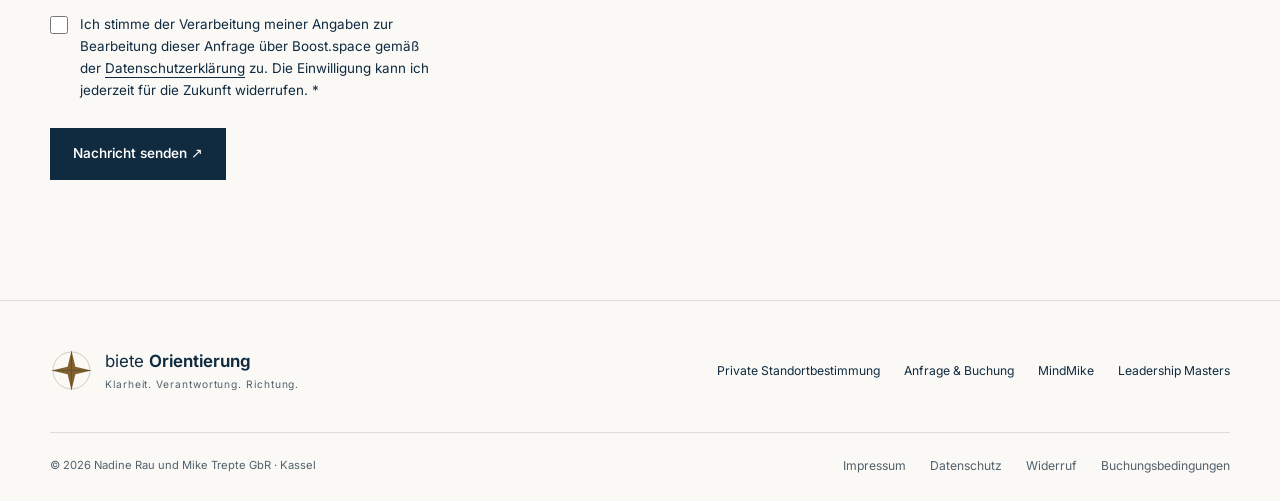
<file: kontakt.html>
<!doctype html>
<html lang="de"><head><meta charset="utf-8"><meta name="viewport" content="width=device-width,initial-scale=1"><title>Kontakt zu Mike Trepte | biete Orientierung</title><meta name="description" content="Kontakt für Unternehmer-Sparring, Führung, Workshops und Personaldiagnostik. Mike Trepte in Kassel: Formular, E-Mail und Telefon."><meta name="robots" content="index,follow,max-image-preview:large"><meta name="theme-color" content="#102b40"><meta name="author" content="Mike Trepte"><link rel="canonical" href="https://biete-orientierung.de/kontakt.html"><link rel="icon" href="favicon.svg" type="image/svg+xml"><link rel="stylesheet" href="orientation.css"><meta property="og:type" content="website"><meta property="og:locale" content="de_DE"><meta property="og:site_name" content="biete Orientierung"><meta property="og:title" content="Kontakt zu Mike Trepte"><meta property="og:description" content="Kontakt für Unternehmer-Sparring, Führung, Workshops und Personaldiagnostik. Mike Trepte in Kassel: Formular, E-Mail und Telefon."><meta property="og:url" content="https://biete-orientierung.de/kontakt.html"><meta property="og:image" content="https://biete-orientierung.de/mike.jpg"><meta property="og:image:alt" content="Mike Trepte"><meta name="twitter:card" content="summary"><meta name="twitter:title" content="Kontakt zu Mike Trepte"><meta name="twitter:description" content="Kontakt für Unternehmer-Sparring, Führung, Workshops und Personaldiagnostik. Mike Trepte in Kassel: Formular, E-Mail und Telefon."><script src="orientation.js" defer></script></head><body><a class="skip" href="#inhalt">Zum Inhalt</a><header class="site-header"><div class="wrap header-inner"><a class="brand" href="index.html"><svg viewBox="0 0 100 100" fill="none" aria-hidden="true"><circle cx="50" cy="50" r="43" stroke="currentColor" stroke-width=".7"/><path d="M50 4 59 41 96 50 59 59 50 96 41 59 4 50 41 41Z" fill="currentColor"/><path d="M50 4V96M4 50H96" stroke="var(--navy)" stroke-width=".6"/></svg><span>biete <strong>Orientierung</strong><small>Mike Trepte · Kassel</small></span></a><button class="menu-toggle" aria-controls="navigation" aria-expanded="false" hidden>Menü</button><nav id="navigation" aria-label="Hauptnavigation"><a href="unternehmer-sparring.html">Sparring</a><a href="fuehrung-zusammenarbeit.html">Führung</a><a href="personaldiagnostik.html">Diagnostik</a><a href="ueber-mich.html">Über mich</a><a href="kontakt.html" aria-current="page">Kontakt</a></nav></div></header><main id="inhalt"><section class="page-hero"><div class="wrap"><p class="eyebrow">Kontakt</p><h1>Ein Gespräch beginnt mit deiner Frage.</h1><p class="intro">Du möchtest eine Entscheidung durchdenken, Führung weiterentwickeln oder eine Zusammenarbeit besprechen? Beschreibe kurz dein Anliegen.</p></div></section><section class="section"><div class="wrap contact-grid"><div><p class="eyebrow">Direkter Kontakt</p><h2>Mike Trepte</h2><p>Kassel · Gespräche vor Ort oder online</p><p><a href="mailto:mike@mindmike.de">mike@mindmike.de</a><br><a href="tel:+4956143027276">0561 / 43027276</a></p><p class="small">Pflichtfelder sind mit * gekennzeichnet. Deine Angaben dienen der Bearbeitung deiner Anfrage. Bitte übermittle keine Gesundheitsdaten oder vertraulichen Informationen über Dritte.</p></div><p class="small">Eine Nachricht ist eine unverbindliche Anfrage. Du erhältst nach Klärung deines Anliegens ein Angebot. <a href="buchung.html">Informationen zu Anfrage und direkter Buchung</a>. Einen PDF-Bericht kannst du freiwillig selbst an <a href="mailto:mike@mindmike.de">mike@mindmike.de</a> senden; über dieses Formular wird kein Bericht hochgeladen.</p><form id="kontakt-form" action="kontakt.html" method="post"><div class="honeypot" aria-hidden="true"><label for="hp">Dieses Feld leer lassen</label><input id="hp" name="_hp" tabindex="-1" autocomplete="off"></div><div class="form-grid"><div><label for="f-vorname">Vorname *</label><input id="f-vorname" name="vorname" required maxlength="100" autocomplete="given-name"></div><div><label for="f-nachname">Nachname *</label><input id="f-nachname" name="nachname" required maxlength="100" autocomplete="family-name"></div><div><label for="f-email">E-Mail *</label><input type="email" id="f-email" name="email" required maxlength="254" autocomplete="email"></div><div><label for="f-telefon">Telefon</label><input type="tel" id="f-telefon" name="telefon" maxlength="80" autocomplete="tel"></div><div class="full"><label for="f-firma">Unternehmen / Organisation <span>(optional)</span></label><input id="f-firma" name="firma" maxlength="200" autocomplete="organization"></div><label class="check full"><input type="checkbox" id="f-rueckruf" name="rueckruf"><span>Ich möchte gerne angerufen werden.</span></label><div class="full"><label for="f-nachricht">Deine Nachricht *</label><textarea id="f-nachricht" name="nachricht" required maxlength="5000" rows="6"></textarea></div><label class="check full"><input type="checkbox" id="f-dsgvo" name="dsgvo" required><span>Ich stimme der Verarbeitung meiner Angaben zur Bearbeitung dieser Anfrage über Boost.space gemäß der <a href="datenschutz.html#kontakt">Datenschutzerklärung</a> zu. Die Einwilligung kann ich jederzeit für die Zukunft widerrufen. *</span></label></div><button class="button" id="f-submit" type="submit" disabled>Nachricht senden ↗</button><p id="f-msg" class="form-message" role="status" aria-live="polite" tabindex="-1"></p><noscript><p>Zum Senden über das Formular ist JavaScript erforderlich. Du erreichst mich per <a href="mailto:mike@mindmike.de">E-Mail</a> oder Telefon.</p></noscript></form></div></section></main><footer class="site-footer"><div class="wrap footer-top"><a class="brand" href="index.html"><svg viewBox="0 0 100 100" fill="none" aria-hidden="true"><circle cx="50" cy="50" r="43" stroke="currentColor" stroke-width=".7"/><path d="M50 4 59 41 96 50 59 59 50 96 41 59 4 50 41 41Z" fill="currentColor"/><path d="M50 4V96M4 50H96" stroke="var(--navy)" stroke-width=".6"/></svg><span>biete <strong>Orientierung</strong><small>Klarheit. Verantwortung. Richtung.</small></span></a><div><a href="standortbestimmung.html">Private Standortbestimmung</a><a href="buchung.html">Anfrage &amp; Buchung</a><a href="https://mindmike.de/">MindMike</a><a href="https://leadership-masters.info/">Leadership Masters</a></div></div><div class="wrap footer-bottom"><small>© 2026 Nadine Rau und Mike Trepte GbR · Kassel</small><div><a href="impressum.html">Impressum</a><a href="datenschutz.html">Datenschutz</a><a href="widerruf.html">Widerruf</a><a href="buchungsbedingungen.html">Buchungsbedingungen</a></div></div></footer></body></html>
</file>
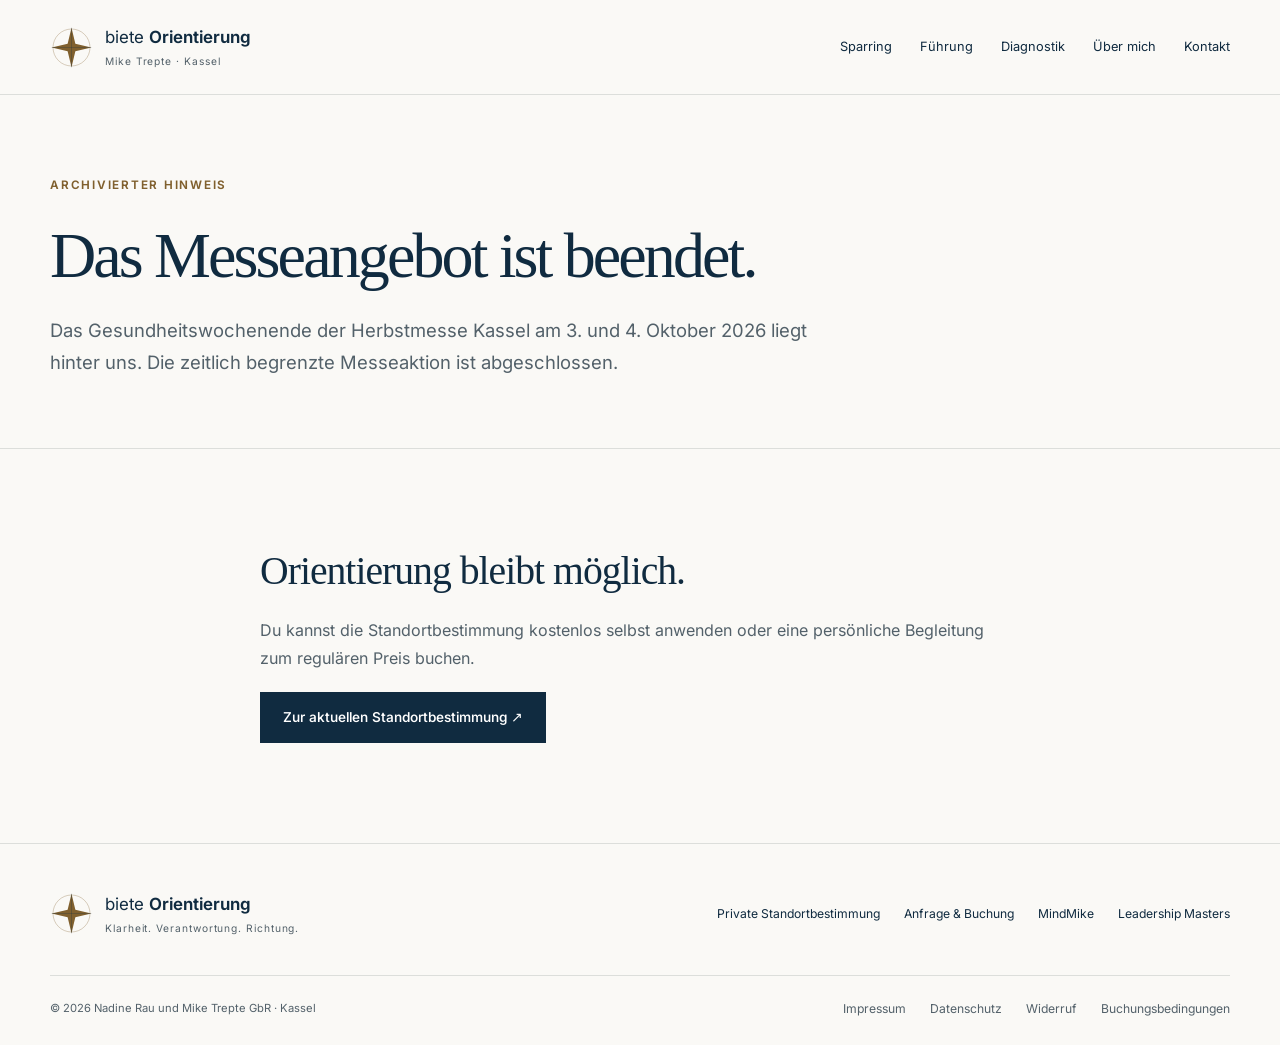
<file: messe.html>
<!doctype html>
<html lang="de"><head><meta charset="utf-8"><meta name="viewport" content="width=device-width,initial-scale=1"><title>Das Messeangebot ist beendet | biete Orientierung</title><meta name="description" content="Das Gesundheitswochenende vom 3. bis 4. Oktober 2026 ist vorbei. Hier findest du die aktuelle private Standortbestimmung."><meta name="robots" content="noindex,follow"><meta name="theme-color" content="#102b40"><meta name="author" content="Mike Trepte"><link rel="canonical" href="https://biete-orientierung.de/messe.html"><link rel="icon" href="favicon.svg" type="image/svg+xml"><link rel="stylesheet" href="orientation.css"><meta property="og:type" content="website"><meta property="og:locale" content="de_DE"><meta property="og:site_name" content="biete Orientierung"><meta property="og:title" content="Das Messeangebot ist beendet"><meta property="og:description" content="Das Gesundheitswochenende vom 3. bis 4. Oktober 2026 ist vorbei. Hier findest du die aktuelle private Standortbestimmung."><meta property="og:url" content="https://biete-orientierung.de/messe.html"><meta property="og:image" content="https://biete-orientierung.de/mike.jpg"><meta property="og:image:alt" content="Mike Trepte"><meta name="twitter:card" content="summary"><meta name="twitter:title" content="Das Messeangebot ist beendet"><meta name="twitter:description" content="Das Gesundheitswochenende vom 3. bis 4. Oktober 2026 ist vorbei. Hier findest du die aktuelle private Standortbestimmung."><script src="orientation.js" defer></script></head><body><a class="skip" href="#inhalt">Zum Inhalt</a><header class="site-header"><div class="wrap header-inner"><a class="brand" href="index.html"><svg viewBox="0 0 100 100" fill="none" aria-hidden="true"><circle cx="50" cy="50" r="43" stroke="currentColor" stroke-width=".7"/><path d="M50 4 59 41 96 50 59 59 50 96 41 59 4 50 41 41Z" fill="currentColor"/><path d="M50 4V96M4 50H96" stroke="var(--navy)" stroke-width=".6"/></svg><span>biete <strong>Orientierung</strong><small>Mike Trepte · Kassel</small></span></a><button class="menu-toggle" aria-controls="navigation" aria-expanded="false" hidden>Menü</button><nav id="navigation" aria-label="Hauptnavigation"><a href="unternehmer-sparring.html">Sparring</a><a href="fuehrung-zusammenarbeit.html">Führung</a><a href="personaldiagnostik.html">Diagnostik</a><a href="ueber-mich.html">Über mich</a><a href="kontakt.html">Kontakt</a></nav></div></header><main id="inhalt"><section class="page-hero"><div class="wrap"><p class="eyebrow">Archivierter Hinweis</p><h1>Das Messeangebot ist beendet.</h1><p class="intro">Das Gesundheitswochenende der Herbstmesse Kassel am 3. und 4. Oktober 2026 liegt hinter uns. Die zeitlich begrenzte Messeaktion ist abgeschlossen.</p></div></section><section class="section"><div class="wrap narrow"><h2>Orientierung bleibt möglich.</h2><p>Du kannst die Standortbestimmung kostenlos selbst anwenden oder eine persönliche Begleitung zum regulären Preis buchen.</p><a class="button" href="standortbestimmung.html">Zur aktuellen Standortbestimmung ↗</a></div></section></main><footer class="site-footer"><div class="wrap footer-top"><a class="brand" href="index.html"><svg viewBox="0 0 100 100" fill="none" aria-hidden="true"><circle cx="50" cy="50" r="43" stroke="currentColor" stroke-width=".7"/><path d="M50 4 59 41 96 50 59 59 50 96 41 59 4 50 41 41Z" fill="currentColor"/><path d="M50 4V96M4 50H96" stroke="var(--navy)" stroke-width=".6"/></svg><span>biete <strong>Orientierung</strong><small>Klarheit. Verantwortung. Richtung.</small></span></a><div><a href="standortbestimmung.html">Private Standortbestimmung</a><a href="buchung.html">Anfrage &amp; Buchung</a><a href="https://mindmike.de/">MindMike</a><a href="https://leadership-masters.info/">Leadership Masters</a></div></div><div class="wrap footer-bottom"><small>© 2026 Nadine Rau und Mike Trepte GbR · Kassel</small><div><a href="impressum.html">Impressum</a><a href="datenschutz.html">Datenschutz</a><a href="widerruf.html">Widerruf</a><a href="buchungsbedingungen.html">Buchungsbedingungen</a></div></div></footer></body></html>
</file>
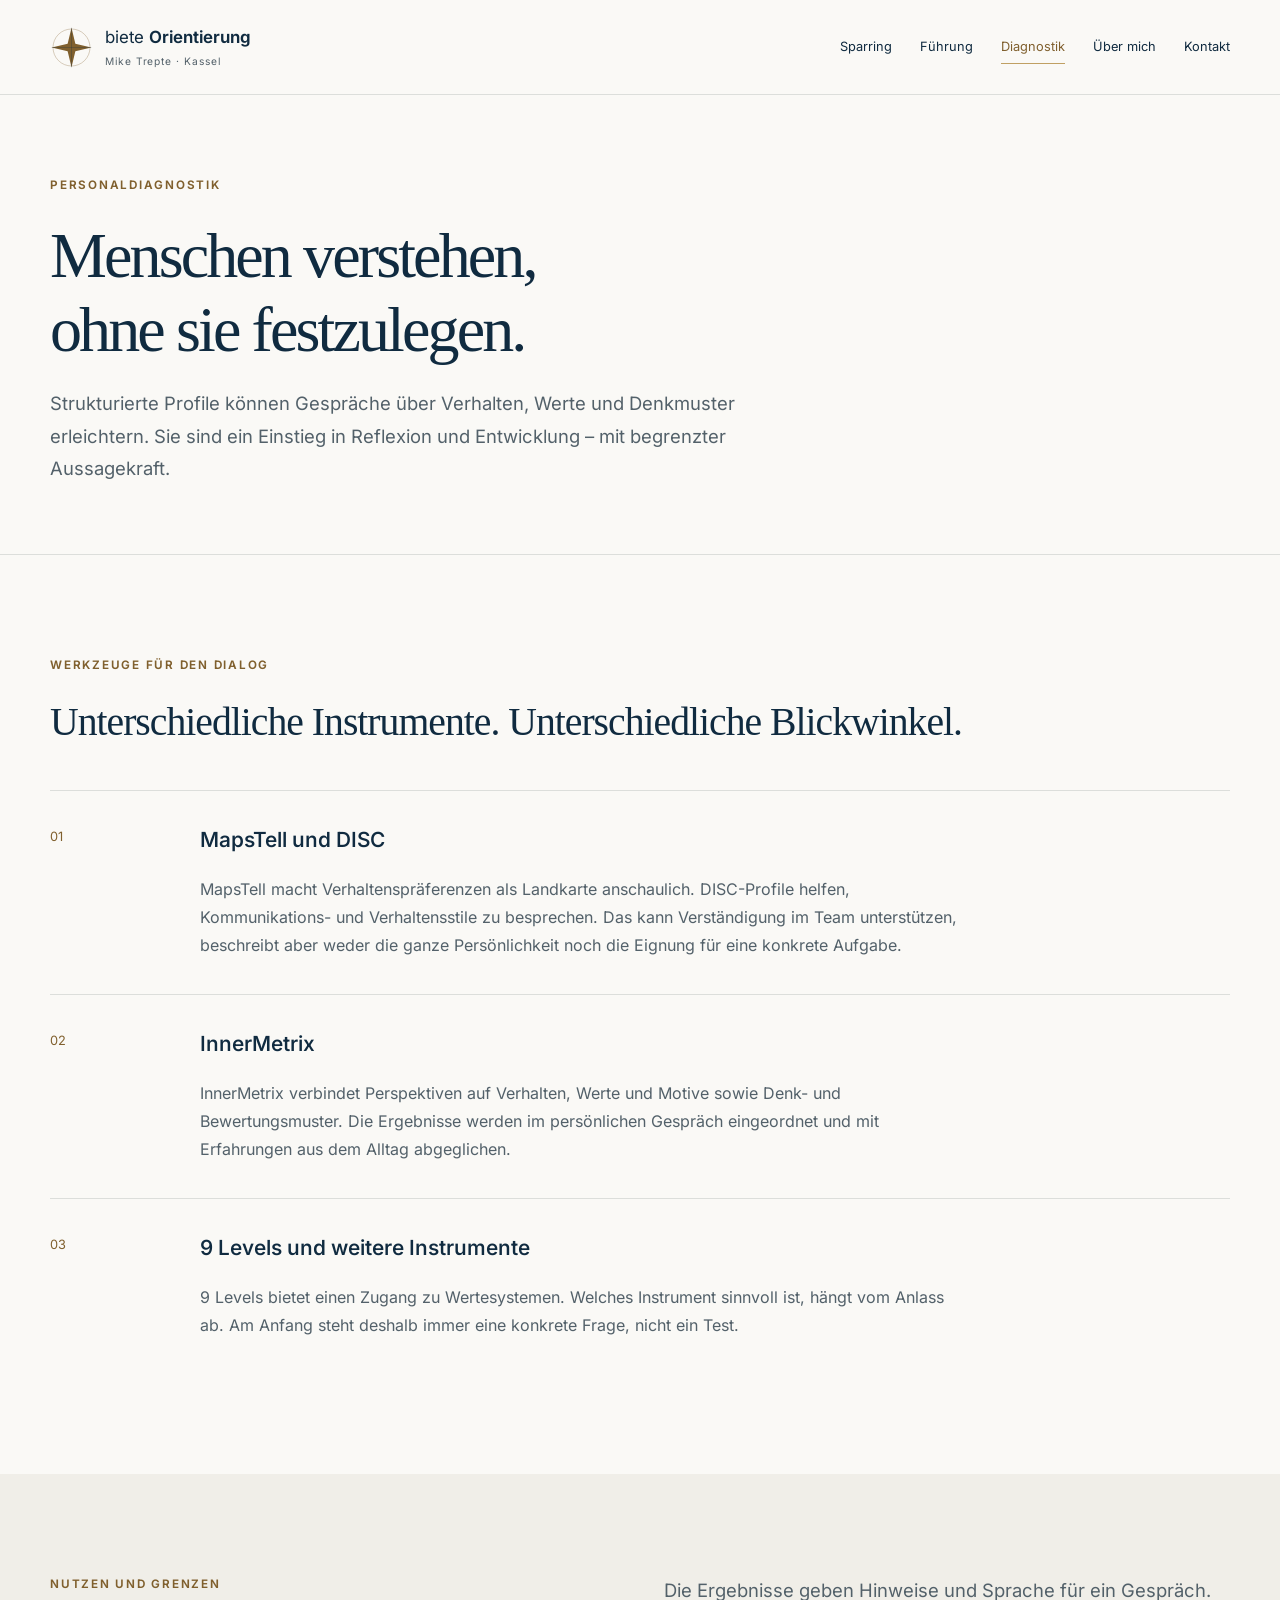
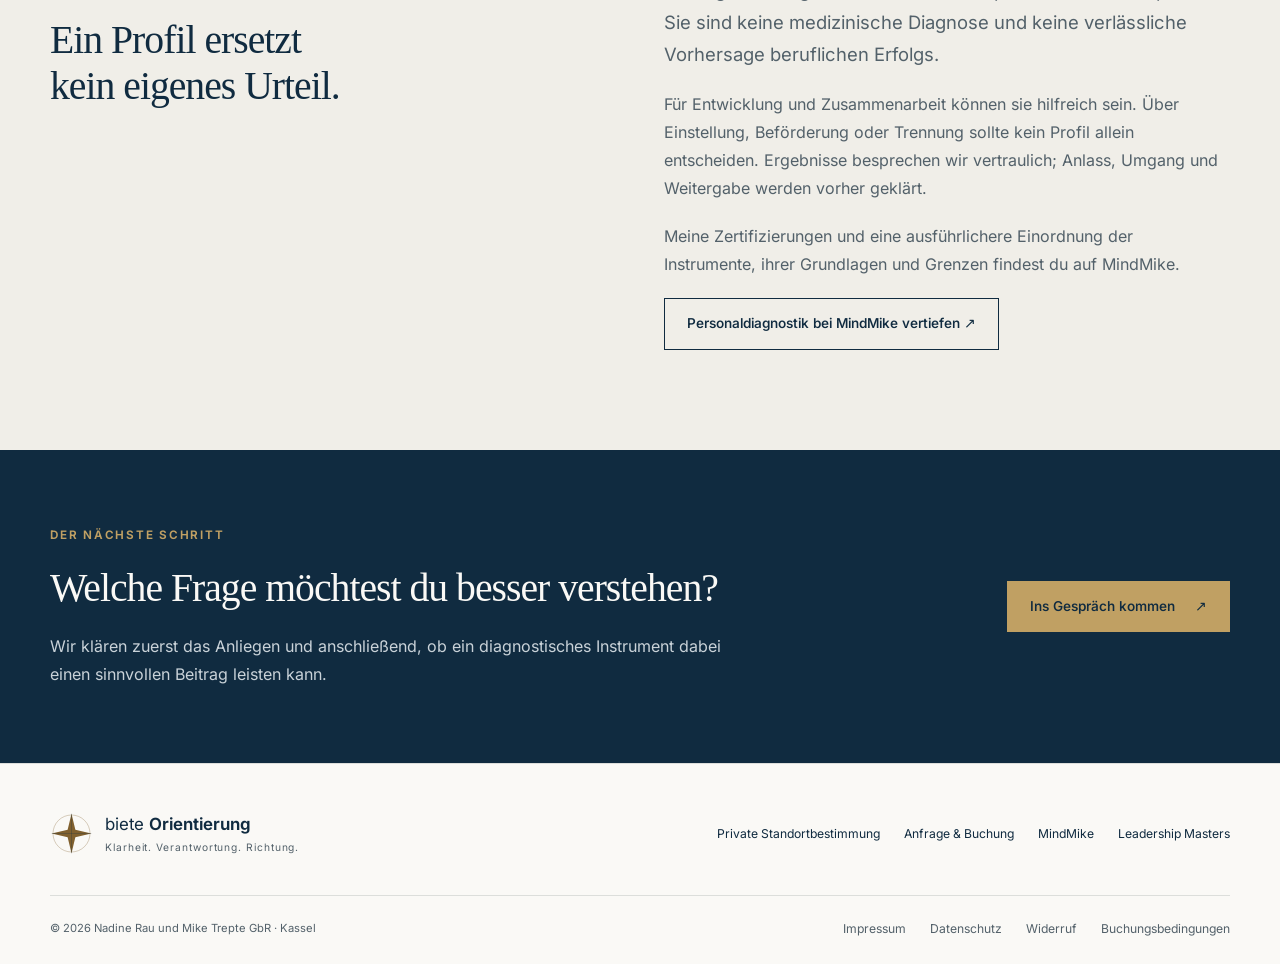
<file: personaldiagnostik.html>
<!doctype html>
<html lang="de"><head><meta charset="utf-8"><meta name="viewport" content="width=device-width,initial-scale=1"><title>Personaldiagnostik für Entwicklung und Zusammenarbeit | biete Orientierung</title><meta name="description" content="MapsTell, InnerMetrix, DISC und 9 Levels sachlich eingeordnet. Reflexion von Verhalten, Werten und Denkmustern; vertiefende Informationen bei MindMike."><meta name="robots" content="index,follow,max-image-preview:large"><meta name="theme-color" content="#102b40"><meta name="author" content="Mike Trepte"><link rel="canonical" href="https://biete-orientierung.de/personaldiagnostik.html"><link rel="icon" href="favicon.svg" type="image/svg+xml"><link rel="stylesheet" href="orientation.css"><meta property="og:type" content="website"><meta property="og:locale" content="de_DE"><meta property="og:site_name" content="biete Orientierung"><meta property="og:title" content="Personaldiagnostik für Entwicklung und Zusammenarbeit"><meta property="og:description" content="MapsTell, InnerMetrix, DISC und 9 Levels sachlich eingeordnet. Reflexion von Verhalten, Werten und Denkmustern; vertiefende Informationen bei MindMike."><meta property="og:url" content="https://biete-orientierung.de/personaldiagnostik.html"><meta property="og:image" content="https://biete-orientierung.de/mike.jpg"><meta property="og:image:alt" content="Mike Trepte"><meta name="twitter:card" content="summary"><meta name="twitter:title" content="Personaldiagnostik für Entwicklung und Zusammenarbeit"><meta name="twitter:description" content="MapsTell, InnerMetrix, DISC und 9 Levels sachlich eingeordnet. Reflexion von Verhalten, Werten und Denkmustern; vertiefende Informationen bei MindMike."><script src="orientation.js" defer></script></head><body><a class="skip" href="#inhalt">Zum Inhalt</a><header class="site-header"><div class="wrap header-inner"><a class="brand" href="index.html"><svg viewBox="0 0 100 100" fill="none" aria-hidden="true"><circle cx="50" cy="50" r="43" stroke="currentColor" stroke-width=".7"/><path d="M50 4 59 41 96 50 59 59 50 96 41 59 4 50 41 41Z" fill="currentColor"/><path d="M50 4V96M4 50H96" stroke="var(--navy)" stroke-width=".6"/></svg><span>biete <strong>Orientierung</strong><small>Mike Trepte · Kassel</small></span></a><button class="menu-toggle" aria-controls="navigation" aria-expanded="false" hidden>Menü</button><nav id="navigation" aria-label="Hauptnavigation"><a href="unternehmer-sparring.html">Sparring</a><a href="fuehrung-zusammenarbeit.html">Führung</a><a href="personaldiagnostik.html" aria-current="page">Diagnostik</a><a href="ueber-mich.html">Über mich</a><a href="kontakt.html">Kontakt</a></nav></div></header><main id="inhalt"><section class="page-hero"><div class="wrap"><p class="eyebrow">Personaldiagnostik</p><h1>Menschen verstehen, ohne sie festzulegen.</h1><p class="intro">Strukturierte Profile können Gespräche über Verhalten, Werte und Denkmuster erleichtern. Sie sind ein Einstieg in Reflexion und Entwicklung – mit begrenzter Aussagekraft.</p></div></section><section class="section"><div class="wrap"><p class="eyebrow">Werkzeuge für den Dialog</p><h2>Unterschiedliche Instrumente. Unterschiedliche Blickwinkel.</h2><div class="tool-list"><article><span>01</span><div><h3>MapsTell und DISC</h3><p>MapsTell macht Verhaltenspräferenzen als Landkarte anschaulich. DISC-Profile helfen, Kommunikations- und Verhaltensstile zu besprechen. Das kann Verständigung im Team unterstützen, beschreibt aber weder die ganze Persönlichkeit noch die Eignung für eine konkrete Aufgabe.</p></div></article><article><span>02</span><div><h3>InnerMetrix</h3><p>InnerMetrix verbindet Perspektiven auf Verhalten, Werte und Motive sowie Denk- und Bewertungsmuster. Die Ergebnisse werden im persönlichen Gespräch eingeordnet und mit Erfahrungen aus dem Alltag abgeglichen.</p></div></article><article><span>03</span><div><h3>9 Levels und weitere Instrumente</h3><p>9 Levels bietet einen Zugang zu Wertesystemen. Welches Instrument sinnvoll ist, hängt vom Anlass ab. Am Anfang steht deshalb immer eine konkrete Frage, nicht ein Test.</p></div></article></div></div></section><section class="section tinted"><div class="wrap split"><div><p class="eyebrow">Nutzen und Grenzen</p><h2>Ein Profil ersetzt kein eigenes Urteil.</h2></div><div><p class="intro">Die Ergebnisse geben Hinweise und Sprache für ein Gespräch. Sie sind keine medizinische Diagnose und keine verlässliche Vorhersage beruflichen Erfolgs.</p><p>Für Entwicklung und Zusammenarbeit können sie hilfreich sein. Über Einstellung, Beförderung oder Trennung sollte kein Profil allein entscheiden. Ergebnisse besprechen wir vertraulich; Anlass, Umgang und Weitergabe werden vorher geklärt.</p><p>Meine Zertifizierungen und eine ausführlichere Einordnung der Instrumente, ihrer Grundlagen und Grenzen findest du auf MindMike.</p><a class="button secondary" href="https://mindmike.de/personaldiagnostik.html">Personaldiagnostik bei MindMike vertiefen ↗</a></div></div></section><section class="cta"><div class="wrap split"><div><p class="eyebrow">Der nächste Schritt</p><h2>Welche Frage möchtest du besser verstehen?</h2><p>Wir klären zuerst das Anliegen und anschließend, ob ein diagnostisches Instrument dabei einen sinnvollen Beitrag leisten kann.</p></div><a class="button light" href="kontakt.html">Ins Gespräch kommen <span aria-hidden="true">↗</span></a></div></section></main><footer class="site-footer"><div class="wrap footer-top"><a class="brand" href="index.html"><svg viewBox="0 0 100 100" fill="none" aria-hidden="true"><circle cx="50" cy="50" r="43" stroke="currentColor" stroke-width=".7"/><path d="M50 4 59 41 96 50 59 59 50 96 41 59 4 50 41 41Z" fill="currentColor"/><path d="M50 4V96M4 50H96" stroke="var(--navy)" stroke-width=".6"/></svg><span>biete <strong>Orientierung</strong><small>Klarheit. Verantwortung. Richtung.</small></span></a><div><a href="standortbestimmung.html">Private Standortbestimmung</a><a href="buchung.html">Anfrage &amp; Buchung</a><a href="https://mindmike.de/">MindMike</a><a href="https://leadership-masters.info/">Leadership Masters</a></div></div><div class="wrap footer-bottom"><small>© 2026 Nadine Rau und Mike Trepte GbR · Kassel</small><div><a href="impressum.html">Impressum</a><a href="datenschutz.html">Datenschutz</a><a href="widerruf.html">Widerruf</a><a href="buchungsbedingungen.html">Buchungsbedingungen</a></div></div></footer></body></html>
</file>
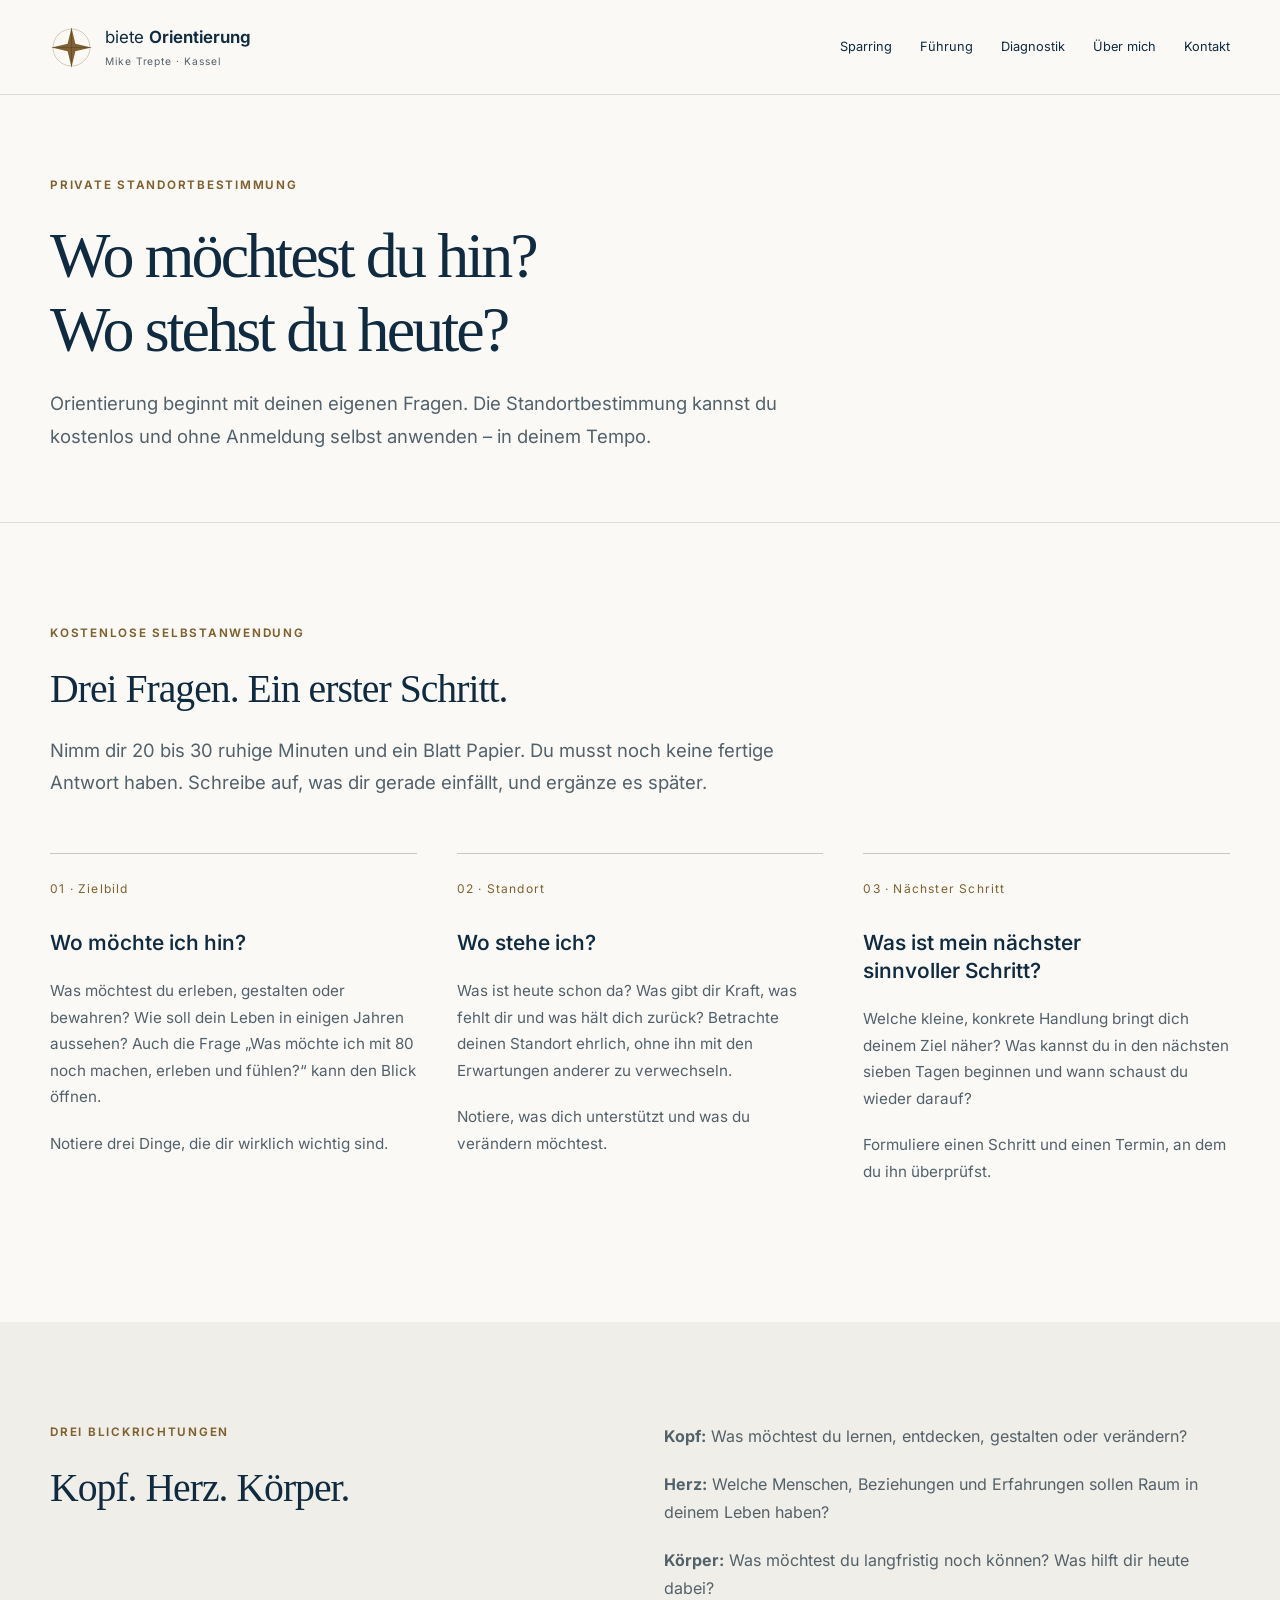
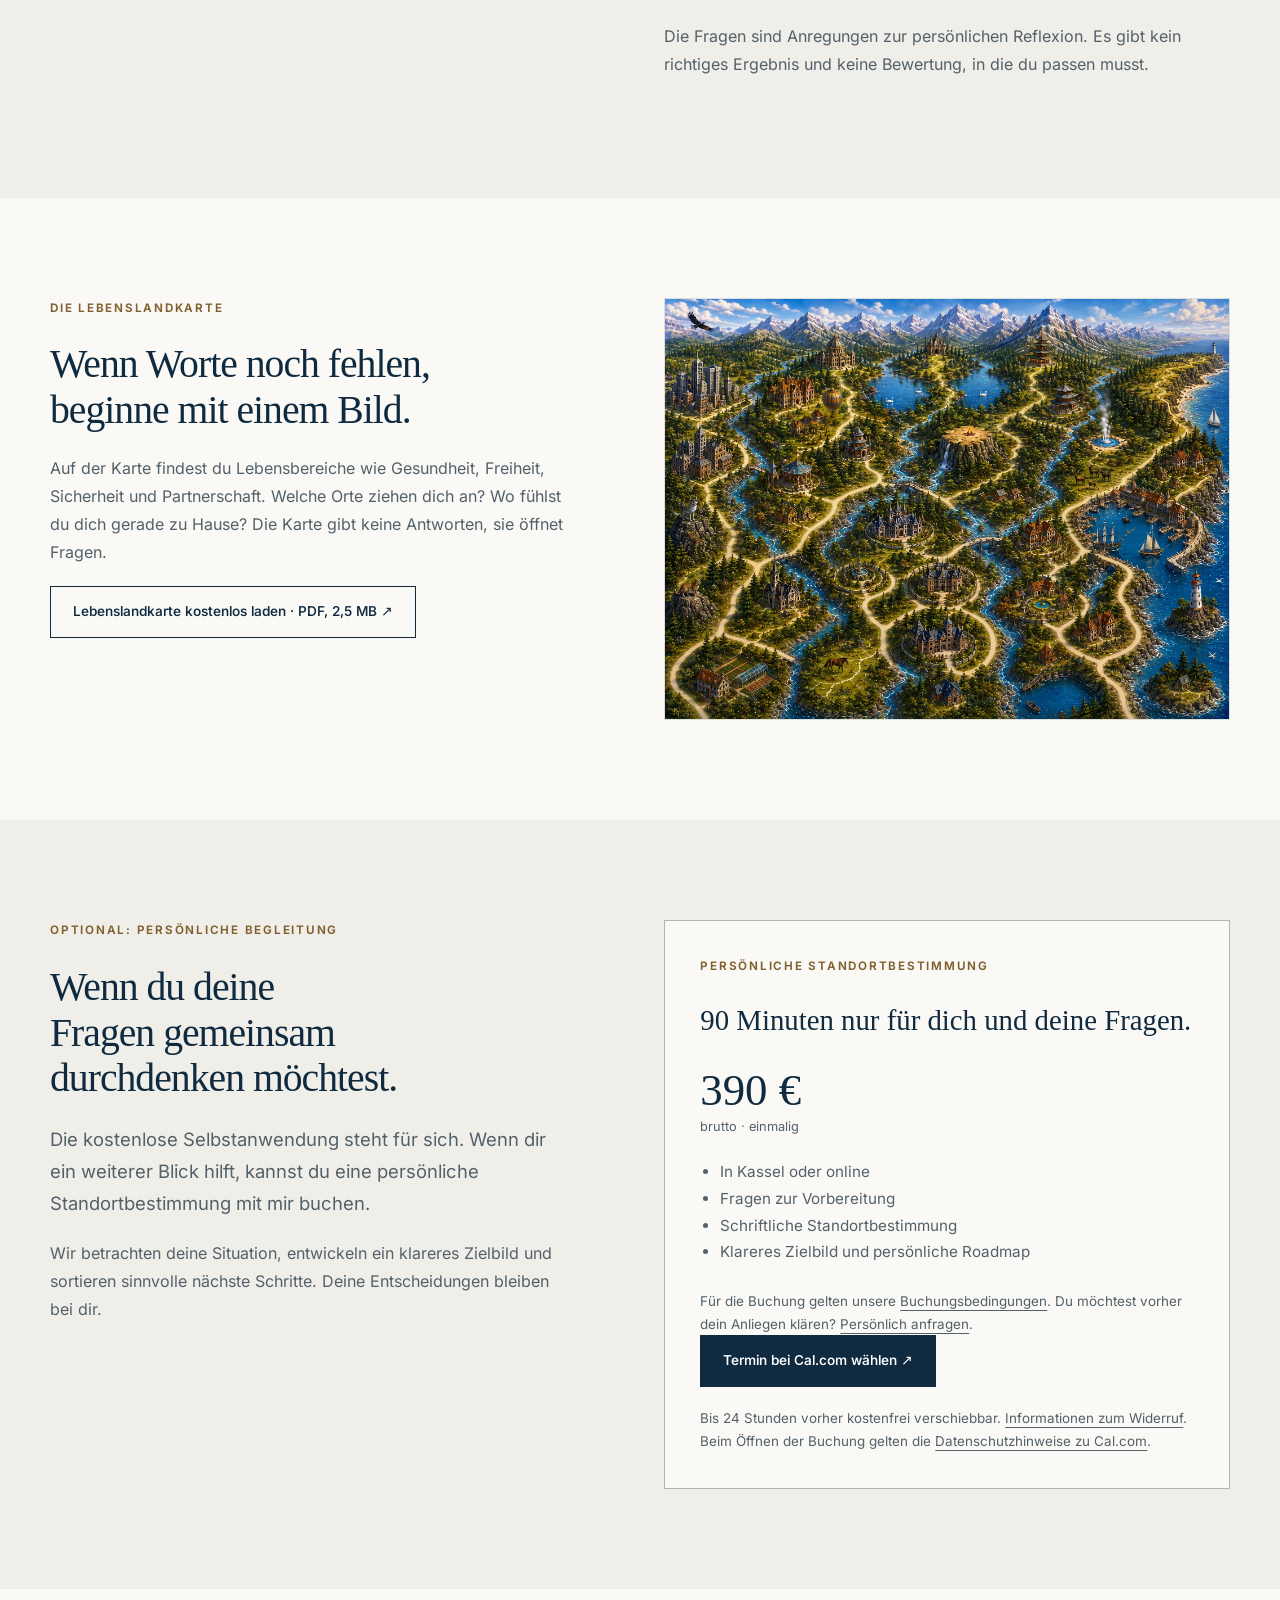
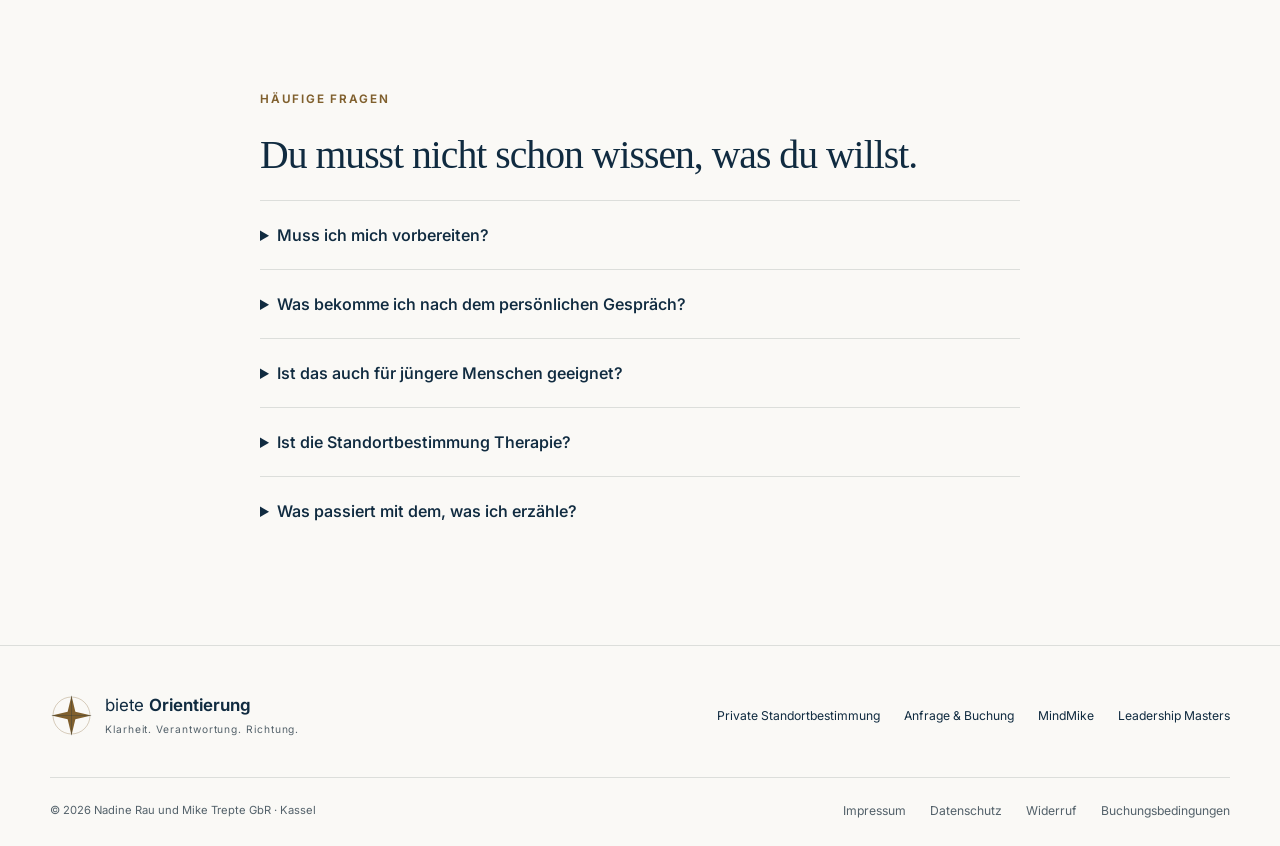
<file: standortbestimmung.html>
<!doctype html>
<html lang="de"><head><meta charset="utf-8"><meta name="viewport" content="width=device-width,initial-scale=1"><title>Private Standortbestimmung – kostenlos selbst anwenden | biete Orientierung</title><meta name="description" content="Kostenlose Selbstanwendung: Zielbild, Standort und nächster Schritt. Optional 90 Minuten persönliche Begleitung mit Mike Trepte für 390 € brutto."><meta name="robots" content="index,follow,max-image-preview:large"><meta name="theme-color" content="#102b40"><meta name="author" content="Mike Trepte"><link rel="canonical" href="https://biete-orientierung.de/standortbestimmung.html"><link rel="icon" href="favicon.svg" type="image/svg+xml"><link rel="stylesheet" href="orientation.css"><meta property="og:type" content="website"><meta property="og:locale" content="de_DE"><meta property="og:site_name" content="biete Orientierung"><meta property="og:title" content="Private Standortbestimmung – kostenlos selbst anwenden"><meta property="og:description" content="Kostenlose Selbstanwendung: Zielbild, Standort und nächster Schritt. Optional 90 Minuten persönliche Begleitung mit Mike Trepte für 390 € brutto."><meta property="og:url" content="https://biete-orientierung.de/standortbestimmung.html"><meta property="og:image" content="https://biete-orientierung.de/mike.jpg"><meta property="og:image:alt" content="Mike Trepte"><meta name="twitter:card" content="summary"><meta name="twitter:title" content="Private Standortbestimmung – kostenlos selbst anwenden"><meta name="twitter:description" content="Kostenlose Selbstanwendung: Zielbild, Standort und nächster Schritt. Optional 90 Minuten persönliche Begleitung mit Mike Trepte für 390 € brutto."><script type="application/ld+json">{"@context": "https://schema.org", "@type": "Service", "name": "Persönliche Standortbestimmung", "provider": {"@type": "Person", "name": "Mike Trepte"}, "offers": {"@type": "Offer", "price": "390.00", "priceCurrency": "EUR", "valueAddedTaxIncluded": true, "url": "https://cal.com/mike-trepte/standortbestimmung-mit-mike"}}</script><script src="orientation.js" defer></script></head><body><a class="skip" href="#inhalt">Zum Inhalt</a><header class="site-header"><div class="wrap header-inner"><a class="brand" href="index.html"><svg viewBox="0 0 100 100" fill="none" aria-hidden="true"><circle cx="50" cy="50" r="43" stroke="currentColor" stroke-width=".7"/><path d="M50 4 59 41 96 50 59 59 50 96 41 59 4 50 41 41Z" fill="currentColor"/><path d="M50 4V96M4 50H96" stroke="var(--navy)" stroke-width=".6"/></svg><span>biete <strong>Orientierung</strong><small>Mike Trepte · Kassel</small></span></a><button class="menu-toggle" aria-controls="navigation" aria-expanded="false" hidden>Menü</button><nav id="navigation" aria-label="Hauptnavigation"><a href="unternehmer-sparring.html">Sparring</a><a href="fuehrung-zusammenarbeit.html">Führung</a><a href="personaldiagnostik.html">Diagnostik</a><a href="ueber-mich.html">Über mich</a><a href="kontakt.html">Kontakt</a></nav></div></header><main id="inhalt"><section class="page-hero"><div class="wrap"><p class="eyebrow">Private Standortbestimmung</p><h1>Wo möchtest du hin? Wo stehst du heute?</h1><p class="intro">Orientierung beginnt mit deinen eigenen Fragen. Die Standortbestimmung kannst du kostenlos und ohne Anmeldung selbst anwenden – in deinem Tempo.</p></div></section><section class="section" id="weg"><div class="wrap"><p class="eyebrow">Kostenlose Selbstanwendung</p><h2>Drei Fragen. Ein erster Schritt.</h2><p class="intro max-copy">Nimm dir 20 bis 30 ruhige Minuten und ein Blatt Papier. Du musst noch keine fertige Antwort haben. Schreibe auf, was dir gerade einfällt, und ergänze es später.</p><ol class="services self-steps"><li><span class="number">01 · Zielbild</span><h3>Wo möchte ich hin?</h3><p>Was möchtest du erleben, gestalten oder bewahren? Wie soll dein Leben in einigen Jahren aussehen? Auch die Frage „Was möchte ich mit 80 noch machen, erleben und fühlen?“ kann den Blick öffnen.</p><p>Notiere drei Dinge, die dir wirklich wichtig sind.</p></li><li><span class="number">02 · Standort</span><h3>Wo stehe ich?</h3><p>Was ist heute schon da? Was gibt dir Kraft, was fehlt dir und was hält dich zurück? Betrachte deinen Standort ehrlich, ohne ihn mit den Erwartungen anderer zu verwechseln.</p><p>Notiere, was dich unterstützt und was du verändern möchtest.</p></li><li><span class="number">03 · Nächster Schritt</span><h3>Was ist mein nächster sinnvoller Schritt?</h3><p>Welche kleine, konkrete Handlung bringt dich deinem Ziel näher? Was kannst du in den nächsten sieben Tagen beginnen und wann schaust du wieder darauf?</p><p>Formuliere einen Schritt und einen Termin, an dem du ihn überprüfst.</p></li></ol></div></section><section class="section tinted" id="kopf-herz-koerper"><div class="wrap split"><div><p class="eyebrow">Drei Blickrichtungen</p><h2>Kopf. Herz. Körper.</h2></div><div><p><strong>Kopf:</strong> Was möchtest du lernen, entdecken, gestalten oder verändern?</p><p><strong>Herz:</strong> Welche Menschen, Beziehungen und Erfahrungen sollen Raum in deinem Leben haben?</p><p><strong>Körper:</strong> Was möchtest du langfristig noch können? Was hilft dir heute dabei?</p><p>Die Fragen sind Anregungen zur persönlichen Reflexion. Es gibt kein richtiges Ergebnis und keine Bewertung, in die du passen musst.</p></div></div></section><section class="section" id="landkarte"><div class="wrap split"><div><p class="eyebrow">Die Lebenslandkarte</p><h2>Wenn Worte noch fehlen, beginne mit einem Bild.</h2><p>Auf der Karte findest du Lebensbereiche wie Gesundheit, Freiheit, Sicherheit und Partnerschaft. Welche Orte ziehen dich an? Wo fühlst du dich gerade zu Hause? Die Karte gibt keine Antworten, sie öffnet Fragen.</p><a class="button secondary" href="assets/Lebenslandkarte.pdf" download>Lebenslandkarte kostenlos laden · PDF, 2,5 MB ↗</a></div><a href="assets/Lebenslandkarte.pdf" aria-label="Lebenslandkarte als PDF öffnen"><img class="map-image" src="assets/lebenslandkarte.webp" width="2000" height="1493" alt="Illustrierte Lebenslandkarte mit Lebensbereichen, Wegen und Brücken" loading="lazy"></a></div></section><section class="section tinted" id="gespraech"><div class="wrap split"><div><p class="eyebrow">Optional: persönliche Begleitung</p><h2>Wenn du deine Fragen gemeinsam durchdenken möchtest.</h2><p class="intro">Die kostenlose Selbstanwendung steht für sich. Wenn dir ein weiterer Blick hilft, kannst du eine persönliche Standortbestimmung mit mir buchen.</p><p>Wir betrachten deine Situation, entwickeln ein klareres Zielbild und sortieren sinnvolle nächste Schritte. Deine Entscheidungen bleiben bei dir.</p></div><aside class="price-card" id="preis"><p class="eyebrow">Persönliche Standortbestimmung</p><h3>90 Minuten nur für dich und deine Fragen.</h3><p class="price">390 € <small>brutto · einmalig</small></p><ul><li>In Kassel oder online</li><li>Fragen zur Vorbereitung</li><li>Schriftliche Standortbestimmung</li><li>Klareres Zielbild und persönliche Roadmap</li></ul><p class="small">Für die Buchung gelten unsere <a href="buchungsbedingungen.html">Buchungsbedingungen</a>. Du möchtest vorher dein Anliegen klären? <a href="buchung.html#anfrage">Persönlich anfragen</a>.</p><a class="button" href="https://cal.com/mike-trepte/standortbestimmung-mit-mike">Termin bei Cal.com wählen ↗</a><p class="small">Bis 24 Stunden vorher kostenfrei verschiebbar. <a href="widerruf.html">Informationen zum Widerruf</a>. Beim Öffnen der Buchung gelten die <a href="datenschutz.html#cal">Datenschutzhinweise zu Cal.com</a>.</p></aside></div></section><section class="section" id="fuer-wen"><div class="wrap narrow"><p class="eyebrow">Häufige Fragen</p><h2>Du musst nicht schon wissen, was du willst.</h2><details><summary>Muss ich mich vorbereiten?</summary><p>Für die Selbstanwendung reichen Papier und etwas Ruhe. Vor einem gebuchten Gespräch bekommst du einige Fragen, die den Einstieg erleichtern.</p></details><details><summary>Was bekomme ich nach dem persönlichen Gespräch?</summary><p>Eine schriftliche Standortbestimmung, ein klareres Zielbild und eine persönliche Roadmap. Die gebuchte Leistung ist in sich abgeschlossen; weitere Angebote werden gegebenenfalls separat besprochen.</p></details><details><summary>Ist das auch für jüngere Menschen geeignet?</summary><p>Ja. Du kannst mit einem näheren Horizont arbeiten, etwa den nächsten Jahren oder Anfang bis Mitte 30. Die drei Fragen bleiben dieselben.</p></details><details><summary>Ist die Standortbestimmung Therapie?</summary><p>Sie ist ein Orientierungs- und Reflexionsgespräch und ersetzt keine medizinische oder therapeutische Behandlung.</p></details><details><summary>Was passiert mit dem, was ich erzähle?</summary><p>Das Gespräch ist vertraulich. Hinweise zur Verarbeitung deiner Kontakt- und Buchungsdaten stehen in der <a href="datenschutz.html">Datenschutzerklärung</a>.</p></details></div></section></main><footer class="site-footer"><div class="wrap footer-top"><a class="brand" href="index.html"><svg viewBox="0 0 100 100" fill="none" aria-hidden="true"><circle cx="50" cy="50" r="43" stroke="currentColor" stroke-width=".7"/><path d="M50 4 59 41 96 50 59 59 50 96 41 59 4 50 41 41Z" fill="currentColor"/><path d="M50 4V96M4 50H96" stroke="var(--navy)" stroke-width=".6"/></svg><span>biete <strong>Orientierung</strong><small>Klarheit. Verantwortung. Richtung.</small></span></a><div><a href="standortbestimmung.html">Private Standortbestimmung</a><a href="buchung.html">Anfrage &amp; Buchung</a><a href="https://mindmike.de/">MindMike</a><a href="https://leadership-masters.info/">Leadership Masters</a></div></div><div class="wrap footer-bottom"><small>© 2026 Nadine Rau und Mike Trepte GbR · Kassel</small><div><a href="impressum.html">Impressum</a><a href="datenschutz.html">Datenschutz</a><a href="widerruf.html">Widerruf</a><a href="buchungsbedingungen.html">Buchungsbedingungen</a></div></div></footer></body></html>
</file>
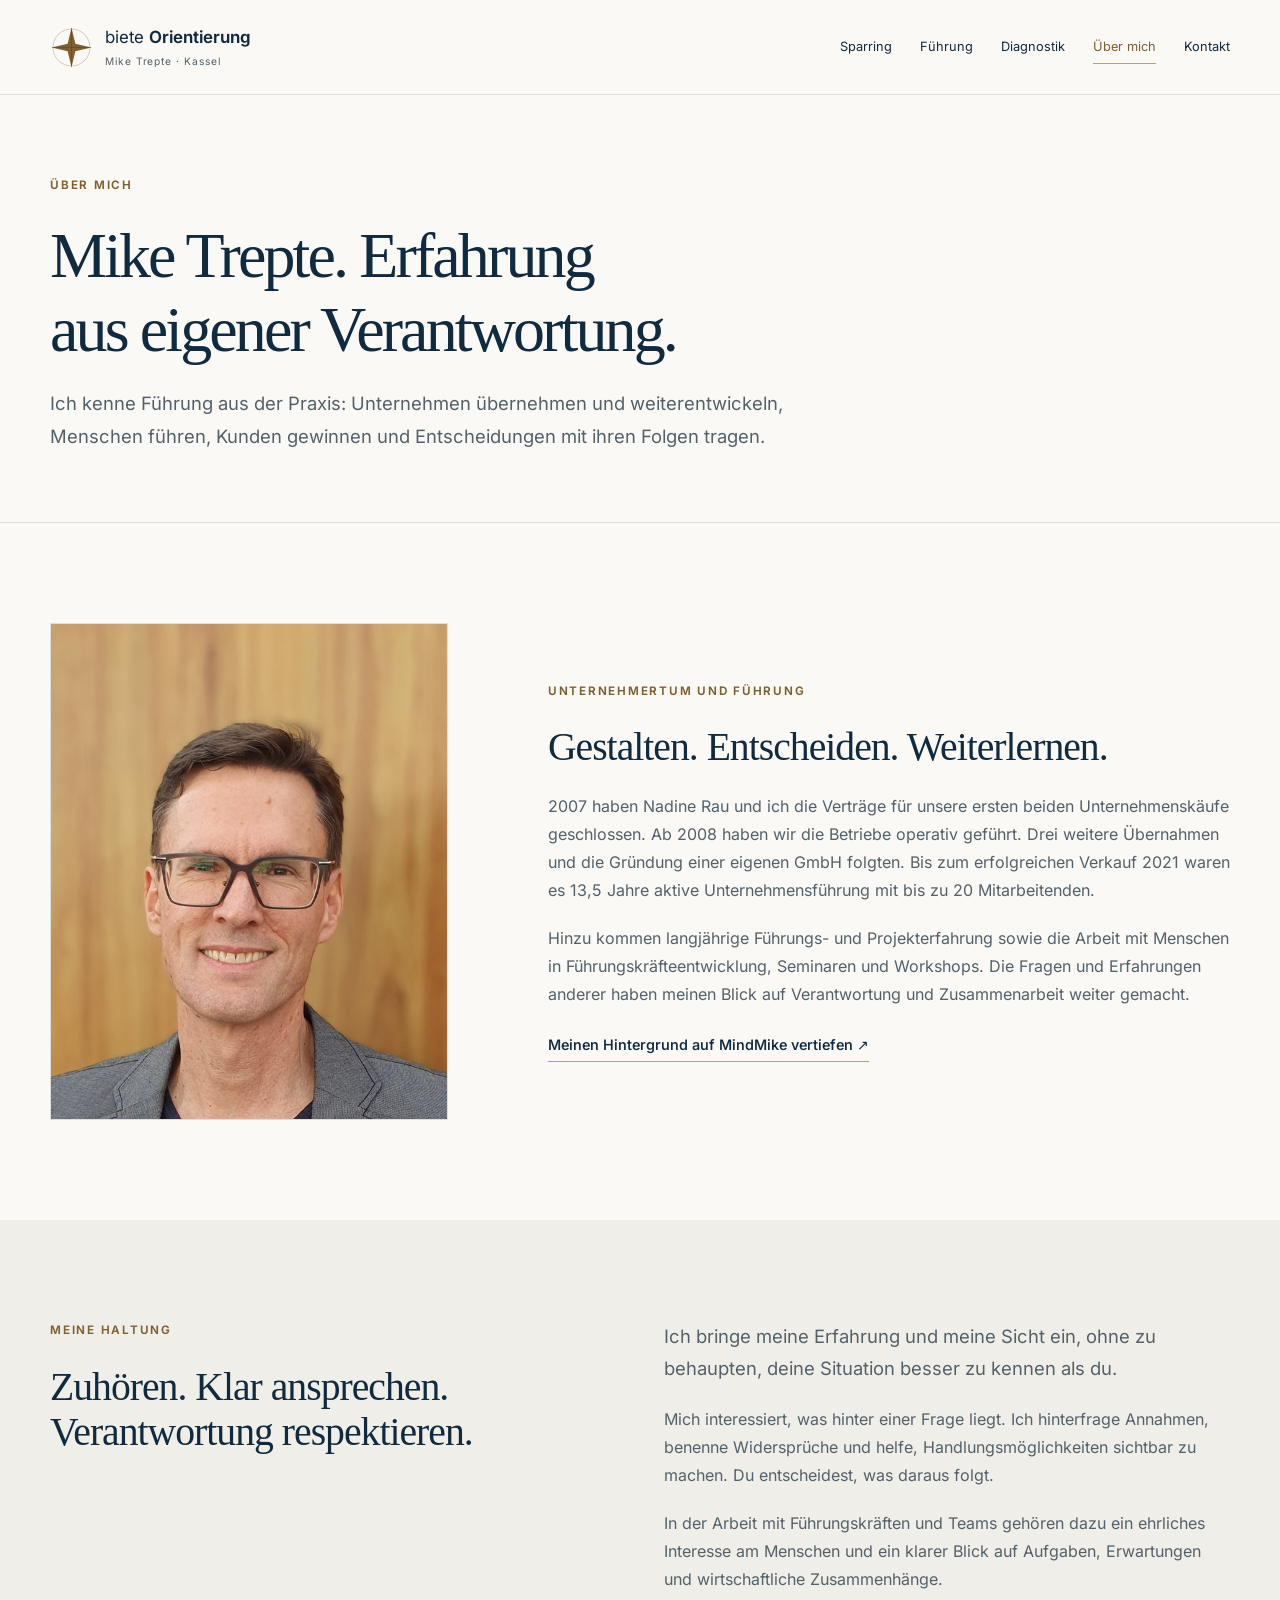
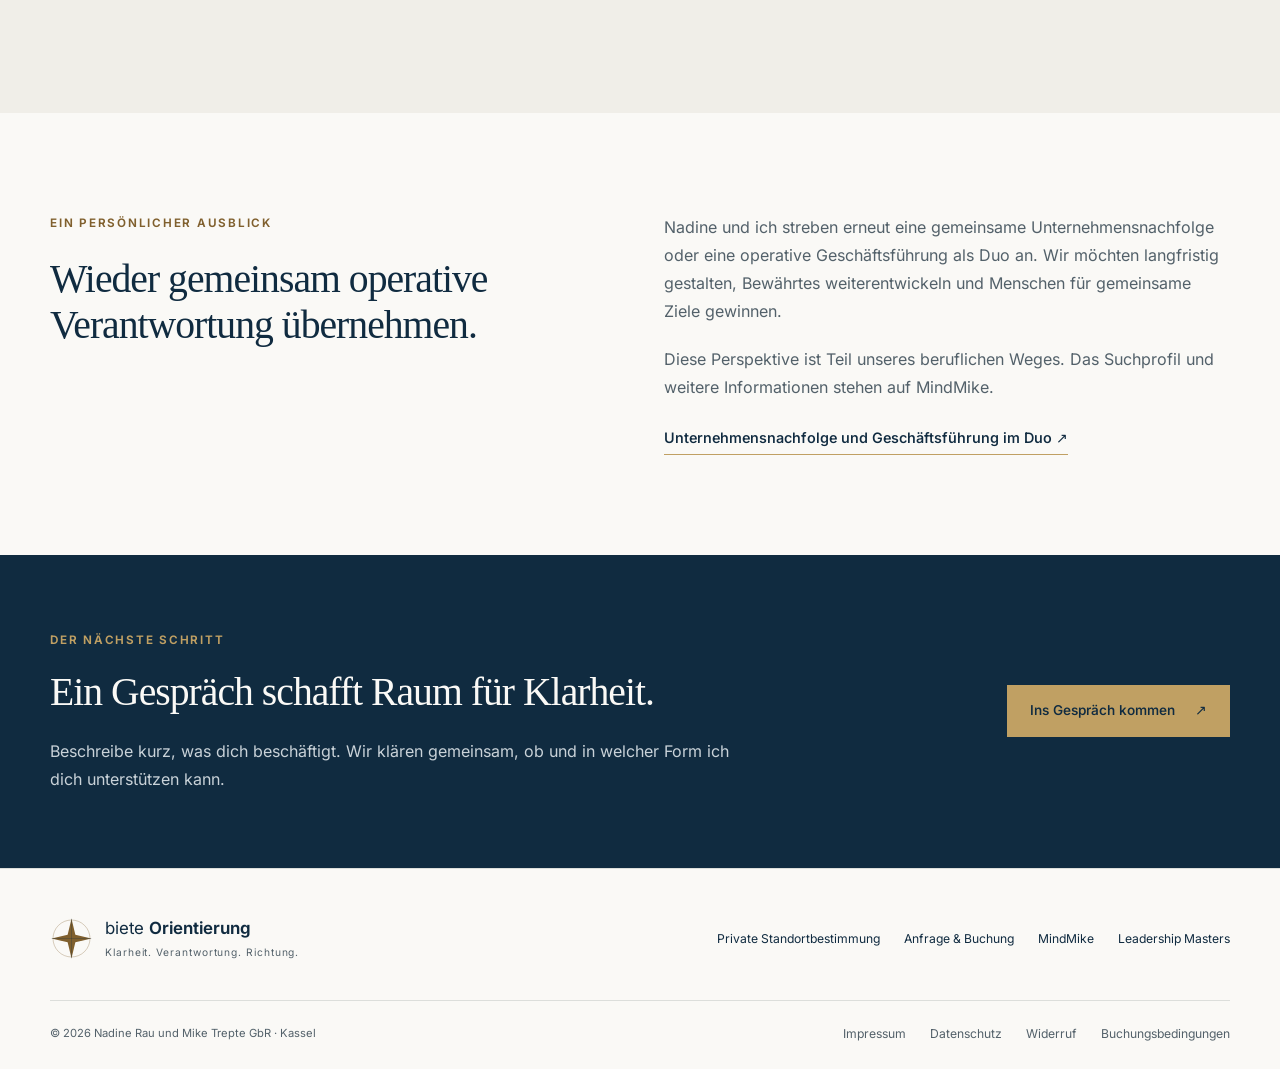
<file: ueber-mich.html>
<!doctype html>
<html lang="de"><head><meta charset="utf-8"><meta name="viewport" content="width=device-width,initial-scale=1"><title>Mike Trepte – Unternehmerische Erfahrung und Führung | biete Orientierung</title><meta name="description" content="Mike Trepte: 13,5 Jahre operative Unternehmensführung, fünf Übernahmen und eine Gründung. Erfahrung für Sparring, Führung und Entscheidungsvorbereitung."><meta name="robots" content="index,follow,max-image-preview:large"><meta name="theme-color" content="#102b40"><meta name="author" content="Mike Trepte"><link rel="canonical" href="https://biete-orientierung.de/ueber-mich.html"><link rel="icon" href="favicon.svg" type="image/svg+xml"><link rel="stylesheet" href="orientation.css"><meta property="og:type" content="website"><meta property="og:locale" content="de_DE"><meta property="og:site_name" content="biete Orientierung"><meta property="og:title" content="Mike Trepte – Unternehmerische Erfahrung und Führung"><meta property="og:description" content="Mike Trepte: 13,5 Jahre operative Unternehmensführung, fünf Übernahmen und eine Gründung. Erfahrung für Sparring, Führung und Entscheidungsvorbereitung."><meta property="og:url" content="https://biete-orientierung.de/ueber-mich.html"><meta property="og:image" content="https://biete-orientierung.de/mike.jpg"><meta property="og:image:alt" content="Mike Trepte"><meta name="twitter:card" content="summary"><meta name="twitter:title" content="Mike Trepte – Unternehmerische Erfahrung und Führung"><meta name="twitter:description" content="Mike Trepte: 13,5 Jahre operative Unternehmensführung, fünf Übernahmen und eine Gründung. Erfahrung für Sparring, Führung und Entscheidungsvorbereitung."><script src="orientation.js" defer></script></head><body><a class="skip" href="#inhalt">Zum Inhalt</a><header class="site-header"><div class="wrap header-inner"><a class="brand" href="index.html"><svg viewBox="0 0 100 100" fill="none" aria-hidden="true"><circle cx="50" cy="50" r="43" stroke="currentColor" stroke-width=".7"/><path d="M50 4 59 41 96 50 59 59 50 96 41 59 4 50 41 41Z" fill="currentColor"/><path d="M50 4V96M4 50H96" stroke="var(--navy)" stroke-width=".6"/></svg><span>biete <strong>Orientierung</strong><small>Mike Trepte · Kassel</small></span></a><button class="menu-toggle" aria-controls="navigation" aria-expanded="false" hidden>Menü</button><nav id="navigation" aria-label="Hauptnavigation"><a href="unternehmer-sparring.html">Sparring</a><a href="fuehrung-zusammenarbeit.html">Führung</a><a href="personaldiagnostik.html">Diagnostik</a><a href="ueber-mich.html" aria-current="page">Über mich</a><a href="kontakt.html">Kontakt</a></nav></div></header><main id="inhalt"><section class="page-hero"><div class="wrap"><p class="eyebrow">Über mich</p><h1>Mike Trepte. Erfahrung aus eigener Verantwortung.</h1><p class="intro">Ich kenne Führung aus der Praxis: Unternehmen übernehmen und weiterentwickeln, Menschen führen, Kunden gewinnen und Entscheidungen mit ihren Folgen tragen.</p></div></section><section class="section"><div class="wrap about-preview"><img src="mike.jpg" width="600" height="600" alt="Mike Trepte" loading="lazy"><div><p class="eyebrow">Unternehmertum und Führung</p><h2>Gestalten. Entscheiden. Weiterlernen.</h2><p>2007 haben Nadine Rau und ich die Verträge für unsere ersten beiden Unternehmenskäufe geschlossen. Ab 2008 haben wir die Betriebe operativ geführt. Drei weitere Übernahmen und die Gründung einer eigenen GmbH folgten. Bis zum erfolgreichen Verkauf 2021 waren es 13,5 Jahre aktive Unternehmensführung mit bis zu 20 Mitarbeitenden.</p><p>Hinzu kommen langjährige Führungs- und Projekterfahrung sowie die Arbeit mit Menschen in Führungskräfteentwicklung, Seminaren und Workshops. Die Fragen und Erfahrungen anderer haben meinen Blick auf Verantwortung und Zusammenarbeit weiter gemacht.</p><a class="text-link" href="https://mindmike.de/">Meinen Hintergrund auf MindMike vertiefen ↗</a></div></div></section><section class="section tinted"><div class="wrap split"><div><p class="eyebrow">Meine Haltung</p><h2>Zuhören. Klar ansprechen. Verantwortung respektieren.</h2></div><div><p class="intro">Ich bringe meine Erfahrung und meine Sicht ein, ohne zu behaupten, deine Situation besser zu kennen als du.</p><p>Mich interessiert, was hinter einer Frage liegt. Ich hinterfrage Annahmen, benenne Widersprüche und helfe, Handlungsmöglichkeiten sichtbar zu machen. Du entscheidest, was daraus folgt.</p><p>In der Arbeit mit Führungskräften und Teams gehören dazu ein ehrliches Interesse am Menschen und ein klarer Blick auf Aufgaben, Erwartungen und wirtschaftliche Zusammenhänge.</p></div></div></section><section class="section"><div class="wrap split"><div><p class="eyebrow">Ein persönlicher Ausblick</p><h2>Wieder gemeinsam operative Verantwortung übernehmen.</h2></div><div><p>Nadine und ich streben erneut eine gemeinsame Unternehmensnachfolge oder eine operative Geschäftsführung als Duo an. Wir möchten langfristig gestalten, Bewährtes weiterentwickeln und Menschen für gemeinsame Ziele gewinnen.</p><p>Diese Perspektive ist Teil unseres beruflichen Weges. Das Suchprofil und weitere Informationen stehen auf MindMike.</p><a class="text-link" href="https://mindmike.de/unternehmensnachfolge.html">Unternehmensnachfolge und Geschäftsführung im Duo ↗</a></div></div></section><section class="cta"><div class="wrap split"><div><p class="eyebrow">Der nächste Schritt</p><h2>Ein Gespräch schafft Raum für Klarheit.</h2><p>Beschreibe kurz, was dich beschäftigt. Wir klären gemeinsam, ob und in welcher Form ich dich unterstützen kann.</p></div><a class="button light" href="kontakt.html">Ins Gespräch kommen <span aria-hidden="true">↗</span></a></div></section></main><footer class="site-footer"><div class="wrap footer-top"><a class="brand" href="index.html"><svg viewBox="0 0 100 100" fill="none" aria-hidden="true"><circle cx="50" cy="50" r="43" stroke="currentColor" stroke-width=".7"/><path d="M50 4 59 41 96 50 59 59 50 96 41 59 4 50 41 41Z" fill="currentColor"/><path d="M50 4V96M4 50H96" stroke="var(--navy)" stroke-width=".6"/></svg><span>biete <strong>Orientierung</strong><small>Klarheit. Verantwortung. Richtung.</small></span></a><div><a href="standortbestimmung.html">Private Standortbestimmung</a><a href="buchung.html">Anfrage &amp; Buchung</a><a href="https://mindmike.de/">MindMike</a><a href="https://leadership-masters.info/">Leadership Masters</a></div></div><div class="wrap footer-bottom"><small>© 2026 Nadine Rau und Mike Trepte GbR · Kassel</small><div><a href="impressum.html">Impressum</a><a href="datenschutz.html">Datenschutz</a><a href="widerruf.html">Widerruf</a><a href="buchungsbedingungen.html">Buchungsbedingungen</a></div></div></footer></body></html>
</file>
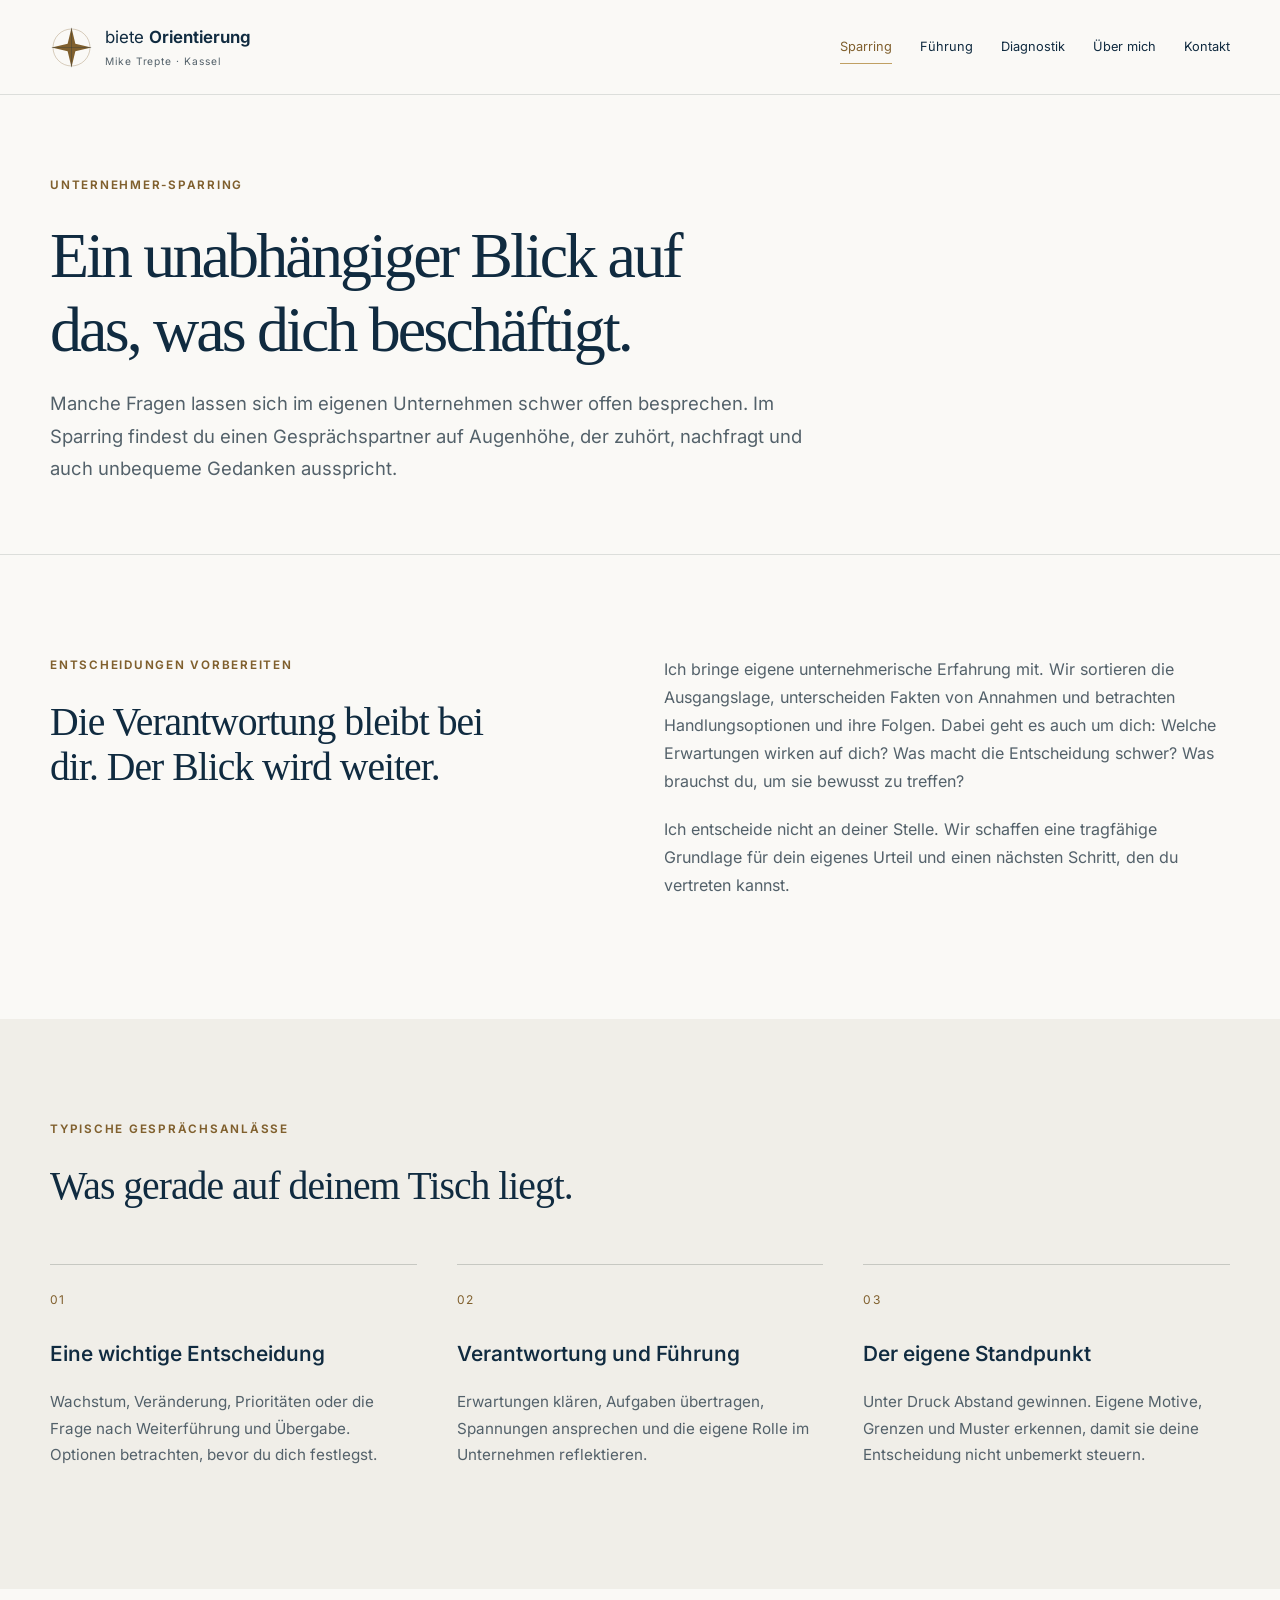
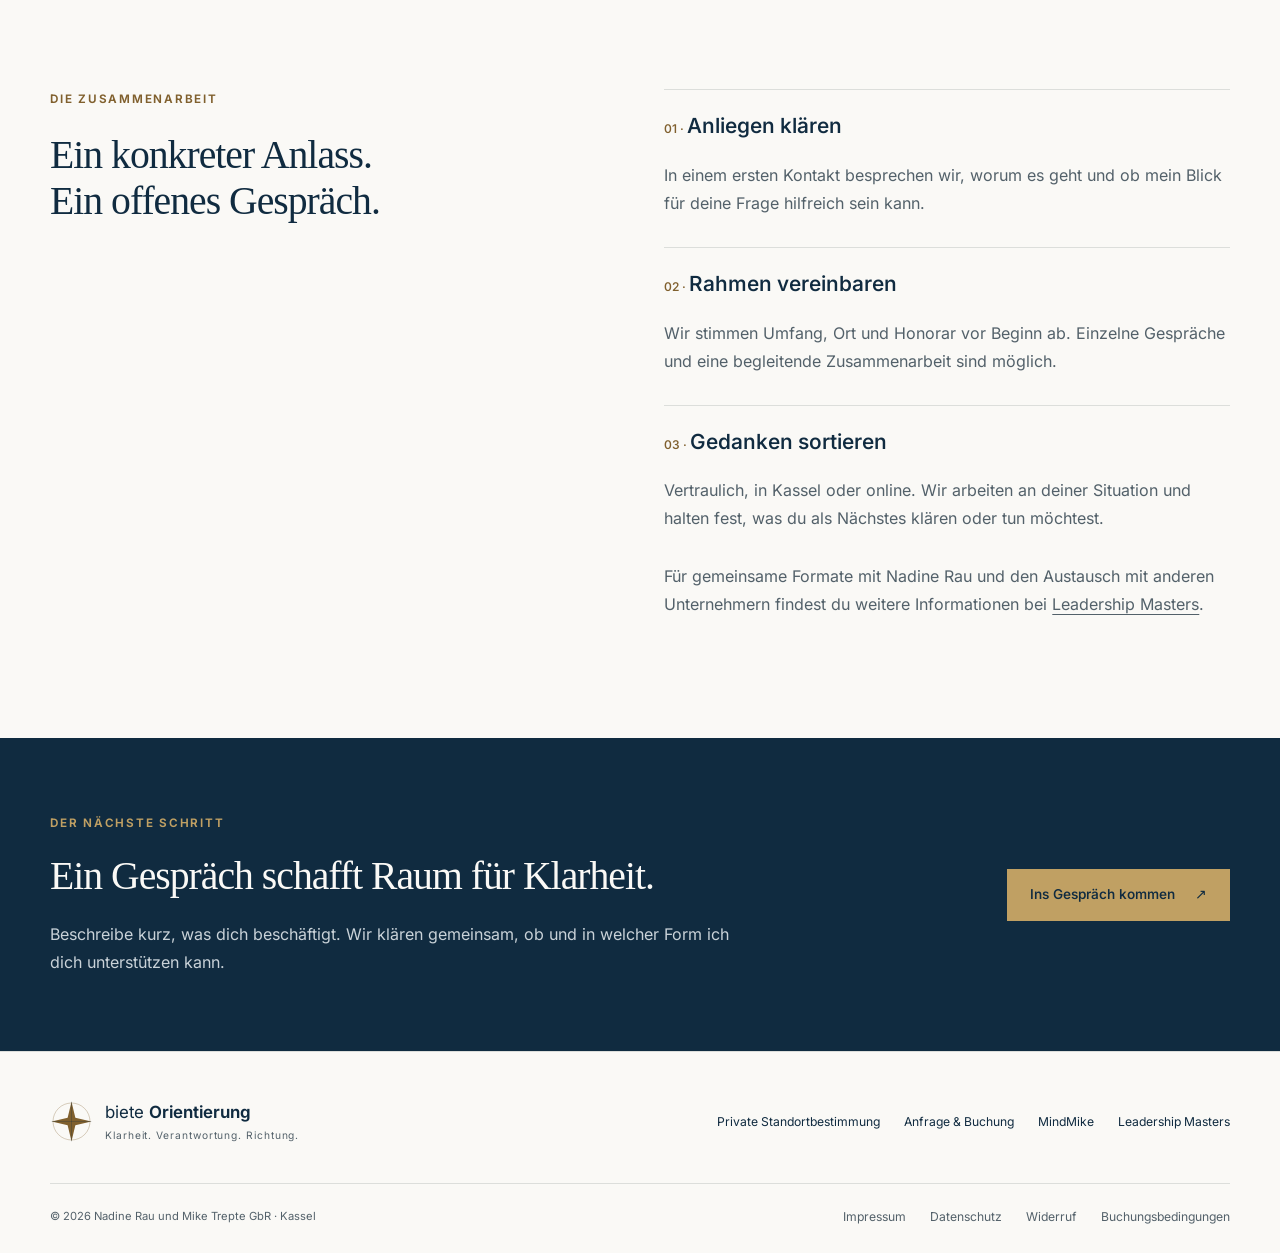
<file: unternehmer-sparring.html>
<!doctype html>
<html lang="de"><head><meta charset="utf-8"><meta name="viewport" content="width=device-width,initial-scale=1"><title>Unternehmer-Sparring auf Augenhöhe | biete Orientierung</title><meta name="description" content="Entscheidungen durchdenken, Verantwortung reflektieren, nächste Schritte vorbereiten. Unternehmer-Sparring mit Mike Trepte in Kassel oder online."><meta name="robots" content="index,follow,max-image-preview:large"><meta name="theme-color" content="#102b40"><meta name="author" content="Mike Trepte"><link rel="canonical" href="https://biete-orientierung.de/unternehmer-sparring.html"><link rel="icon" href="favicon.svg" type="image/svg+xml"><link rel="stylesheet" href="orientation.css"><meta property="og:type" content="website"><meta property="og:locale" content="de_DE"><meta property="og:site_name" content="biete Orientierung"><meta property="og:title" content="Unternehmer-Sparring auf Augenhöhe"><meta property="og:description" content="Entscheidungen durchdenken, Verantwortung reflektieren, nächste Schritte vorbereiten. Unternehmer-Sparring mit Mike Trepte in Kassel oder online."><meta property="og:url" content="https://biete-orientierung.de/unternehmer-sparring.html"><meta property="og:image" content="https://biete-orientierung.de/mike.jpg"><meta property="og:image:alt" content="Mike Trepte"><meta name="twitter:card" content="summary"><meta name="twitter:title" content="Unternehmer-Sparring auf Augenhöhe"><meta name="twitter:description" content="Entscheidungen durchdenken, Verantwortung reflektieren, nächste Schritte vorbereiten. Unternehmer-Sparring mit Mike Trepte in Kassel oder online."><script src="orientation.js" defer></script></head><body><a class="skip" href="#inhalt">Zum Inhalt</a><header class="site-header"><div class="wrap header-inner"><a class="brand" href="index.html"><svg viewBox="0 0 100 100" fill="none" aria-hidden="true"><circle cx="50" cy="50" r="43" stroke="currentColor" stroke-width=".7"/><path d="M50 4 59 41 96 50 59 59 50 96 41 59 4 50 41 41Z" fill="currentColor"/><path d="M50 4V96M4 50H96" stroke="var(--navy)" stroke-width=".6"/></svg><span>biete <strong>Orientierung</strong><small>Mike Trepte · Kassel</small></span></a><button class="menu-toggle" aria-controls="navigation" aria-expanded="false" hidden>Menü</button><nav id="navigation" aria-label="Hauptnavigation"><a href="unternehmer-sparring.html" aria-current="page">Sparring</a><a href="fuehrung-zusammenarbeit.html">Führung</a><a href="personaldiagnostik.html">Diagnostik</a><a href="ueber-mich.html">Über mich</a><a href="kontakt.html">Kontakt</a></nav></div></header><main id="inhalt"><section class="page-hero"><div class="wrap"><p class="eyebrow">Unternehmer-Sparring</p><h1>Ein unabhängiger Blick auf das, was dich beschäftigt.</h1><p class="intro">Manche Fragen lassen sich im eigenen Unternehmen schwer offen besprechen. Im Sparring findest du einen Gesprächspartner auf Augenhöhe, der zuhört, nachfragt und auch unbequeme Gedanken ausspricht.</p></div></section><section class="section"><div class="wrap split"><div><p class="eyebrow">Entscheidungen vorbereiten</p><h2>Die Verantwortung bleibt bei dir. Der Blick wird weiter.</h2></div><div><p>Ich bringe eigene unternehmerische Erfahrung mit. Wir sortieren die Ausgangslage, unterscheiden Fakten von Annahmen und betrachten Handlungsoptionen und ihre Folgen. Dabei geht es auch um dich: Welche Erwartungen wirken auf dich? Was macht die Entscheidung schwer? Was brauchst du, um sie bewusst zu treffen?</p><p>Ich entscheide nicht an deiner Stelle. Wir schaffen eine tragfähige Grundlage für dein eigenes Urteil und einen nächsten Schritt, den du vertreten kannst.</p></div></div></section><section class="section tinted"><div class="wrap"><p class="eyebrow">Typische Gesprächsanlässe</p><h2>Was gerade auf deinem Tisch liegt.</h2><div class="services"><article><span class="number">01</span><h3>Eine wichtige Entscheidung</h3><p>Wachstum, Veränderung, Prioritäten oder die Frage nach Weiterführung und Übergabe. Optionen betrachten, bevor du dich festlegst.</p></article><article><span class="number">02</span><h3>Verantwortung und Führung</h3><p>Erwartungen klären, Aufgaben übertragen, Spannungen ansprechen und die eigene Rolle im Unternehmen reflektieren.</p></article><article><span class="number">03</span><h3>Der eigene Standpunkt</h3><p>Unter Druck Abstand gewinnen. Eigene Motive, Grenzen und Muster erkennen, damit sie deine Entscheidung nicht unbemerkt steuern.</p></article></div></div></section><section class="section"><div class="wrap split"><div><p class="eyebrow">Die Zusammenarbeit</p><h2>Ein konkreter Anlass. Ein offenes Gespräch.</h2></div><div><ol class="steps"><li><h3>Anliegen klären</h3><p>In einem ersten Kontakt besprechen wir, worum es geht und ob mein Blick für deine Frage hilfreich sein kann.</p></li><li><h3>Rahmen vereinbaren</h3><p>Wir stimmen Umfang, Ort und Honorar vor Beginn ab. Einzelne Gespräche und eine begleitende Zusammenarbeit sind möglich.</p></li><li><h3>Gedanken sortieren</h3><p>Vertraulich, in Kassel oder online. Wir arbeiten an deiner Situation und halten fest, was du als Nächstes klären oder tun möchtest.</p></li></ol><p>Für gemeinsame Formate mit Nadine Rau und den Austausch mit anderen Unternehmern findest du weitere Informationen bei <a href="https://leadership-masters.info/">Leadership Masters</a>.</p></div></div></section><section class="cta"><div class="wrap split"><div><p class="eyebrow">Der nächste Schritt</p><h2>Ein Gespräch schafft Raum für Klarheit.</h2><p>Beschreibe kurz, was dich beschäftigt. Wir klären gemeinsam, ob und in welcher Form ich dich unterstützen kann.</p></div><a class="button light" href="kontakt.html">Ins Gespräch kommen <span aria-hidden="true">↗</span></a></div></section></main><footer class="site-footer"><div class="wrap footer-top"><a class="brand" href="index.html"><svg viewBox="0 0 100 100" fill="none" aria-hidden="true"><circle cx="50" cy="50" r="43" stroke="currentColor" stroke-width=".7"/><path d="M50 4 59 41 96 50 59 59 50 96 41 59 4 50 41 41Z" fill="currentColor"/><path d="M50 4V96M4 50H96" stroke="var(--navy)" stroke-width=".6"/></svg><span>biete <strong>Orientierung</strong><small>Klarheit. Verantwortung. Richtung.</small></span></a><div><a href="standortbestimmung.html">Private Standortbestimmung</a><a href="buchung.html">Anfrage &amp; Buchung</a><a href="https://mindmike.de/">MindMike</a><a href="https://leadership-masters.info/">Leadership Masters</a></div></div><div class="wrap footer-bottom"><small>© 2026 Nadine Rau und Mike Trepte GbR · Kassel</small><div><a href="impressum.html">Impressum</a><a href="datenschutz.html">Datenschutz</a><a href="widerruf.html">Widerruf</a><a href="buchungsbedingungen.html">Buchungsbedingungen</a></div></div></footer></body></html>
</file>
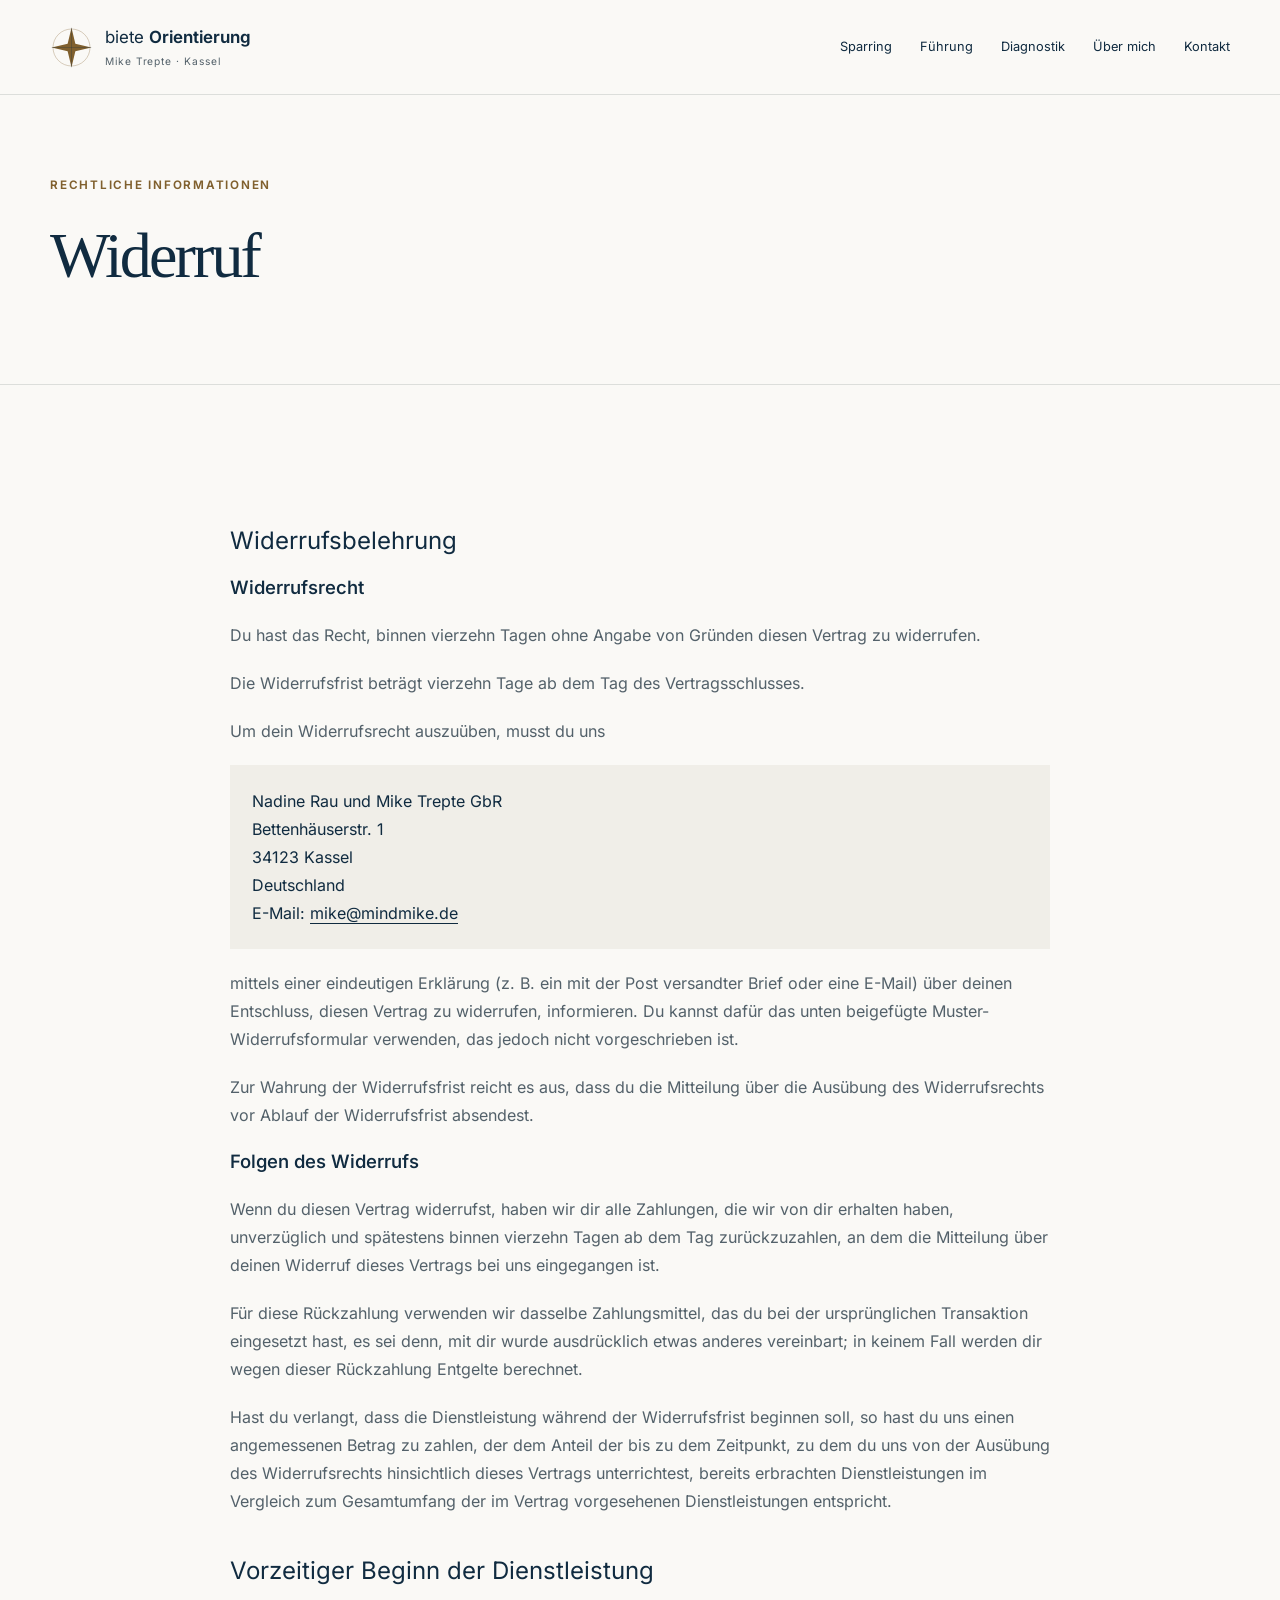
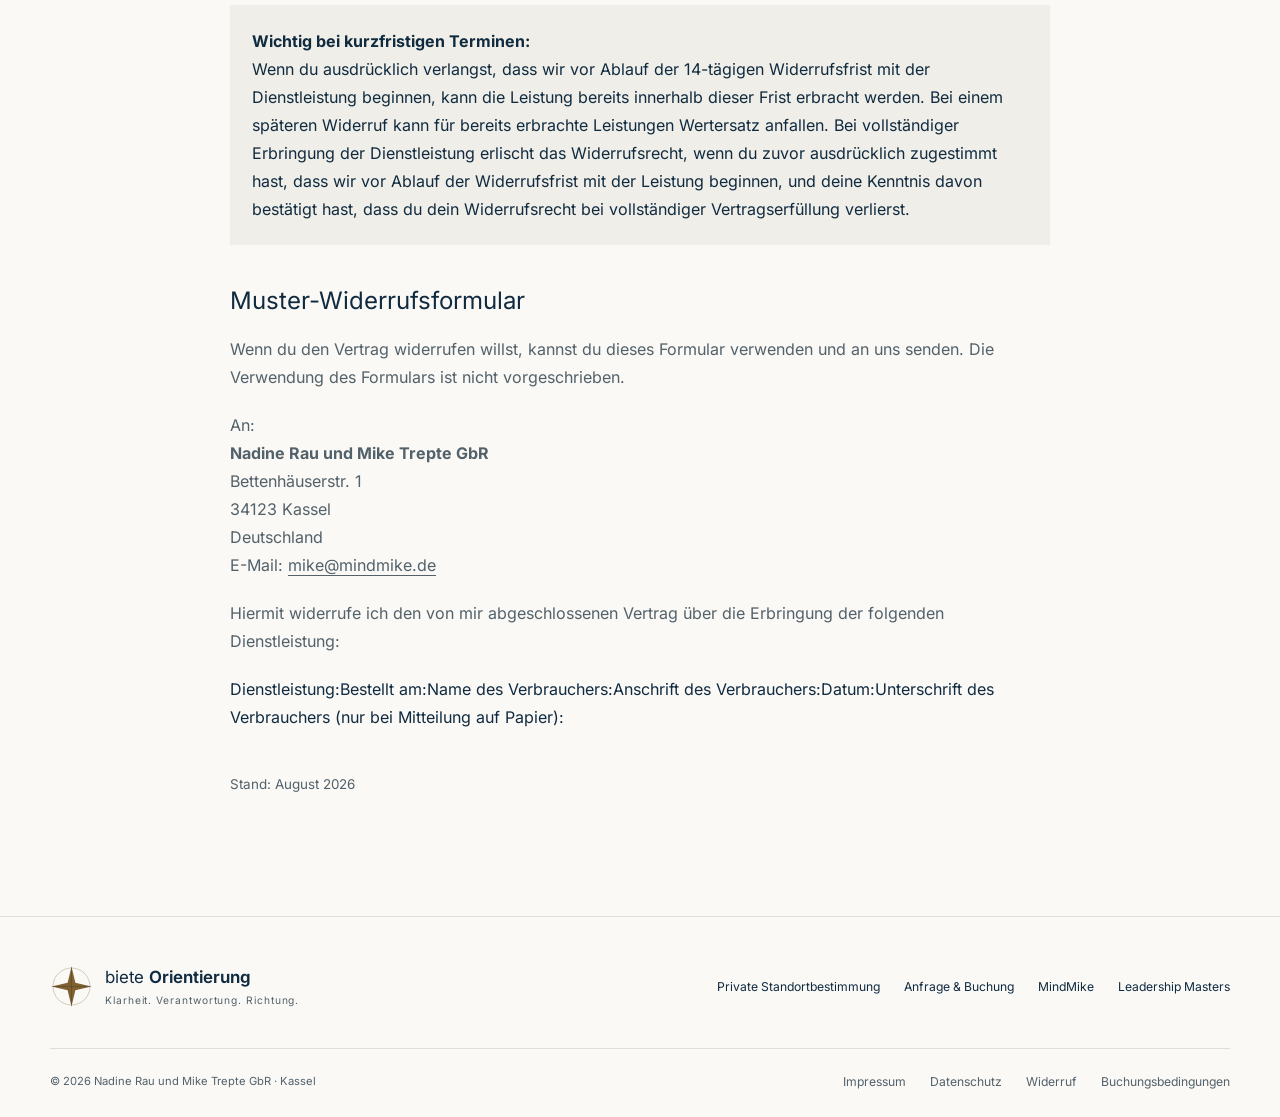
<file: widerruf.html>
<!doctype html>
<html lang="de"><head><meta charset="utf-8"><meta name="viewport" content="width=device-width,initial-scale=1"><title>Widerruf | biete Orientierung</title><meta name="description" content="Widerruf von biete Orientierung – Nadine Rau und Mike Trepte GbR, Kassel."><meta name="robots" content="noindex,follow"><meta name="theme-color" content="#102b40"><meta name="author" content="Mike Trepte"><link rel="canonical" href="https://biete-orientierung.de/widerruf.html"><link rel="icon" href="favicon.svg" type="image/svg+xml"><link rel="stylesheet" href="orientation.css"><meta property="og:type" content="website"><meta property="og:locale" content="de_DE"><meta property="og:site_name" content="biete Orientierung"><meta property="og:title" content="Widerruf"><meta property="og:description" content="Widerruf von biete Orientierung – Nadine Rau und Mike Trepte GbR, Kassel."><meta property="og:url" content="https://biete-orientierung.de/widerruf.html"><meta property="og:image" content="https://biete-orientierung.de/mike.jpg"><meta property="og:image:alt" content="Mike Trepte"><meta name="twitter:card" content="summary"><meta name="twitter:title" content="Widerruf"><meta name="twitter:description" content="Widerruf von biete Orientierung – Nadine Rau und Mike Trepte GbR, Kassel."><script src="orientation.js" defer></script></head><body><a class="skip" href="#inhalt">Zum Inhalt</a><header class="site-header"><div class="wrap header-inner"><a class="brand" href="index.html"><svg viewBox="0 0 100 100" fill="none" aria-hidden="true"><circle cx="50" cy="50" r="43" stroke="currentColor" stroke-width=".7"/><path d="M50 4 59 41 96 50 59 59 50 96 41 59 4 50 41 41Z" fill="currentColor"/><path d="M50 4V96M4 50H96" stroke="var(--navy)" stroke-width=".6"/></svg><span>biete <strong>Orientierung</strong><small>Mike Trepte · Kassel</small></span></a><button class="menu-toggle" aria-controls="navigation" aria-expanded="false" hidden>Menü</button><nav id="navigation" aria-label="Hauptnavigation"><a href="unternehmer-sparring.html">Sparring</a><a href="fuehrung-zusammenarbeit.html">Führung</a><a href="personaldiagnostik.html">Diagnostik</a><a href="ueber-mich.html">Über mich</a><a href="kontakt.html">Kontakt</a></nav></div></header><main id="inhalt"><section class="page-hero"><div class="wrap"><p class="eyebrow">Rechtliche Informationen</p><h1>Widerruf</h1><p class="intro"></p></div></section><div class="section legal"><div class="narrow"><section><h2>Widerrufsbelehrung</h2><h3>Widerrufsrecht</h3><p>Du hast das Recht, binnen vierzehn Tagen ohne Angabe von Gründen diesen Vertrag zu widerrufen.</p><p>Die Widerrufsfrist beträgt vierzehn Tage ab dem Tag des Vertragsschlusses.</p><p>Um dein Widerrufsrecht auszuüben, musst du uns</p><div class="address">Nadine Rau und Mike Trepte GbR<br>Bettenhäuserstr. 1<br>34123 Kassel<br>Deutschland<br>E-Mail: <a href="mailto:mike@mindmike.de">mike@mindmike.de</a></div><p>mittels einer eindeutigen Erklärung (z. B. ein mit der Post versandter Brief oder eine E-Mail) über deinen Entschluss, diesen Vertrag zu widerrufen, informieren. Du kannst dafür das unten beigefügte Muster-Widerrufsformular verwenden, das jedoch nicht vorgeschrieben ist.</p><p>Zur Wahrung der Widerrufsfrist reicht es aus, dass du die Mitteilung über die Ausübung des Widerrufsrechts vor Ablauf der Widerrufsfrist absendest.</p><h3>Folgen des Widerrufs</h3><p>Wenn du diesen Vertrag widerrufst, haben wir dir alle Zahlungen, die wir von dir erhalten haben, unverzüglich und spätestens binnen vierzehn Tagen ab dem Tag zurückzuzahlen, an dem die Mitteilung über deinen Widerruf dieses Vertrags bei uns eingegangen ist.</p><p>Für diese Rückzahlung verwenden wir dasselbe Zahlungsmittel, das du bei der ursprünglichen Transaktion eingesetzt hast, es sei denn, mit dir wurde ausdrücklich etwas anderes vereinbart; in keinem Fall werden dir wegen dieser Rückzahlung Entgelte berechnet.</p><p>Hast du verlangt, dass die Dienstleistung während der Widerrufsfrist beginnen soll, so hast du uns einen angemessenen Betrag zu zahlen, der dem Anteil der bis zu dem Zeitpunkt, zu dem du uns von der Ausübung des Widerrufsrechts hinsichtlich dieses Vertrags unterrichtest, bereits erbrachten Dienstleistungen im Vergleich zum Gesamtumfang der im Vertrag vorgesehenen Dienstleistungen entspricht.</p></section>
<section><h2>Vorzeitiger Beginn der Dienstleistung</h2><div class="notice"><strong>Wichtig bei kurzfristigen Terminen:</strong><br>Wenn du ausdrücklich verlangst, dass wir vor Ablauf der 14-tägigen Widerrufsfrist mit der Dienstleistung beginnen, kann die Leistung bereits innerhalb dieser Frist erbracht werden. Bei einem späteren Widerruf kann für bereits erbrachte Leistungen Wertersatz anfallen. Bei vollständiger Erbringung der Dienstleistung erlischt das Widerrufsrecht, wenn du zuvor ausdrücklich zugestimmt hast, dass wir vor Ablauf der Widerrufsfrist mit der Leistung beginnen, und deine Kenntnis davon bestätigt hast, dass du dein Widerrufsrecht bei vollständiger Vertragserfüllung verlierst.</div></section>
<section><h2>Muster-Widerrufsformular</h2><p>Wenn du den Vertrag widerrufen willst, kannst du dieses Formular verwenden und an uns senden. Die Verwendung des Formulars ist nicht vorgeschrieben.</p><div class="formbox"><p>An:<br><strong>Nadine Rau und Mike Trepte GbR</strong><br>Bettenhäuserstr. 1<br>34123 Kassel<br>Deutschland<br>E-Mail: <a href="mailto:mike@mindmike.de">mike@mindmike.de</a></p><p>Hiermit widerrufe ich den von mir abgeschlossenen Vertrag über die Erbringung der folgenden Dienstleistung:</p><span class="field">Dienstleistung:</span><span class="field">Bestellt am:</span><span class="field">Name des Verbrauchers:</span><span class="field">Anschrift des Verbrauchers:</span><span class="field">Datum:</span><span class="field">Unterschrift des Verbrauchers (nur bei Mitteilung auf Papier):</span></div></section><p class="small">Stand: August 2026</p></div></div></main><footer class="site-footer"><div class="wrap footer-top"><a class="brand" href="index.html"><svg viewBox="0 0 100 100" fill="none" aria-hidden="true"><circle cx="50" cy="50" r="43" stroke="currentColor" stroke-width=".7"/><path d="M50 4 59 41 96 50 59 59 50 96 41 59 4 50 41 41Z" fill="currentColor"/><path d="M50 4V96M4 50H96" stroke="var(--navy)" stroke-width=".6"/></svg><span>biete <strong>Orientierung</strong><small>Klarheit. Verantwortung. Richtung.</small></span></a><div><a href="standortbestimmung.html">Private Standortbestimmung</a><a href="buchung.html">Anfrage &amp; Buchung</a><a href="https://mindmike.de/">MindMike</a><a href="https://leadership-masters.info/">Leadership Masters</a></div></div><div class="wrap footer-bottom"><small>© 2026 Nadine Rau und Mike Trepte GbR · Kassel</small><div><a href="impressum.html">Impressum</a><a href="datenschutz.html">Datenschutz</a><a href="widerruf.html">Widerruf</a><a href="buchungsbedingungen.html">Buchungsbedingungen</a></div></div></footer></body></html>
</file>
<file: orientation.css>
@font-face{font-family:Inter;src:url('assets/fonts/inter-var-latin.woff2') format('woff2');font-weight:100 900;font-display:swap}
:root{--navy:#102b40;--gold:#c0a063;--gold-ink:#80602e;--paper:#faf9f6;--tint:#f0eee8;--muted:#53616a;--line:#dcdedb;--serif:Georgia,'Times New Roman',serif}
*{box-sizing:border-box}html{scroll-behavior:smooth;scroll-padding-top:110px}body{margin:0;background:var(--paper);color:var(--navy);font-family:Inter,Arial,sans-serif;font-size:16px;line-height:1.75}a{color:inherit;text-underline-offset:4px}a:hover{text-decoration-thickness:2px}img{display:block;max-width:100%;height:auto}button,input,textarea{font:inherit}button,a,input,textarea,summary{-webkit-tap-highlight-color:transparent}button{cursor:pointer}:focus-visible{outline:3px solid var(--gold-ink);outline-offset:5px}p{margin:0 0 1.25rem;color:var(--muted)}h1,h2,h3{color:var(--navy);font-weight:400;margin:0 0 1.3rem;line-height:1.15;text-wrap:balance}h1,h2{font-family:var(--serif)}h1{font-size:clamp(2.7rem,5.4vw,4.8rem);letter-spacing:-.045em}h2{font-size:clamp(2rem,3.1vw,3rem);letter-spacing:-.025em}h3{font-size:1.3rem;font-weight:550;line-height:1.35}em{font-style:normal;color:var(--gold-ink)}.wrap{width:min(1180px,calc(100% - 96px));margin-inline:auto}.narrow{width:min(760px,calc(100% - 96px));margin-inline:auto}.max-copy{max-width:780px}.section{padding:100px 0}.tinted{background:var(--tint)}.eyebrow{font-size:.73rem;letter-spacing:.15em;text-transform:uppercase;color:var(--gold-ink);font-weight:650;margin:0 0 1.5rem}.intro{font-size:1.15rem;line-height:1.75}.small{font-size:.84rem;line-height:1.7}.button{display:inline-flex;gap:20px;justify-content:space-between;align-items:center;padding:14px 22px;background:var(--navy);color:white;border:1px solid var(--navy);text-decoration:none;font-size:.85rem;font-weight:550;line-height:1.6;transition:background .15s}.button:hover{background:#21465c}.button.secondary{background:transparent;color:var(--navy)}.button.secondary:hover{background:var(--tint)}.button.light{background:var(--gold);border-color:var(--gold);color:var(--navy)}.button.light:hover{background:#d8bc83}.text-link{display:inline-block;font-size:.9rem;font-weight:550;text-decoration:none;border-bottom:1px solid var(--gold);padding:4px 0}.text-link:hover{border-color:var(--navy)}.skip{position:fixed;top:-100px;left:20px;background:white;padding:10px;z-index:100}.skip:focus{top:10px}.site-header{position:sticky;top:0;z-index:10;background:rgba(250,249,246,.98);border-bottom:1px solid var(--line)}.header-inner{min-height:94px;display:flex;align-items:center;justify-content:space-between;gap:30px}.brand{display:flex;gap:12px;align-items:center;text-decoration:none;line-height:1.4;font-size:1.05rem;white-space:nowrap}.brand svg{width:43px;height:43px;color:var(--gold-ink);flex-shrink:0}.brand strong{font-weight:650}.brand small{display:block;font-size:.64rem;letter-spacing:.09em;color:var(--muted);margin-top:4px}.site-header nav{display:flex;gap:28px;align-items:center}.site-header nav a{text-decoration:none;font-size:.8rem;padding:10px 0;position:relative}.site-header nav a:hover,.site-header nav a[aria-current]{color:var(--gold-ink)}.site-header nav a[aria-current]:after{content:'';position:absolute;height:1px;background:var(--gold);bottom:4px;left:0;right:0}.menu-toggle{background:none;border:1px solid var(--line);padding:8px 14px;font-size:.83rem}.home-hero{background:var(--navy);color:white;padding:82px 0 0;overflow:hidden}.home-hero h1{color:var(--paper);max-width:790px}.home-hero h1 em{color:var(--gold)}.home-hero .intro{color:#c9d2d8;max-width:660px;font-size:1.06rem}.home-hero .eyebrow{color:var(--gold)}.hero-grid{display:grid;grid-template-columns:1.6fr .8fr;gap:80px;align-items:center}.home-hero .button{background:var(--gold);border-color:var(--gold);color:var(--navy);margin-top:15px}.home-hero .button:hover{background:#d8bc83}.hero-link{color:#e4e9ec;display:table;margin-top:18px}.northstar{text-align:center;position:relative;align-self:center}.northstar svg{width:100%;max-width:330px;color:var(--gold);opacity:.9}.northstar span{display:block;font-size:.76rem;letter-spacing:.04em;color:#bac5cb;margin-top:24px}.hero-note{display:flex;justify-content:space-between;gap:30px;border-top:1px solid #395064;margin-top:70px;padding:24px 0;font-size:.72rem;letter-spacing:.04em;color:#bdc8d0}.page-hero{padding:80px 0 70px;border-bottom:1px solid var(--line)}.page-hero h1{max-width:950px;font-size:clamp(2.6rem,5vw,4.2rem)}.page-hero .intro{max-width:780px;margin-bottom:0}.page-hero .intro:empty{display:none}.split{display:grid;grid-template-columns:1fr 1.1fr;gap:100px}.services{display:grid;grid-template-columns:repeat(3,1fr);gap:40px;margin-top:55px}.services article,.self-steps li{border-top:1px solid #c7c8c2;padding-top:24px}.number{display:block;font-size:.75rem;color:var(--gold-ink);letter-spacing:.1em;margin-bottom:30px}.services h3{max-width:300px}.services p{font-size:.95rem}.services .text-link{margin-top:15px}.about-preview{display:grid;grid-template-columns:.7fr 1.2fr;gap:100px;align-items:center}.about-preview img{width:100%;max-width:400px;aspect-ratio:4/5;object-fit:cover;object-position:center;border:1px solid var(--line)}.cta{background:var(--navy);padding:75px 0}.cta .split{align-items:center;grid-template-columns:1fr auto;gap:60px}.cta h2{color:var(--paper);max-width:780px}.cta .eyebrow{color:var(--gold)}.cta p{color:#c9d2d8;max-width:690px;margin-bottom:0}.cta .eyebrow{margin-bottom:20px}.private-note{display:flex;justify-content:space-between;align-items:center;gap:25px;padding-block:36px}.private-note p{font-size:.9rem;margin:0}.site-footer{border-top:1px solid var(--line);padding:48px 0 25px}.footer-top,.footer-bottom{display:flex;justify-content:space-between;gap:30px;align-items:center}.footer-top>div,.footer-bottom>div{display:flex;flex-wrap:wrap;gap:24px}.footer-top a:not(.brand),.footer-bottom a{font-size:.76rem;text-decoration:none}.footer-top a:hover,.footer-bottom a:hover{text-decoration:underline}.footer-bottom{border-top:1px solid var(--line);margin-top:40px;padding-top:22px;color:var(--muted)}.footer-bottom small{font-size:.7rem}.steps{list-style:none;counter-reset:steps;padding:0;margin:0}.steps li{counter-increment:steps;border-top:1px solid var(--line);padding-top:22px;margin-bottom:30px}.steps h3:before{content:'0' counter(steps) ' · ';font-size:.75rem;color:var(--gold-ink)}.steps p{margin-bottom:0}.tool-list{margin-top:45px}.tool-list article{display:grid;grid-template-columns:120px 1fr;gap:30px;padding:35px 0;border-top:1px solid var(--line)}.tool-list article>span{font-size:.8rem;color:var(--gold-ink)}.tool-list p{max-width:760px;margin-bottom:0}.contact-grid{display:grid;grid-template-columns:.65fr 1.15fr;gap:100px}.form-grid{display:grid;grid-template-columns:1fr 1fr;gap:22px}.form-grid .full{grid-column:1/-1}label{display:block;font-size:.84rem;font-weight:500;margin-bottom:7px}label>span{font-weight:400}input:not([type=checkbox]),textarea{width:100%;background:#fff;border:1px solid #aab3b8;color:var(--navy);padding:11px 12px;border-radius:0;min-width:0}textarea{resize:vertical}.check{display:flex;align-items:flex-start;gap:12px;font-weight:400;line-height:1.65}.check input{width:18px;height:18px;margin:3px 0 0;accent-color:var(--navy);flex-shrink:0}.honeypot{display:none}.form-message{font-size:.9rem;margin-top:18px}.form-message.error{color:#9c302c}.form-message.success{color:#285d40}button:disabled{opacity:.55;cursor:wait}.form-grid+.button{margin-top:20px}.self-steps{list-style:none;padding:0}.map-image{border:1px solid var(--line)}.price-card{padding:35px;border:1px solid #b5b5ad;background:var(--paper)}.price-card h3{font-family:var(--serif);font-size:1.8rem;font-weight:400}.price{font-family:var(--serif);font-size:2.8rem;color:var(--navy);line-height:1.3}.price small{display:block;font-family:Inter,Arial,sans-serif;font-size:.8rem;color:var(--muted)}.price-card ul{padding-left:20px;margin:24px 0;font-size:.95rem;color:var(--muted)}.price-card .small{margin:20px 0 0}details{border-top:1px solid var(--line);padding:20px 0}summary{font-size:1rem;font-weight:550;cursor:pointer}details p{margin:18px 0 0}.legal .narrow{max-width:820px;width:min(820px,calc(100% - 96px))}.legal section{margin:42px 0}.legal h2{font-family:Inter,Arial,sans-serif;font-size:1.5rem;letter-spacing:0}.legal h3{font-size:1.15rem}.legal .notice,.legal .toc,.legal .card,.legal .address{padding:22px;background:var(--tint);margin:20px 0}.legal .notice p{margin:10px 0 0}.legal .toc a{display:inline-block;margin:8px 15px 0 0;font-size:.85rem}.legal .muted,.legal .small{color:var(--muted)}.legal ul{padding-left:22px;color:var(--muted)}[hidden]{display:none!important}
@media(min-width:901px){.site-header nav[hidden]{display:flex!important}.menu-toggle{display:none}}
@media(max-width:1050px){.site-header nav{gap:18px}.hero-grid{gap:35px}.split,.about-preview,.contact-grid{gap:55px}.brand{font-size:.96rem}.wrap{width:calc(100% - 64px)}}
@media(max-width:900px){.header-inner{min-height:80px;flex-wrap:wrap;gap:0;padding-block:16px}.menu-toggle:not([hidden]){display:block}.site-header nav{width:100%;flex-wrap:wrap;gap:10px 24px;padding-top:16px}.js .site-header nav{flex-direction:column;align-items:stretch;gap:0}.js .site-header nav a{padding:10px}.section{padding:70px 0}.hero-grid{grid-template-columns:1fr .45fr;gap:25px}.northstar span{font-size:.66rem}.hero-note{margin-top:55px}.services{gap:25px}.split,.about-preview,.contact-grid{gap:40px}.footer-top{align-items:flex-start}.footer-top>div{flex-direction:column;gap:12px}.cta .split{gap:35px}.page-hero{padding:65px 0}.narrow{width:calc(100% - 64px)}}
@media(max-width:650px){body{font-size:15px}.wrap,.narrow,.legal .narrow{width:calc(100% - 40px)}.brand svg{width:34px;height:34px}.brand{font-size:.95rem}.home-hero{padding-top:48px}.hero-grid{grid-template-columns:1fr}.home-hero h1{font-size:2.9rem;max-width:500px}.home-hero .intro{font-size:1rem}.northstar{display:none}.hero-note{flex-wrap:wrap;gap:8px 20px;margin-top:45px;padding-block:22px}.hero-note span:nth-child(2){order:3;width:100%}.hero-note span:last-child{margin-left:auto}.section{padding:55px 0}.split,.about-preview,.contact-grid,.services,.cta .split{grid-template-columns:1fr;gap:28px}.services{margin-top:35px;gap:30px}.services h3{max-width:none}.number{margin-bottom:20px}.about-preview img{max-width:250px;aspect-ratio:1;object-fit:cover}.cta{padding:55px 0}.cta .button{justify-self:start}.private-note{display:block;padding-block:28px}.private-note .text-link{margin-top:10px}.footer-top,.footer-bottom{display:block}.footer-top>div{margin-top:25px;gap:10px}.footer-bottom>div{margin-top:15px;gap:20px}.site-footer{padding-top:35px}.page-hero{padding:50px 0 42px}.page-hero h1{font-size:2.65rem}.intro{font-size:1.04rem}.tool-list article{grid-template-columns:35px 1fr;gap:10px;padding:25px 0}.form-grid{grid-template-columns:1fr;gap:18px}.price-card{padding:25px}.button{font-size:.82rem;max-width:100%}.legal h2{font-size:1.3rem;overflow-wrap:anywhere}}
@media(prefers-reduced-motion:reduce){html{scroll-behavior:auto}.button{transition:none}}

/* Inquiry and booking: same site typography and accessible responsive layout. */
.booking-options{display:grid;grid-template-columns:repeat(2,minmax(0,1fr));gap:40px;align-items:start}.booking-options .price-card{min-width:0;overflow-wrap:anywhere}.booking-options h2{font-size:clamp(1.8rem,3vw,2.6rem)}.booking-options .button{gap:12px;overflow-wrap:anywhere}.legal p,.legal a{overflow-wrap:anywhere}@media(max-width:768px){.booking-options{grid-template-columns:1fr;gap:28px}}

.compass-preview{display:grid;grid-template-columns:1fr 1.1fr;gap:54px;align-items:center}.compass-preview-image{margin:0;padding:25px 22px;background:#fff;border:1px solid var(--line);min-width:0}.compass-preview-image img{display:block;width:100%;height:auto}.compass-preview-image .eyebrow{font-size:.7rem;margin:0;text-align:center}.compass-preview-image figcaption{font-size:.78rem;color:var(--muted);line-height:1.6}.compass-preview-image figcaption strong{display:block;color:var(--navy);font-weight:500}@media(max-width:850px){.compass-preview{grid-template-columns:1fr;gap:30px}.compass-preview-image{max-width:620px;width:100%;justify-self:center}}@media(max-width:500px){.compass-preview-image{padding:20px 10px}.compass-preview-image figcaption{padding:0 8px}}
</file>
<file: fuehrungskompass/style.css>
.compass-hero{background:var(--navy);padding:72px 0 55px;color:var(--paper)}.compass-hero h1{color:var(--paper);max-width:800px;font-size:clamp(2.7rem,5.4vw,4.8rem)}.compass-hero h1 em{color:var(--gold)}.compass-hero p{color:#d6e0e4}.compass-hero .eyebrow{color:#d9ba80}.compass-hero .intro{max-width:730px}.compass-layout{display:grid;grid-template-columns:1fr 235px;gap:55px;align-items:center}.compass-art{width:210px;color:var(--gold);opacity:.85}.hero-facts{display:flex;gap:30px;border-top:1px solid #526570;padding-top:22px;margin-top:40px;font-size:.83rem;color:#d6e0e4}.hero-facts span{display:flex;gap:10px;align-items:center}.hero-facts b{color:var(--gold);font-weight:500}.compass-content{padding:60px 0 75px}.compass-top{display:flex;justify-content:space-between;gap:20px;align-items:center}.quiet-note{font-size:.84rem;max-width:680px}.check-card{background:#fff;border:1px solid var(--line);padding:40px;margin:25px 0}.check-card h2{max-width:740px}.check-card h2:focus,.compass-hero h1:focus{outline:none}.step-label{color:var(--gold-ink);font-size:.75rem;letter-spacing:.12em;text-transform:uppercase;font-weight:600}.progress-row{display:flex;gap:18px;align-items:center;margin:18px 0 35px}.progress-row progress{appearance:none;flex:1;height:5px;border:0;background:var(--tint)}progress::-webkit-progress-bar{background:var(--tint)}progress::-webkit-progress-value{background:var(--gold-ink)}progress::-moz-progress-bar{background:var(--gold-ink)}.progress-row span{font-size:.75rem;color:var(--muted)}fieldset{border:0;padding:0;margin:25px 0}legend{font-size:1.1rem;font-weight:600;margin-bottom:18px}.choice{display:flex;position:relative;gap:15px;padding:19px 20px;margin-bottom:12px;border:1px solid var(--line);border-radius:3px;cursor:pointer;align-items:flex-start;line-height:1.6;transition:background .1s}.choice:hover{background:var(--paper);border-color:var(--gold-ink)}.choice:has(input:checked){background:#f4efe4;border:2px solid var(--gold-ink);padding:18px 19px}.choice input{margin:7px 0 0;accent-color:var(--navy);width:18px;height:18px;flex:none}.choice-code{font-family:Georgia,serif;font-size:1.25rem;color:var(--gold-ink)}.choice strong{display:block;font-size:.98rem;font-weight:600;margin-bottom:5px}.choice span span{display:block;font-size:.91rem;color:var(--muted)}.optional{display:grid;grid-template-columns:1fr 2fr;gap:25px;margin-top:30px;padding-top:25px;border-top:1px solid var(--line)}.optional label{display:block;font-weight:600;font-size:.85rem;margin-bottom:10px}.optional select,.optional textarea{width:100%;border:1px solid #939e9f;border-radius:2px;padding:12px;background:white;color:var(--navy);font:inherit;font-size:.91rem}.optional textarea{resize:vertical;min-height:110px}.optional small{display:block;color:var(--muted);font-size:.75rem;margin-top:6px}.question-footer{display:flex;justify-content:space-between;align-items:center;gap:15px;margin-top:28px}.text-button{background:none;border:0;border-bottom:1px solid var(--gold);color:var(--navy);font-size:.85rem;padding:6px 0}.steps{display:flex;gap:8px;flex-wrap:wrap}.step{width:35px;height:35px;border:1px solid var(--line);background:white;color:var(--navy);border-radius:50%;font-size:.8rem}.step[aria-current]{border:2px solid var(--gold-ink)}.step.answered{background:var(--navy);color:white}.storage-box{font-size:.82rem;color:var(--muted);margin:20px 0}.storage-box label{display:flex;align-items:flex-start;gap:10px;max-width:650px}.storage-box input{margin-top:7px;accent-color:var(--navy)}.storage-box p{margin:8px 0 0;font-size:.78rem}.error{color:#982a27;font-size:.85rem}.section-head{max-width:800px;margin-bottom:30px}.result-cards{display:grid;grid-template-columns:repeat(2,minmax(0,1fr));gap:24px;margin:30px 0}.result-card{padding:30px;border:1px solid var(--line);border-top:3px solid var(--gold);background:white;min-width:0}.result-card h3{font-family:var(--serif);font-size:1.85rem;font-weight:400}.result-card p{font-size:.91rem}.result-card .eyebrow{font-size:.67rem}.result-card details{padding:14px 0}.result-card summary{font-size:.83rem}.reflection-box{padding:20px;background:var(--tint);margin:25px 0}.reflection-box strong{font-size:.77rem;text-transform:uppercase;letter-spacing:.06em}.reflection-box p{margin:8px 0 0}.reflection-box a{overflow-wrap:anywhere}.patterns-grid{display:grid;grid-template-columns:repeat(2,minmax(0,1fr));gap:25px}.pattern{padding:20px 0}.soft-section{background:var(--tint);padding:35px;margin:35px 0}.soft-section h3{font-family:var(--serif);font-size:1.65rem;font-weight:400}.difficulty-list{list-style:none;margin:20px 0 0;padding:0;display:grid;grid-template-columns:1fr 1fr;gap:0 35px}.difficulty-list li{display:flex;gap:20px;justify-content:space-between;padding:9px 0;border-bottom:1px solid var(--line);font-size:.8rem}.difficulty-list strong{font-weight:500;white-space:nowrap}.download-box{background:var(--navy);color:white;padding:35px;margin:40px 0}.download-box h2{color:white;font-size:2rem}.download-box p{color:#d6e0e4}.download-actions{display:flex;flex-wrap:wrap;gap:12px;align-items:center}.download-box .text-button{color:white}.download-box button:disabled{opacity:.6;cursor:wait}.download-box .small{margin:16px 0 0}.review-option{padding:18px;border-left:2px solid var(--line);margin:14px 0}.review-option.selected{background:var(--tint);border-left-color:var(--gold-ink)}h4{font-size:.96rem;margin:0 0 8px}.review-option p{margin:8px 0}.note-text{white-space:pre-wrap;overflow-wrap:anywhere}.answer-detail{scroll-margin-top:110px}.table-scroll{overflow-x:auto}table{border-collapse:collapse;width:100%;font-size:.82rem;margin:20px 0}caption{text-align:left;font-weight:600;margin-bottom:15px}th,td{padding:10px;text-align:left;border-bottom:1px solid var(--line)}thead{background:var(--tint)}th{font-weight:500}.contact-band{border-top:1px solid var(--line);padding:65px 0}.contact-band .booking-options{gap:30px}.contact-band .price-card{background:#fff}.contact-band h2{max-width:760px}.contact-band .price{font-size:2.7rem}.contact-band .eyebrow{margin-bottom:16px}.method-section{padding:40px 0 65px}.method-section details{max-width:850px}.method-section p{font-size:.9rem}.method-section h3{margin-top:25px}.inline-links{display:flex;flex-wrap:wrap;gap:15px}.privacy-note{max-width:800px}.no-js{padding:30px;background:#fff4da;color:#102b40}.result-summary{font-size:1.05rem;max-width:830px}.micro{font-size:.75rem;color:var(--muted)}dialog{border:1px solid var(--line);padding:30px;max-width:min(520px,calc(100% - 35px));color:var(--navy);background:var(--paper)}dialog::backdrop{background:#102b40aa}dialog h2{font-size:2rem}.print-report{display:none}.intro-steps{display:grid;grid-template-columns:repeat(3,1fr);gap:30px;margin-top:35px}.intro-steps span{color:var(--gold-ink);font-family:var(--serif);font-size:2rem}.intro-steps h3{margin:8px 0;font-size:1rem}.intro-steps p{font-size:.86rem}.pdf-status{min-height:1.5em}
@media(max-width:800px){.compass-layout{grid-template-columns:1fr}.compass-art{display:none}.result-cards,.patterns-grid{grid-template-columns:1fr}.check-card{padding:25px}.optional{grid-template-columns:1fr}.hero-facts{flex-wrap:wrap;gap:12px 25px}.intro-steps{gap:20px}.compass-hero{padding-top:48px}.compass-top{flex-wrap:wrap}}
@media(max-width:500px){.check-card{padding:20px 16px}.choice{gap:10px;padding:15px 12px}.choice:has(input:checked){padding:14px 11px}.choice-code{display:none}.choice strong{font-size:.91rem}.choice span span{font-size:.85rem}.intro-steps,.difficulty-list{grid-template-columns:1fr}.intro-steps{gap:15px}.intro-steps span{font-size:1.4rem}.intro-steps p{margin-bottom:0}.question-footer{align-items:stretch;flex-direction:column-reverse}.question-footer button{justify-content:center}.compass-content{padding:35px 0}.soft-section,.download-box,.result-card{padding:23px}.download-actions{flex-direction:column;align-items:stretch}.download-actions button{justify-content:center}.compass-hero h1{font-size:2.65rem}.compass-top{gap:14px}.table-scroll table{min-width:480px}}
@media print{body>*{display:none!important}body>.print-report{display:block!important;font-family:Arial,sans-serif;color:#102b40}h1.print-page{break-before:page}.print-report h1{font-size:24pt}.print-report h2{font-family:Arial,sans-serif;font-size:13pt;break-after:avoid}.print-report p{font-size:10pt;white-space:pre-wrap;overflow-wrap:anywhere;orphans:3;widows:3}.print-report .print-small{font-size:9pt}@page{size:A4;margin:18mm}}

.rosette-panel{margin:28px 0;background:#fff;border:1px solid var(--line);padding:22px 32px}.rosette-svg{display:block;width:100%;max-width:760px;height:auto;margin:auto}.rosette-svg a{cursor:pointer}.rosette-svg a:hover text,.rosette-svg a:focus text{text-decoration:underline}.rosette-panel figcaption{max-width:720px;margin:8px auto 0}.rosette-panel figcaption p{font-size:.82rem;margin:8px 0}.direction-detail{align-self:start;border:1px solid var(--line);background:white;padding:20px 24px}.direction-detail summary{font-size:1.02rem;cursor:pointer}.direction-detail summary small{display:block;margin-top:5px;color:var(--gold-ink);font-size:.77rem}.direction-detail:target{outline:2px solid var(--gold-ink);outline-offset:3px;scroll-margin-top:110px}.direction-content{font-size:.88rem;padding-top:14px}.direction-content p{font-size:inherit}.rosette-panel+ .result-cards{margin-top:20px}@media(max-width:500px){.rosette-panel{padding:12px 0}.rosette-panel figcaption{padding:0 16px}.direction-detail{padding:18px}.rosette-svg{min-width:0}}@media print{.print-report .rosette-svg{max-width:170mm;break-inside:avoid}.print-report .print-chart{break-inside:avoid}}

@media screen and (max-width:500px){.rosette-label{font-size:30px}.rosette-value{font-size:24px}.rosette-tick{font-size:16px}}

.rosette-legend{font-size:.82rem;padding-left:1.3em;line-height:1.6}.maximum-marker{pointer-events:none}@media screen and (max-width:500px){.rosette-value{font-size:20px}}

@media screen and (max-width:500px){.rosette-value{font-size:18px}.rosette-label{font-size:27px}}
</file>
